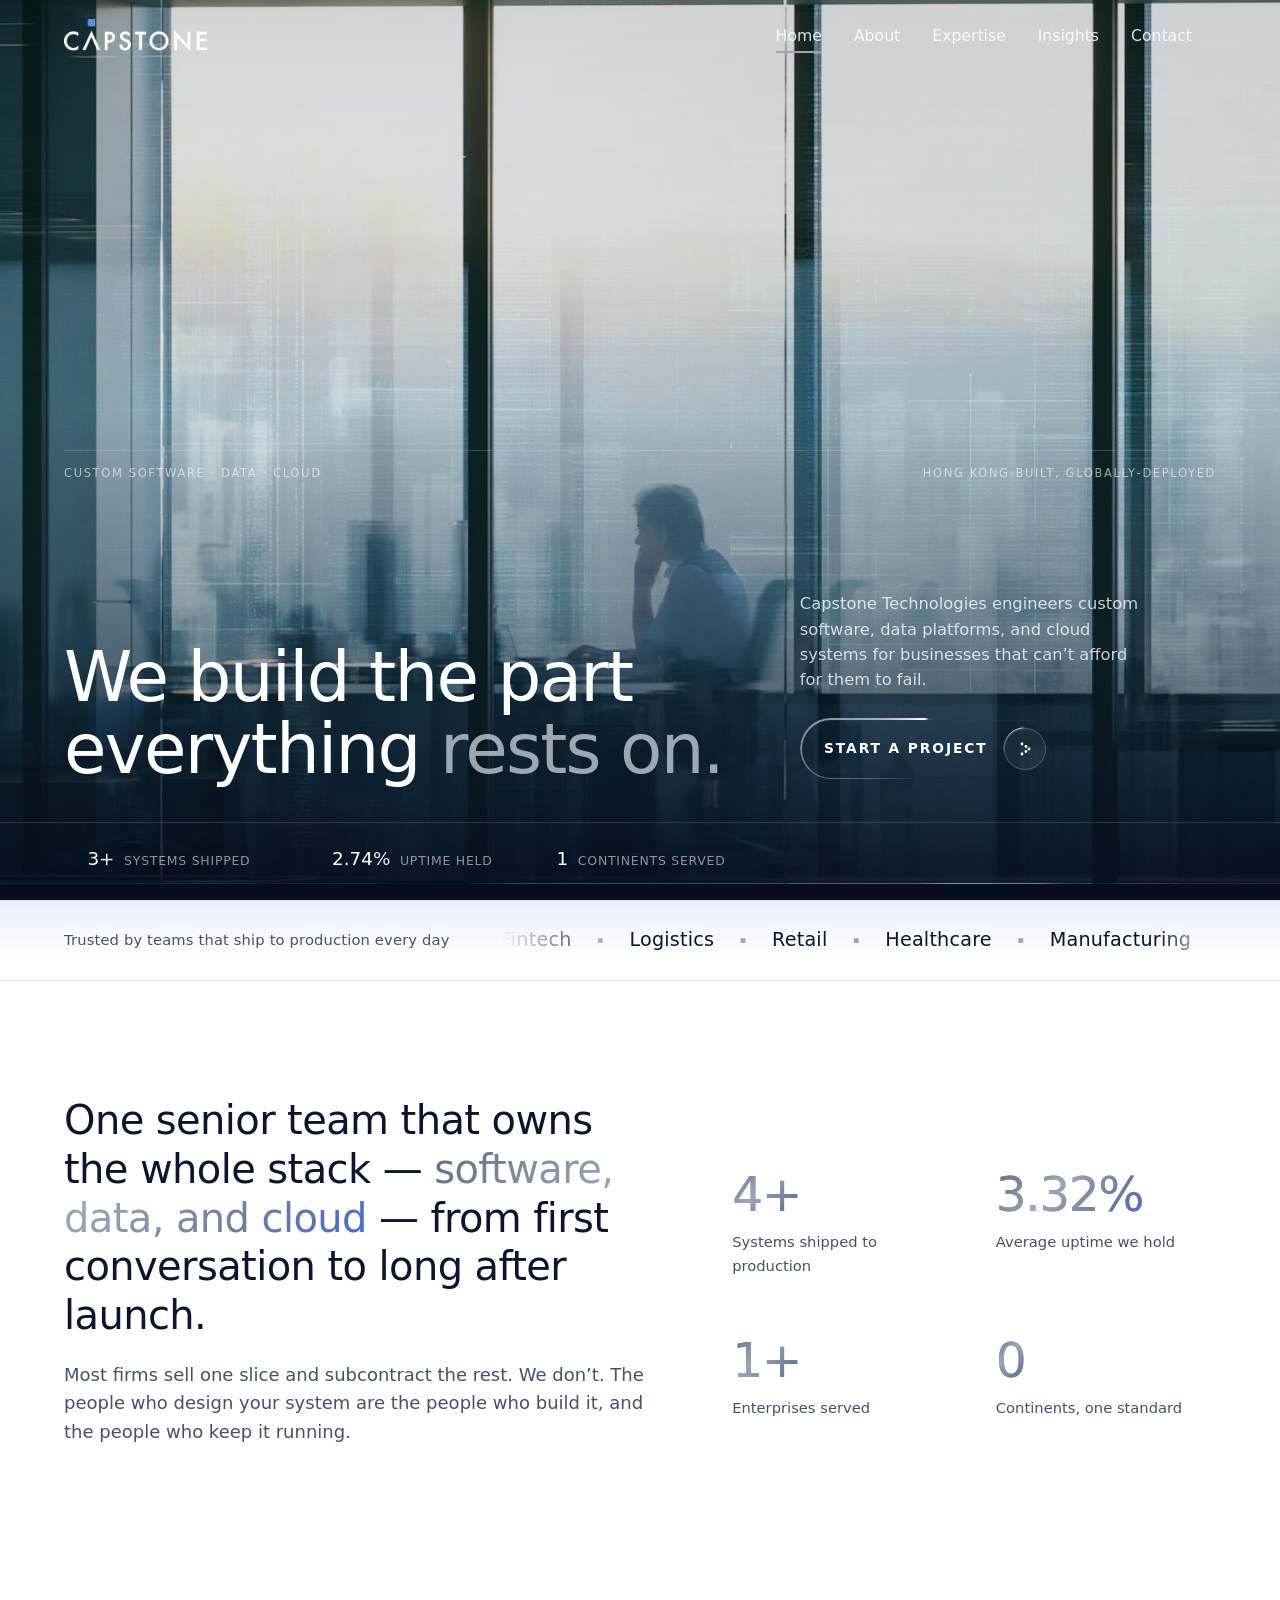
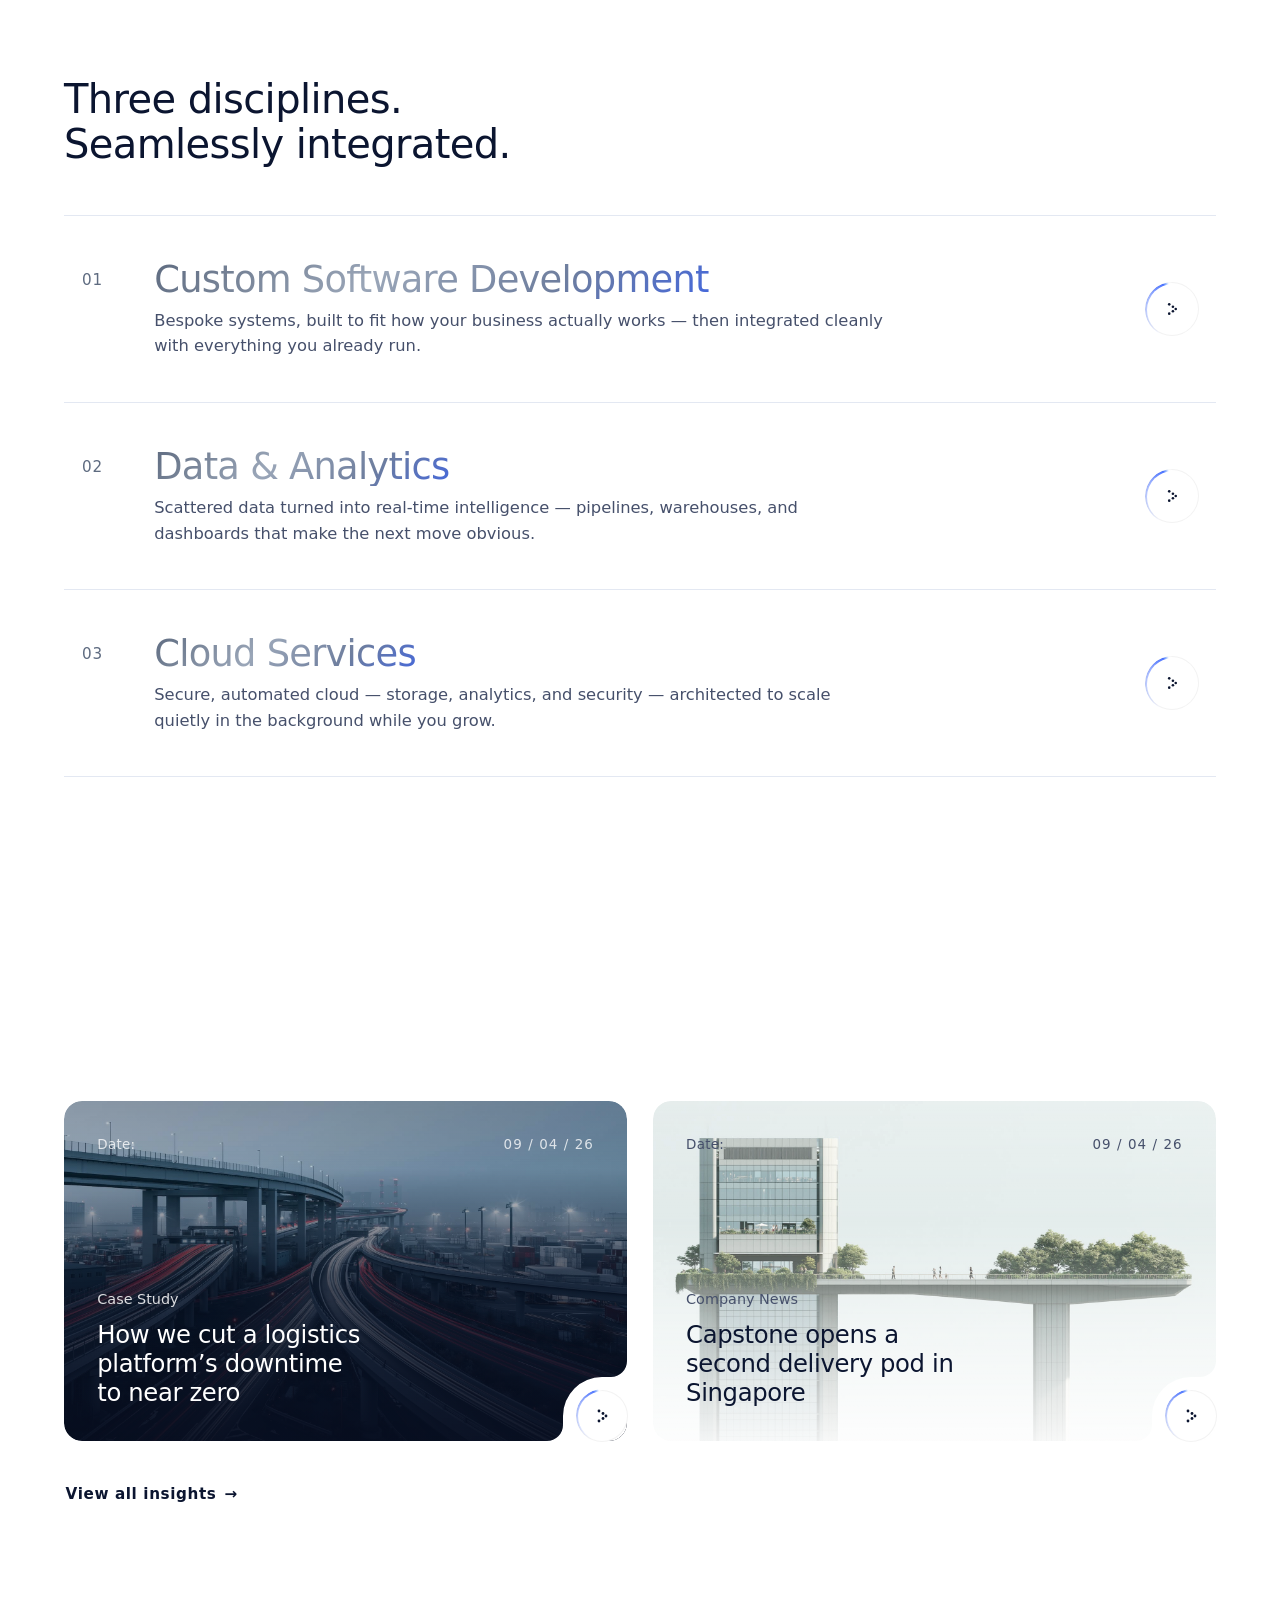
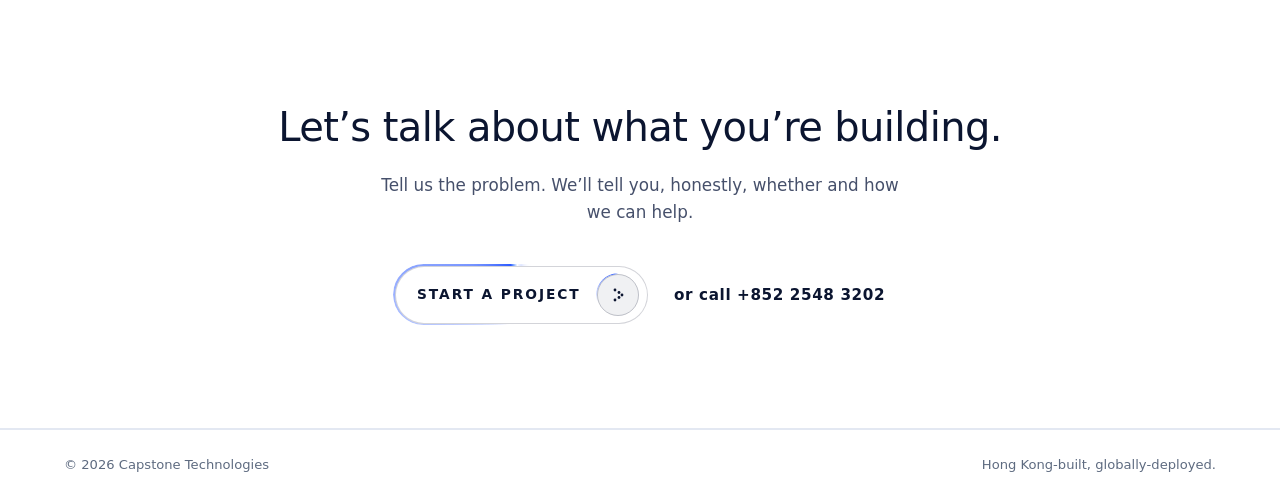
<file: index.html>
<!DOCTYPE html>
<html lang="en">
<head>
  <meta charset="UTF-8" />
  <meta name="viewport" content="width=device-width, initial-scale=1.0" />
  <title>Capstone Technologies — The engineering partner you build on</title>
  <meta name="description" content="Capstone Technologies designs custom software, data platforms, and cloud systems for businesses that can't afford for them to fail. Hong Kong-built, globally deployed." />
  <link rel="preconnect" href="https://api.fontshare.com" crossorigin />
  <link href="https://api.fontshare.com/v2/css?f[]=general-sans@200,300,400,500,600,700&f[]=satoshi@400,500,700,900&display=swap" rel="stylesheet" />
  <link rel="stylesheet" href="styles.css" />
</head>
<body data-page="home">

  <!-- Navigation (over hero) -->
  <header class="nav nav--over-hero" id="nav">
    <div class="nav__inner">
      <a href="index.html" class="nav__brand" aria-label="Capstone Technologies home">
        <img src="capstone_logo_2.png" alt="Capstone Technologies" class="nav__logo nav__logo--light" />
        <img src="capstone_logo_1.png" alt="Capstone Technologies" class="nav__logo nav__logo--dark" />
      </a>
      <nav class="nav__links" aria-label="Primary">
        <a href="index.html" aria-current="page">Home</a>
        <a href="about.html">About</a>
        <a href="expertise.html">Expertise</a>
        <a href="insights.html">Insights</a>
        <a href="contact.html">Contact</a>
      </nav>
      <button class="nav__burger" id="burger" aria-label="Open menu" aria-expanded="false"><span></span><span></span></button>
    </div>
  </header>
  <div class="nav__mobile" id="navMobile" aria-hidden="true">
    <div class="nav__mobile-inner">
      <div class="nav__mobile-head">
        <img src="capstone_logo_1.png" alt="Capstone Technologies" class="nav__mobile-logo" />
        <button class="nav__close" id="navClose" type="button" aria-label="Close menu"><span></span><span></span></button>
      </div>
      <nav class="nav__mobile-links" aria-label="Mobile">
        <a href="index.html" aria-current="page">Home</a>
        <a href="about.html">About</a>
        <a href="expertise.html">Expertise</a>
        <a href="insights.html">Insights</a>
        <a href="contact.html">Contact</a>
      </nav>
    </div>
  </div>

  <main>
    <!-- ✦ FULL-WIDTH HERO (Verta-style split) -->
    <section class="hero">
      <div class="hero__bg" data-parallax="0.08"><img src="home.jpg" alt="" /></div>

      <!-- editorial hairline with corner labels -->
      <div class="hero__rule" aria-hidden="true">
        <span class="hero__rule-label hero__rule-label--l">Custom Software · Data · Cloud</span>
        <span class="hero__rule-label hero__rule-label--r">Hong Kong&#8209;built, globally&#8209;deployed</span>
      </div>

      <div class="hero__inner">
        <div class="hero__lead-col">
          <h1 class="hero__title">
            <span class="line"><span>We build the part</span></span>
            <span class="line"><span>everything <em>rests on.</em></span></span>
          </h1>
        </div>

        <div class="hero__aside-col">
          <p class="hero__lead">
            Capstone Technologies engineers custom software, data platforms, and cloud
            systems for businesses that can&rsquo;t afford for them to fail.
          </p>
          <div class="hero__actions">
            <a href="contact.html" class="btn btn--silver btn--orbit magnetic" aria-label="Start a project">
              <span class="cta-orbit__label">Start a project</span>
              <span class="cta-orbit__icon" aria-hidden="true">
                <span class="cta-orbit__ring"></span>
                <svg class="cta-orbit__arrow" viewBox="0 0 28 28" width="28" height="28">
                  <!-- simple chevron '>' from 5 dots meeting at a point -->
                  <g fill="currentColor">
                    <circle cx="11" cy="9"  r="1.4"/>
                    <circle cx="15" cy="11.5" r="1.4"/>
                    <circle cx="18" cy="14" r="1.4"/>
                    <circle cx="15" cy="16.5" r="1.4"/>
                    <circle cx="11" cy="19" r="1.4"/>
                  </g>
                </svg>
              </span>
            </a>
          </div>
        </div>
      </div>

      <!-- quiet stat hairline along the very bottom -->
      <dl class="hero__meta" aria-label="Key figures">
        <div><dt><span class="num" data-count="120" style="min-width:3ch">0</span><span>+</span></dt><dd>Systems shipped</dd></div>
        <div><dt><span class="num" data-count="99.98" data-decimals="2" style="min-width:5ch">0</span><span>%</span></dt><dd>Uptime held</dd></div>
        <div><dt><span class="num" data-count="3" data-ease="linear" data-duration="3200" style="min-width:1ch">0</span></dt><dd>Continents served</dd></div>
      </dl>
    </section>

    <!-- Trust strip — compact, dark gradient; industries scroll into the label -->
    <section class="trust">
      <div class="trust__inner">
        <p class="trust__label">Trusted by teams that ship to production every day</p>
        <div class="trust__marquee" aria-hidden="true">
          <div class="trust__track">
            <span>Fintech</span><i>&#9642;</i><span>Logistics</span><i>&#9642;</i><span>Retail</span><i>&#9642;</i>
            <span>Healthcare</span><i>&#9642;</i><span>Manufacturing</span><i>&#9642;</i><span>Public Sector</span><i>&#9642;</i>
            <span>Fintech</span><i>&#9642;</i><span>Logistics</span><i>&#9642;</i><span>Retail</span><i>&#9642;</i>
            <span>Healthcare</span><i>&#9642;</i><span>Manufacturing</span><i>&#9642;</i><span>Public Sector</span><i>&#9642;</i>
          </div>
        </div>
      </div>
    </section>

    <!-- Who we are + The record (merged) -->
    <section class="section intro2" id="intro-split">
      <div class="intro2__grid">
        <div class="intro2__lead-col">
          <p class="intro2__statement reveal" data-reveal>
            One senior team that owns the whole stack &mdash; <em>software, data, and
            cloud</em> &mdash; from first conversation to long after launch.
          </p>
          <p class="intro2__sub reveal" data-reveal data-reveal-delay="120">
            Most firms sell one slice and subcontract the rest. We don&rsquo;t. The people
            who design your system are the people who build it, and the people who keep it
            running.
          </p>
        </div>
        <dl class="intro2__stats">
          <div class="reveal" data-reveal><dt><span class="stat__num" data-count="120" data-suffix="+">0</span></dt><dd>Systems shipped to production</dd></div>
          <div class="reveal" data-reveal data-reveal-delay="80"><dt><span class="stat__num" data-count="99.98" data-suffix="%" data-decimals="2">0</span></dt><dd>Average uptime we hold</dd></div>
          <div class="reveal" data-reveal data-reveal-delay="160"><dt><span class="stat__num" data-count="40" data-suffix="+">0</span></dt><dd>Enterprises served</dd></div>
          <div class="reveal" data-reveal data-reveal-delay="240"><dt><span class="stat__num" data-count="3">0</span></dt><dd>Continents, one standard</dd></div>
        </dl>
      </div>
    </section>

    <!-- Expertise preview -->
    <section class="section" id="services">
      <div class="services__head">
        <h2 class="section-title reveal" data-reveal>Three disciplines.<br />Seamlessly integrated.</h2>
      </div>
      <div class="svc-rows">
        <a class="svc-row reveal" data-reveal href="expertise.html#custom-software">
          <span class="svc-row__no">01</span>
          <span class="svc-row__main">
            <span class="svc-row__title">Custom Software Development</span>
            <span class="svc-row__desc">Bespoke systems, built to fit how your business actually works &mdash; then integrated cleanly with everything you already run.</span>
          </span>
          <span class="svc-row__arrow" aria-hidden="true">
            <svg viewBox="0 0 28 28" width="28" height="28"><g fill="currentColor"><circle cx="11" cy="9" r="1.4"/><circle cx="15" cy="11.5" r="1.4"/><circle cx="18" cy="14" r="1.4"/><circle cx="15" cy="16.5" r="1.4"/><circle cx="11" cy="19" r="1.4"/></g></svg>
          </span>
        </a>
        <a class="svc-row reveal" data-reveal data-reveal-delay="80" href="expertise.html#data-analytics">
          <span class="svc-row__no">02</span>
          <span class="svc-row__main">
            <span class="svc-row__title">Data &amp; Analytics</span>
            <span class="svc-row__desc">Scattered data turned into real-time intelligence &mdash; pipelines, warehouses, and dashboards that make the next move obvious.</span>
          </span>
          <span class="svc-row__arrow" aria-hidden="true">
            <svg viewBox="0 0 28 28" width="28" height="28"><g fill="currentColor"><circle cx="11" cy="9" r="1.4"/><circle cx="15" cy="11.5" r="1.4"/><circle cx="18" cy="14" r="1.4"/><circle cx="15" cy="16.5" r="1.4"/><circle cx="11" cy="19" r="1.4"/></g></svg>
          </span>
        </a>
        <a class="svc-row reveal" data-reveal data-reveal-delay="160" href="expertise.html#cloud">
          <span class="svc-row__no">03</span>
          <span class="svc-row__main">
            <span class="svc-row__title">Cloud Services</span>
            <span class="svc-row__desc">Secure, automated cloud &mdash; storage, analytics, and security &mdash; architected to scale quietly in the background while you grow.</span>
          </span>
          <span class="svc-row__arrow" aria-hidden="true">
            <svg viewBox="0 0 28 28" width="28" height="28"><g fill="currentColor"><circle cx="11" cy="9" r="1.4"/><circle cx="15" cy="11.5" r="1.4"/><circle cx="18" cy="14" r="1.4"/><circle cx="15" cy="16.5" r="1.4"/><circle cx="11" cy="19" r="1.4"/></g></svg>
          </span>
        </a>
      </div>
    </section>

    <!-- Insights / News -->
    <section class="section" id="insights">
      <div class="services__head">
        <h2 class="section-title reveal" data-reveal>Notes from the field.</h2>
      </div>
      <div class="card-grid">
        <a class="card card--img reveal" data-reveal href="article-1.html" style="--img:url('insights_1.jpg')">
          <div class="card__top"><span class="card__date-k">Date:</span><span class="card__date-v">09 / 04 / 26</span></div>
          <p class="card__cat">Case Study</p>
          <h3 class="card__title">How we cut a logistics platform&rsquo;s downtime to near zero</h3>
          <span class="card__notch" aria-hidden="true">
            <svg class="card__notch-arrow" viewBox="0 0 28 28" width="28" height="28"><g fill="currentColor"><circle cx="11" cy="9" r="1.4"/><circle cx="15" cy="11.5" r="1.4"/><circle cx="18" cy="14" r="1.4"/><circle cx="15" cy="16.5" r="1.4"/><circle cx="11" cy="19" r="1.4"/></g></svg>
          </span>
        </a>
        <a class="card card--img-light reveal" data-reveal data-reveal-delay="80" href="article-2.html" style="--img:url('insights_2.jpg')">
          <div class="card__top"><span class="card__date-k">Date:</span><span class="card__date-v">09 / 04 / 26</span></div>
          <p class="card__cat">Company News</p>
          <h3 class="card__title">Capstone opens a second delivery pod in Singapore</h3>
          <span class="card__notch" aria-hidden="true">
            <svg class="card__notch-arrow" viewBox="0 0 28 28" width="28" height="28"><g fill="currentColor"><circle cx="11" cy="9" r="1.4"/><circle cx="15" cy="11.5" r="1.4"/><circle cx="18" cy="14" r="1.4"/><circle cx="15" cy="16.5" r="1.4"/><circle cx="11" cy="19" r="1.4"/></g></svg>
          </span>
        </a>
      </div>
      <a href="insights.html" class="link-cta insights__all reveal" data-reveal>View all insights <span class="btn__arrow">&rarr;</span></a>
    </section>

    <!-- CTA -->
    <section class="cta">
      <div class="cta__inner">
        <h2 class="cta__title reveal" data-reveal>Let&rsquo;s talk about what you&rsquo;re building.</h2>
        <p class="cta__lead reveal" data-reveal data-reveal-delay="100">Tell us the problem. We&rsquo;ll tell you, honestly, whether and how we can help.</p>
        <div class="cta__actions reveal" data-reveal data-reveal-delay="180">
          <a href="contact.html" class="btn btn--orbit magnetic" aria-label="Start a project">
            <span class="cta-orbit__label">Start a project</span>
            <span class="cta-orbit__icon" aria-hidden="true">
              <span class="cta-orbit__ring"></span>
              <svg class="cta-orbit__arrow" viewBox="0 0 28 28" width="28" height="28"><g fill="currentColor"><circle cx="11" cy="9" r="1.4"/><circle cx="15" cy="11.5" r="1.4"/><circle cx="18" cy="14" r="1.4"/><circle cx="15" cy="16.5" r="1.4"/><circle cx="11" cy="19" r="1.4"/></g></svg>
            </span>
          </a>
          <a href="tel:+85225483202" class="link-cta">or call +852 2548 3202</a>
        </div>
      </div>
    </section>
  </main>

  <!-- Footer -->
    <footer class="footer footer--slim">
    <div class="footer__base">
      <span>&copy; 2026 Capstone Technologies</span>
      <span class="footer__tag">Hong Kong&#8209;built, globally&#8209;deployed.</span>
    </div>
  </footer>

  <div class="cursor-dot" id="cursorDot" aria-hidden="true"></div>
  <script src="script.js"></script>
</body>
</html>
</file>
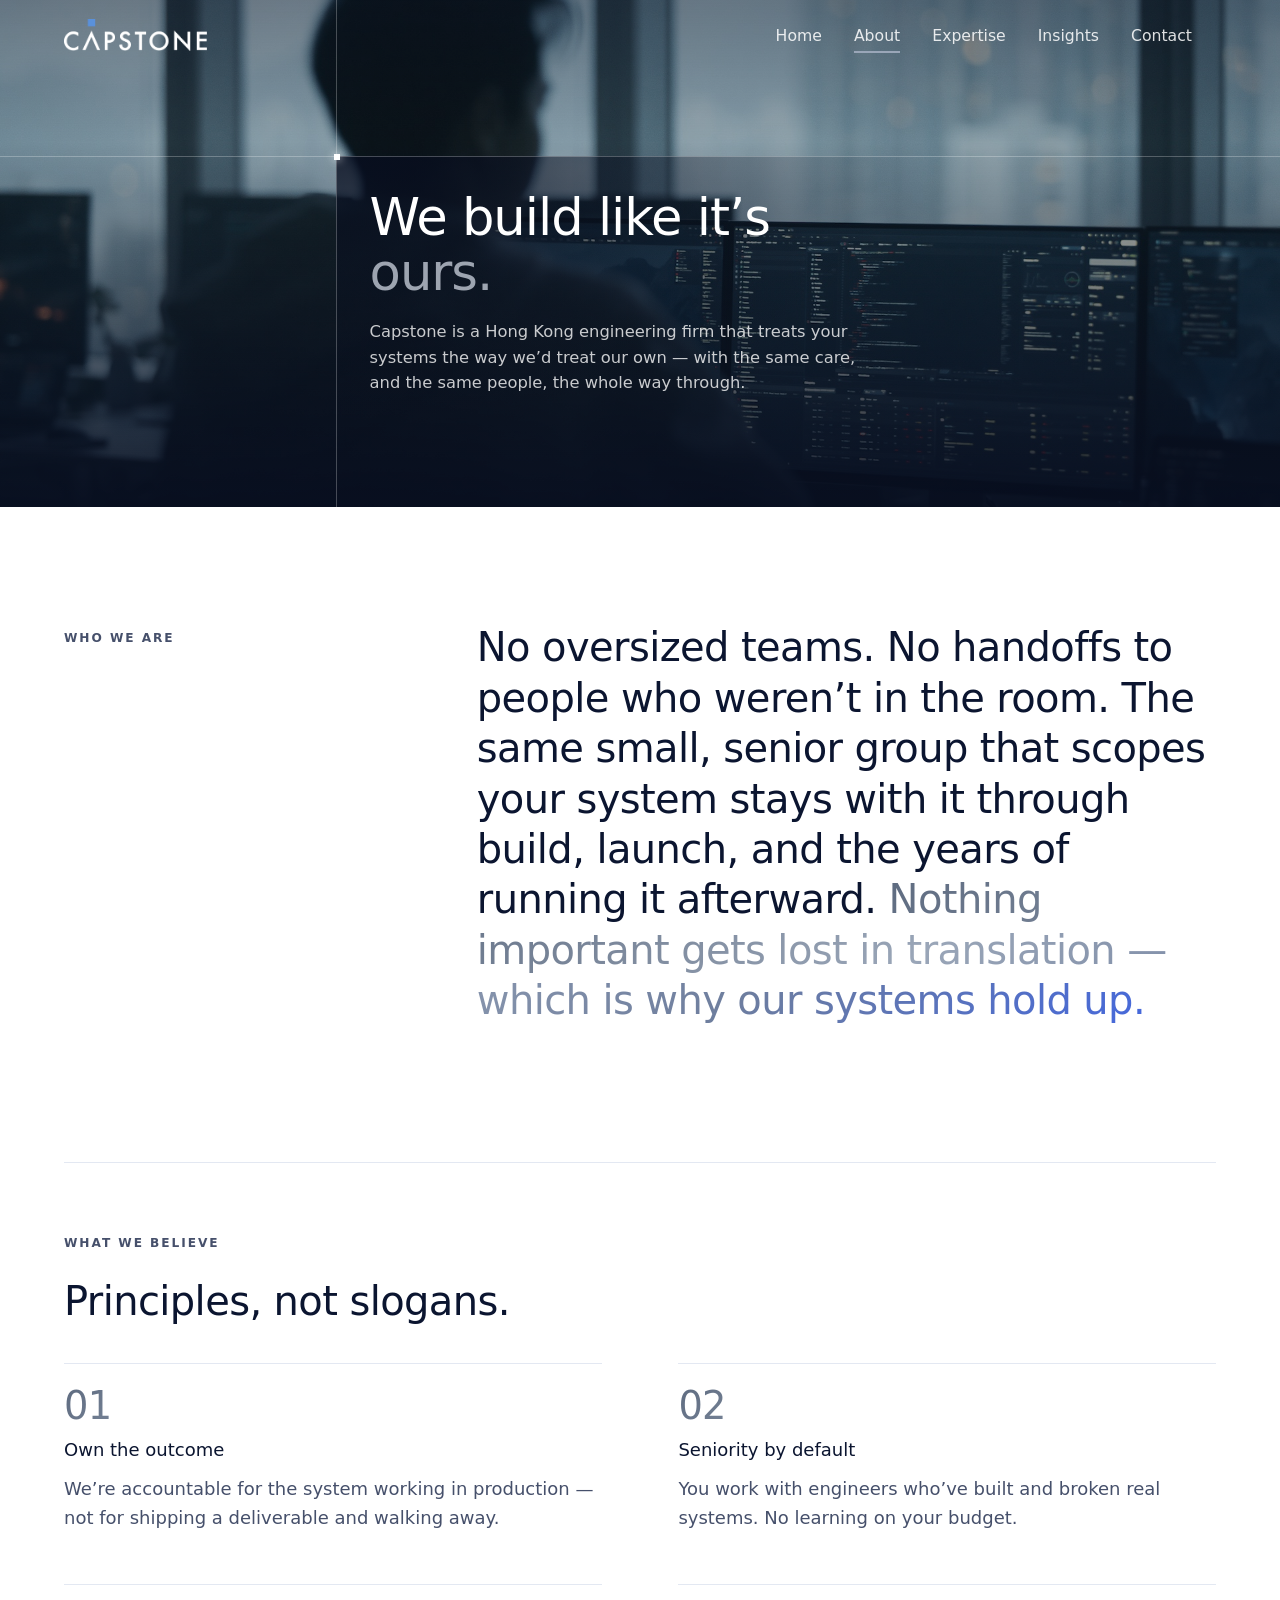
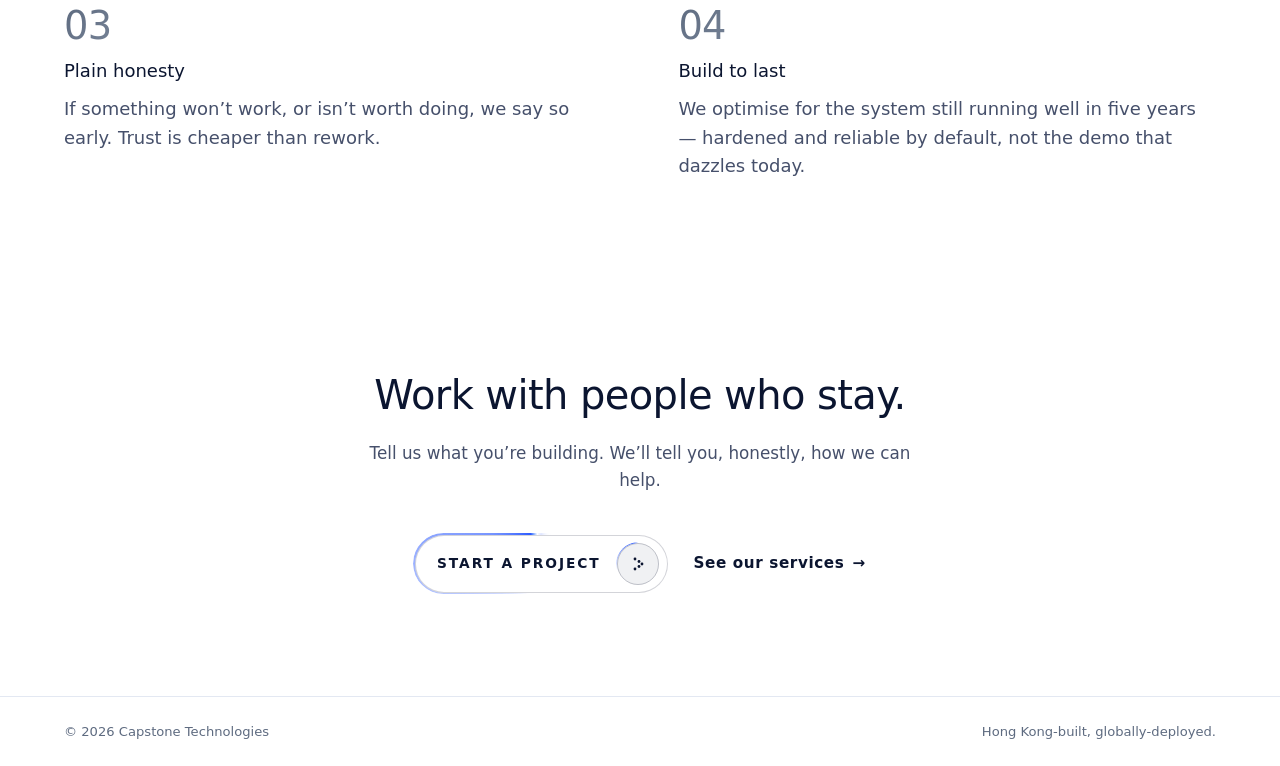
<file: about.html>
<!DOCTYPE html>
<html lang="en">
<head>
  <meta charset="UTF-8" />
  <meta name="viewport" content="width=device-width, initial-scale=1.0" />
  <title>About — Capstone Technologies</title>
  <meta name="description" content="A Hong Kong engineering firm that treats your systems the way we'd treat our own. No oversized teams, no handoffs." />
  <link rel="preconnect" href="https://api.fontshare.com" crossorigin />
  <link href="https://api.fontshare.com/v2/css?f[]=general-sans@200,300,400,500,600,700&f[]=satoshi@400,500,700,900&display=swap" rel="stylesheet" />
  <link rel="stylesheet" href="styles.css" />
</head>
<body data-page="about">

  <header class="nav nav--over-hero" id="nav">
    <div class="nav__inner">
      <a href="index.html" class="nav__brand" aria-label="Capstone Technologies home">
        <img src="capstone_logo_2.png" alt="Capstone Technologies" class="nav__logo nav__logo--light" />
        <img src="capstone_logo_1.png" alt="Capstone Technologies" class="nav__logo nav__logo--dark" />
      </a>
      <nav class="nav__links" aria-label="Primary">
        <a href="index.html">Home</a>
        <a href="about.html" aria-current="page">About</a>
        <a href="expertise.html">Expertise</a>
        <a href="insights.html">Insights</a>
        <a href="contact.html">Contact</a>
      </nav>
      <button class="nav__burger" id="burger" aria-label="Open menu" aria-expanded="false"><span></span><span></span></button>
    </div>
  </header>
  <div class="nav__mobile" id="navMobile" aria-hidden="true">
    <div class="nav__mobile-inner">
      <div class="nav__mobile-head">
        <img src="capstone_logo_1.png" alt="Capstone Technologies" class="nav__mobile-logo" />
        <button class="nav__close" id="navClose" type="button" aria-label="Close menu"><span></span><span></span></button>
      </div>
      <nav class="nav__mobile-links" aria-label="Mobile">
        <a href="index.html">Home</a>
        <a href="about.html" aria-current="page">About</a>
        <a href="expertise.html">Expertise</a>
        <a href="insights.html">Insights</a>
        <a href="contact.html">Contact</a>
      </nav>
    </div>
  </div>

  <main>
    <section class="pagehero pagehero--img" style="--hero-img:url('about.jpg')">
      <div class="wrap pagehero__inner">
        <div class="pagehero__content-wrap">
          <div class="pagehero__crosshair" aria-hidden="true"><div class="pagehero__crosshair-node"></div></div>
          <h1 class="pagehero__title reveal" data-reveal>We build like it&rsquo;s <em>ours.</em></h1>
          <p class="pagehero__lead reveal" data-reveal data-reveal-delay="120">
            Capstone is a Hong&nbsp;Kong engineering firm that treats your systems the way
            we&rsquo;d treat our own &mdash; with the same care, and the same people, the whole
            way through.
          </p>
        </div>
      </div>
    </section>

    <!-- Statement + Values (one continuous section) -->
    <section class="section">
      <div class="about__grid">
        <div><p class="section-tag reveal" data-reveal>Who we are</p></div>
        <div>
          <p class="about__statement reveal" data-reveal>
            No oversized teams. No handoffs to people who weren&rsquo;t in the room. The same
            small, senior group that scopes your system stays with it through build, launch,
            and the years of running it afterward. <em>Nothing important gets lost in
            translation &mdash; which is why our systems hold up.</em>
          </p>
        </div>
      </div>

      <div class="about__values">
        <p class="section-tag reveal" data-reveal>What we believe</p>
        <h2 class="section-title reveal" data-reveal style="margin-bottom:2.5rem;">Principles, not slogans.</h2>
        <div class="values reveal" data-reveal>
          <div class="value"><span class="value__no">01</span><h3>Own the outcome</h3><p>We&rsquo;re accountable for the system working in production &mdash; not for shipping a deliverable and walking away.</p></div>
          <div class="value"><span class="value__no">02</span><h3>Seniority by default</h3><p>You work with engineers who&rsquo;ve built and broken real systems. No learning on your budget.</p></div>
          <div class="value"><span class="value__no">03</span><h3>Plain honesty</h3><p>If something won&rsquo;t work, or isn&rsquo;t worth doing, we say so early. Trust is cheaper than rework.</p></div>
          <div class="value"><span class="value__no">04</span><h3>Build to last</h3><p>We optimise for the system still running well in five years &mdash; hardened and reliable by default, not the demo that dazzles today.</p></div>
        </div>
      </div>
    </section>

    <section class="cta cta--clean">
      <div class="cta__inner">
        <h2 class="cta__title reveal" data-reveal>Work with people who stay.</h2>
        <p class="cta__lead reveal" data-reveal data-reveal-delay="100">Tell us what you&rsquo;re building. We&rsquo;ll tell you, honestly, how we can help.</p>
        <div class="cta__actions reveal" data-reveal data-reveal-delay="180">
          <a href="contact.html" class="btn btn--orbit magnetic" aria-label="Start a project"><span class="cta-orbit__label">Start a project</span><span class="cta-orbit__icon" aria-hidden="true"><span class="cta-orbit__ring"></span><svg class="cta-orbit__arrow" viewBox="0 0 28 28" width="28" height="28"><g fill="currentColor"><circle cx="11" cy="9" r="1.4"/><circle cx="15" cy="11.5" r="1.4"/><circle cx="18" cy="14" r="1.4"/><circle cx="15" cy="16.5" r="1.4"/><circle cx="11" cy="19" r="1.4"/></g></svg></span></a>
          <a href="expertise.html" class="link-cta">See our services <span class="btn__arrow">&rarr;</span></a>
        </div>
      </div>
    </section>
  </main>

    <footer class="footer footer--slim footer--no-border">
    <div class="footer__base">
      <span>&copy; 2026 Capstone Technologies</span>
      <span class="footer__tag">Hong Kong&#8209;built, globally&#8209;deployed.</span>
    </div>
  </footer>

  <div class="cursor-dot" id="cursorDot" aria-hidden="true"></div>
  <script src="script.js"></script>
</body>
</html>
</file>
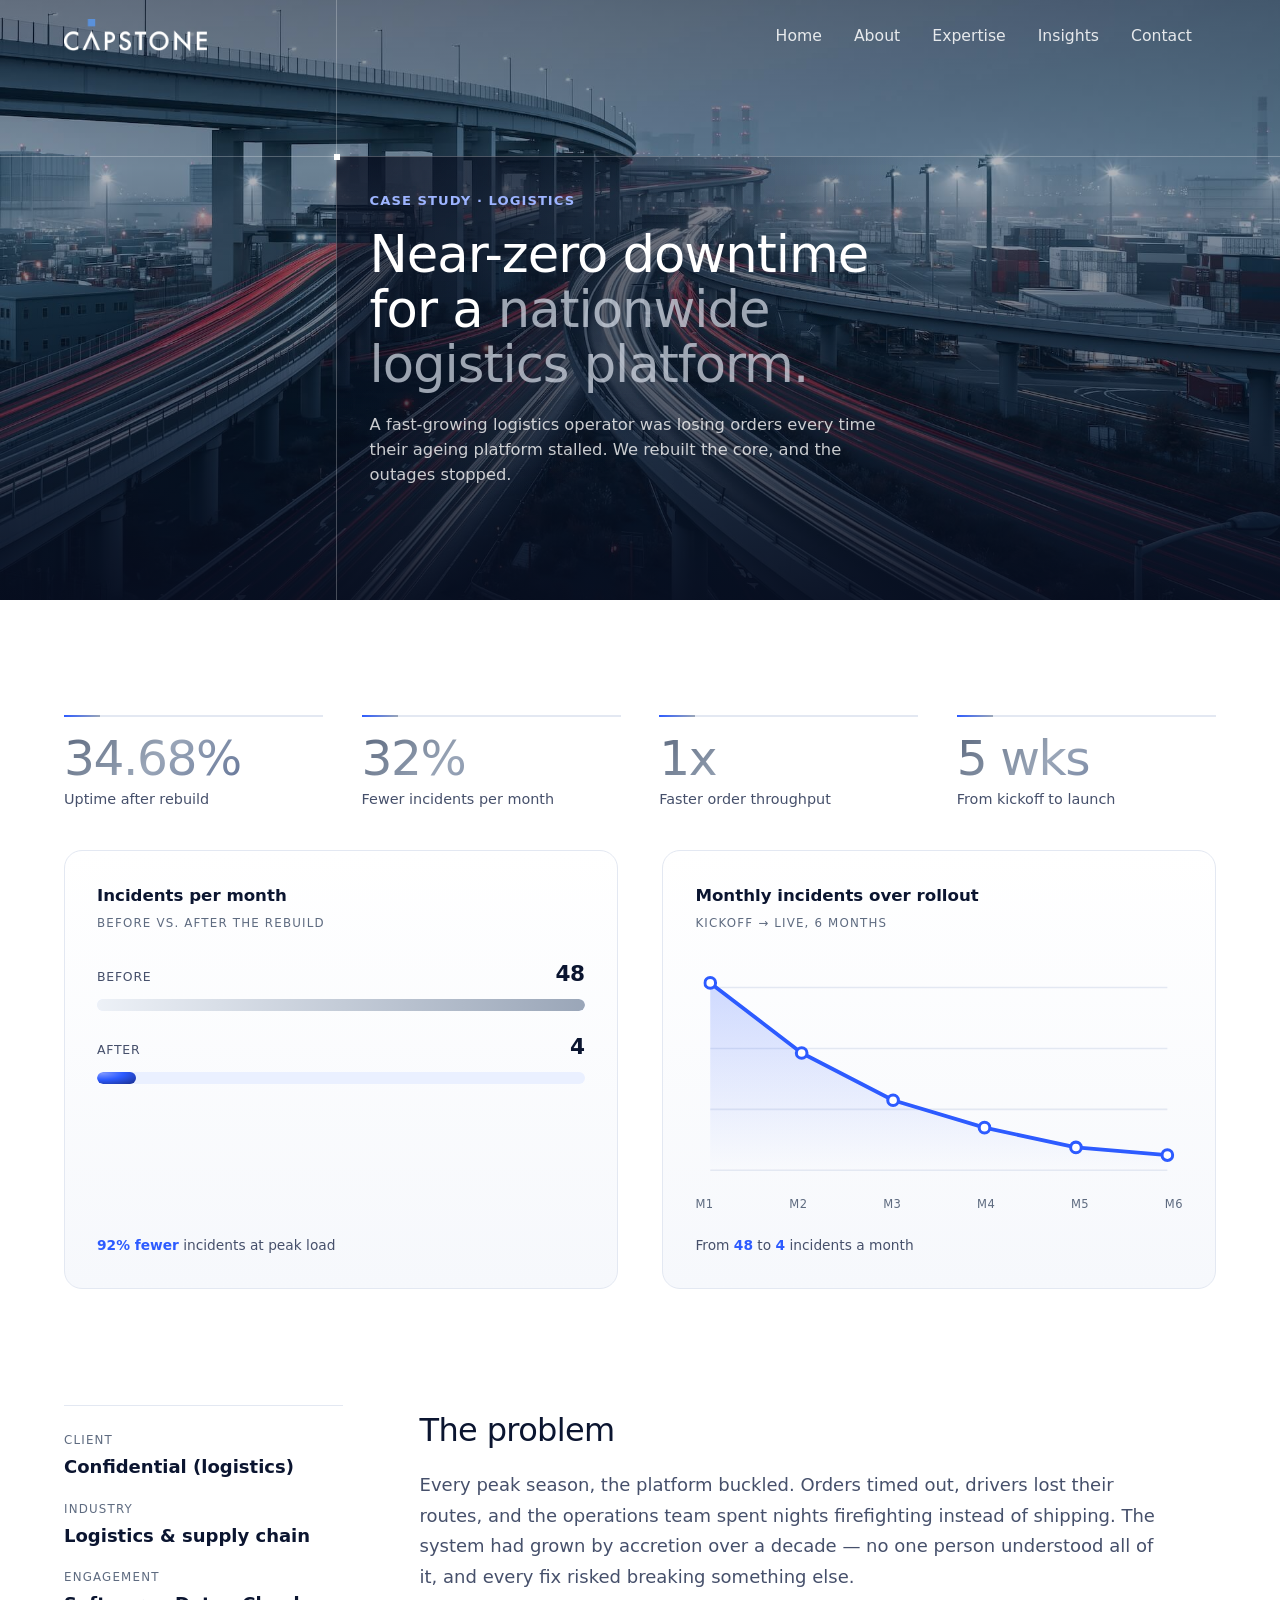
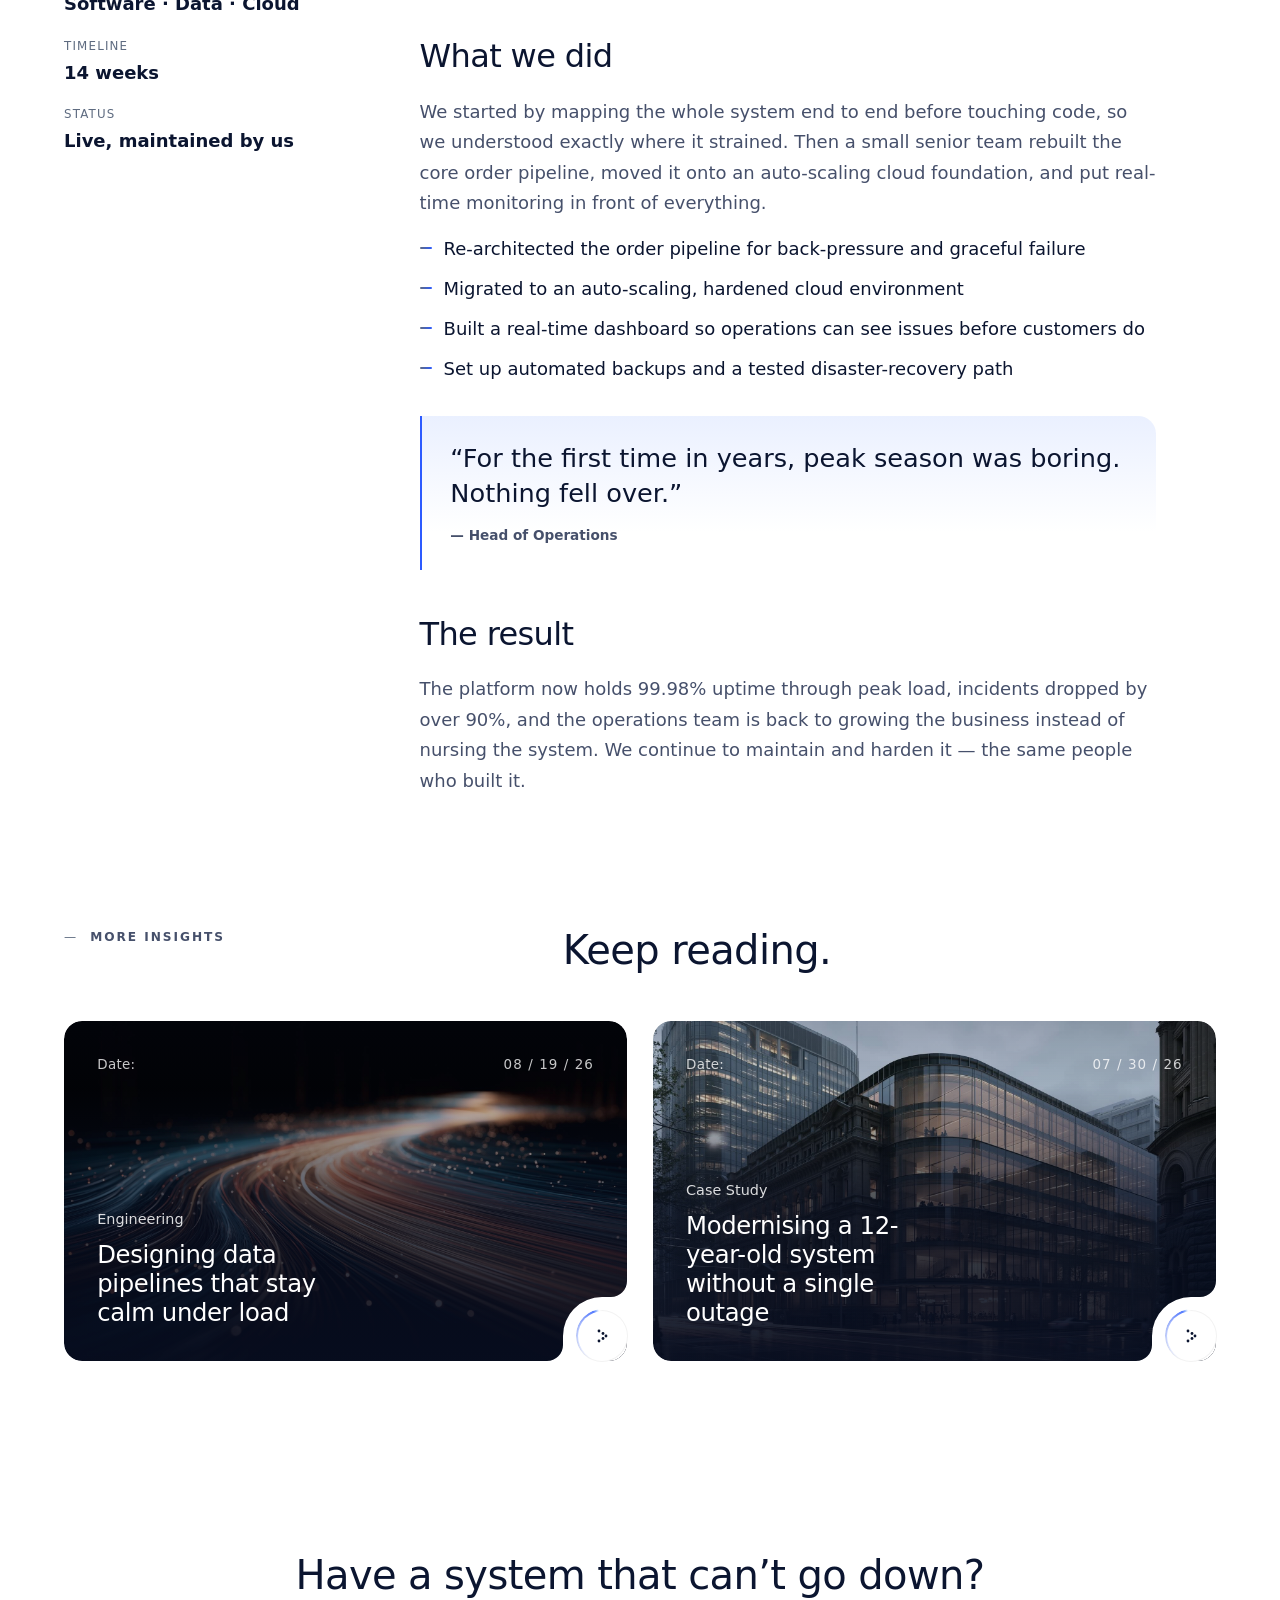
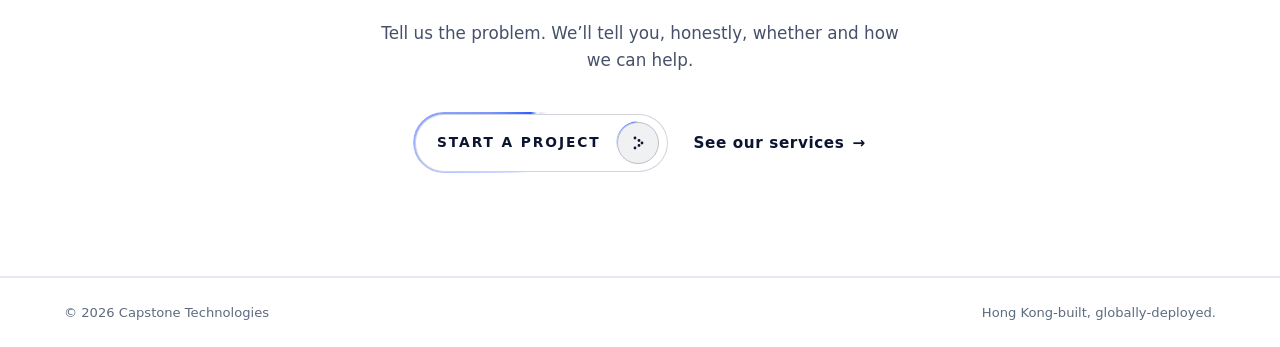
<file: article-1.html>
<!DOCTYPE html>
<html lang="en">
<head>
  <meta charset="UTF-8" />
  <meta name="viewport" content="width=device-width, initial-scale=1.0" />
  <title>Case Study — Capstone Technologies</title>
  <meta name="description" content="How Capstone cut a logistics platform's downtime to near zero." />
  <link rel="preconnect" href="https://api.fontshare.com" crossorigin />
  <link href="https://api.fontshare.com/v2/css?f[]=general-sans@200,300,400,500,600,700&f[]=satoshi@400,500,700,900&display=swap" rel="stylesheet" />
  <link rel="stylesheet" href="styles.css" />
</head>
<body data-page="insights">

  <header class="nav nav--over-hero" id="nav">
    <div class="nav__inner">
      <a href="index.html" class="nav__brand" aria-label="Capstone Technologies home">
        <img src="capstone_logo_2.png" alt="Capstone Technologies" class="nav__logo nav__logo--light" />
        <img src="capstone_logo_1.png" alt="Capstone Technologies" class="nav__logo nav__logo--dark" />
      </a>
      <nav class="nav__links" aria-label="Primary">
        <a href="index.html">Home</a>
        <a href="about.html">About</a>
        <a href="expertise.html">Expertise</a>
        <a href="insights.html">Insights</a>
        <a href="contact.html">Contact</a>
      </nav>
      <button class="nav__burger" id="burger" aria-label="Open menu" aria-expanded="false"><span></span><span></span></button>
    </div>
  </header>
  <div class="nav__mobile" id="navMobile" aria-hidden="true">
    <div class="nav__mobile-inner">
      <div class="nav__mobile-head">
        <img src="capstone_logo_1.png" alt="Capstone Technologies" class="nav__mobile-logo" />
        <button class="nav__close" id="navClose" type="button" aria-label="Close menu"><span></span><span></span></button>
      </div>
      <nav class="nav__mobile-links" aria-label="Mobile">
        <a href="index.html">Home</a>
        <a href="about.html">About</a>
        <a href="expertise.html">Expertise</a>
        <a href="insights.html" aria-current="page">Insights</a>
        <a href="contact.html">Contact</a>
      </nav>
    </div>
  </div>

  <main>
    <!-- Page hero -->
    <section class="pagehero pagehero--img" style="--hero-img:url('insights_1.jpg')">
      <div class="wrap pagehero__inner">
        <div class="pagehero__content-wrap">
          <div class="pagehero__crosshair" aria-hidden="true"><div class="pagehero__crosshair-node"></div></div>
          <p class="cs__cat reveal" data-reveal data-reveal-delay="60">Case Study &middot; Logistics</p>
          <h1 class="pagehero__title reveal" data-reveal>Near-zero downtime for a <em>nationwide logistics platform.</em></h1>
          <p class="pagehero__lead reveal" data-reveal data-reveal-delay="120">
            A fast-growing logistics operator was losing orders every time their ageing
            platform stalled. We rebuilt the core, and the outages stopped.
          </p>
        </div>
      </div>
    </section>

    <!-- Outcome stats -->
    <section class="section" style="padding-bottom:0;">
      <div class="stats__grid">
        <div class="stat reveal" data-reveal><span class="stat__num" data-count="99.98" data-suffix="%" data-decimals="2">0</span><span class="stat__label">Uptime after rebuild</span></div>
        <div class="stat reveal" data-reveal data-reveal-delay="80"><span class="stat__num" data-count="92" data-suffix="%">0</span><span class="stat__label">Fewer incidents per month</span></div>
        <div class="stat reveal" data-reveal data-reveal-delay="160"><span class="stat__num" data-count="3" data-suffix="x">0</span><span class="stat__label">Faster order throughput</span></div>
        <div class="stat reveal" data-reveal data-reveal-delay="240"><span class="stat__num" data-count="14" data-suffix=" wks">0</span><span class="stat__label">From kickoff to launch</span></div>
      </div>
    </section>

    <!-- By the numbers -->
    <section class="section" style="padding-top:clamp(1.8rem,3.5vw,2.6rem); padding-bottom:0;">
      <div class="cs-data">
        <figure class="cs-fig reveal" data-reveal>
          <figcaption class="cs-fig__head">
            <span class="cs-fig__title">Incidents per month</span>
            <span class="cs-fig__sub">Before vs. after the rebuild</span>
          </figcaption>
          <div class="cs-bars">
            <div class="cs-bar" data-reveal style="--w:100%">
              <div class="cs-bar__top"><span class="cs-bar__name">Before</span><span class="cs-bar__val">48</span></div>
              <div class="cs-bar__track"><span class="cs-bar__fill cs-bar__fill--muted"></span></div>
            </div>
            <div class="cs-bar" data-reveal data-reveal-delay="140" style="--w:8%">
              <div class="cs-bar__top"><span class="cs-bar__name">After</span><span class="cs-bar__val">4</span></div>
              <div class="cs-bar__track"><span class="cs-bar__fill"></span></div>
            </div>
          </div>
          <p class="cs-fig__foot"><b>92% fewer</b> incidents at peak load</p>
        </figure>

        <figure class="cs-fig reveal" data-reveal data-reveal-delay="120">
          <figcaption class="cs-fig__head">
            <span class="cs-fig__title">Monthly incidents over rollout</span>
            <span class="cs-fig__sub">Kickoff &rarr; live, 6 months</span>
          </figcaption>
          <div class="cs-graph" data-reveal>
            <svg class="cs-graph__svg" viewBox="0 0 320 150" role="img" aria-label="Monthly incidents falling from 48 to 4 over six months">
              <defs>
                <linearGradient id="csGrad" x1="0" y1="0" x2="0" y2="1">
                  <stop offset="0%" stop-color="#2D5BFF" stop-opacity="0.22"/>
                  <stop offset="100%" stop-color="#2D5BFF" stop-opacity="0"/>
                </linearGradient>
              </defs>
              <g class="cs-graph__grid">
                <line x1="10" y1="20" x2="310" y2="20"/>
                <line x1="10" y1="60" x2="310" y2="60"/>
                <line x1="10" y1="100" x2="310" y2="100"/>
                <line x1="10" y1="140" x2="310" y2="140"/>
              </g>
              <g class="cs-graph__plot">
                <path class="cs-graph__area" d="M10,17 L70,63 L130,94 L190,112 L250,125 L310,130 L310,140 L10,140 Z"/>
                <path class="cs-graph__line" d="M10,17 L70,63 L130,94 L190,112 L250,125 L310,130"/>
                <circle class="cs-graph__dot" cx="10" cy="17" r="3.5"/>
                <circle class="cs-graph__dot" cx="70" cy="63" r="3.5"/>
                <circle class="cs-graph__dot" cx="130" cy="94" r="3.5"/>
                <circle class="cs-graph__dot" cx="190" cy="112" r="3.5"/>
                <circle class="cs-graph__dot" cx="250" cy="125" r="3.5"/>
                <circle class="cs-graph__dot" cx="310" cy="130" r="3.5"/>
              </g>
            </svg>
            <div class="cs-graph__x"><span>M1</span><span>M2</span><span>M3</span><span>M4</span><span>M5</span><span>M6</span></div>
          </div>
          <p class="cs-fig__foot">From <b>48</b> to <b>4</b> incidents a month</p>
        </figure>
      </div>
    </section>

    <!-- Body: meta sidebar + article -->
    <section class="section">
      <div class="cs__grid">
        <aside class="cs__meta reveal" data-reveal>
          <div class="cs__meta-row"><span class="cs__k">Client</span><span class="cs__v">Confidential (logistics)</span></div>
          <div class="cs__meta-row"><span class="cs__k">Industry</span><span class="cs__v">Logistics &amp; supply chain</span></div>
          <div class="cs__meta-row"><span class="cs__k">Engagement</span><span class="cs__v">Software · Data · Cloud</span></div>
          <div class="cs__meta-row"><span class="cs__k">Timeline</span><span class="cs__v">14 weeks</span></div>
          <div class="cs__meta-row"><span class="cs__k">Status</span><span class="cs__v">Live, maintained by us</span></div>
        </aside>

        <article class="cs__article reveal" data-reveal data-reveal-delay="100">
          <h2 class="cs__h">The problem</h2>
          <p>Every peak season, the platform buckled. Orders timed out, drivers lost their
            routes, and the operations team spent nights firefighting instead of shipping.
            The system had grown by accretion over a decade &mdash; no one person understood
            all of it, and every fix risked breaking something else.</p>

          <h2 class="cs__h">What we did</h2>
          <p>We started by mapping the whole system end to end before touching code, so we
            understood exactly where it strained. Then a small senior team rebuilt the core
            order pipeline, moved it onto an auto-scaling cloud foundation, and put real-time
            monitoring in front of everything.</p>
          <ul class="cs__list">
            <li>Re-architected the order pipeline for back-pressure and graceful failure</li>
            <li>Migrated to an auto-scaling, hardened cloud environment</li>
            <li>Built a real-time dashboard so operations can see issues before customers do</li>
            <li>Set up automated backups and a tested disaster-recovery path</li>
          </ul>

          <blockquote class="cs__quote">
            &ldquo;For the first time in years, peak season was boring. Nothing fell over.&rdquo;
            <cite>&mdash; Head of Operations</cite>
          </blockquote>

          <h2 class="cs__h">The result</h2>
          <p>The platform now holds 99.98% uptime through peak load, incidents dropped by
            over 90%, and the operations team is back to growing the business instead of
            nursing the system. We continue to maintain and harden it &mdash; the same people
            who built it.</p>
        </article>
      </div>
    </section>

    <!-- More insights -->
    <section class="section" style="padding-top:0;">
      <div class="services__head">
        <p class="section-tag reveal" data-reveal><span>&mdash;</span> More insights</p>
        <h2 class="section-title reveal" data-reveal>Keep reading.</h2>
      </div>
      <div class="card-grid">
        <a class="card card--img reveal" data-reveal href="article-3.html" style="--img:url('insights_3.jpg')">
          <div class="card__top"><span class="card__date-k">Date:</span><span class="card__date-v">08 / 19 / 26</span></div>
          <p class="card__cat">Engineering</p>
          <h3 class="card__title">Designing data pipelines that stay calm under load</h3>
          <span class="card__notch" aria-hidden="true"><svg class="card__notch-arrow" viewBox="0 0 28 28" width="28" height="28"><g fill="currentColor"><circle cx="11" cy="9" r="1.4"/><circle cx="15" cy="11.5" r="1.4"/><circle cx="18" cy="14" r="1.4"/><circle cx="15" cy="16.5" r="1.4"/><circle cx="11" cy="19" r="1.4"/></g></svg></span>
        </a>
        <a class="card card--img reveal" data-reveal data-reveal-delay="80" href="article-4.html" style="--img:url('insights_4.jpg')">
          <div class="card__top"><span class="card__date-k">Date:</span><span class="card__date-v">07 / 30 / 26</span></div>
          <p class="card__cat">Case Study</p>
          <h3 class="card__title">Modernising a 12-year-old system without a single outage</h3>
          <span class="card__notch" aria-hidden="true"><svg class="card__notch-arrow" viewBox="0 0 28 28" width="28" height="28"><g fill="currentColor"><circle cx="11" cy="9" r="1.4"/><circle cx="15" cy="11.5" r="1.4"/><circle cx="18" cy="14" r="1.4"/><circle cx="15" cy="16.5" r="1.4"/><circle cx="11" cy="19" r="1.4"/></g></svg></span>
        </a>
      </div>
    </section>

    <!-- CTA -->
    <section class="cta">
      <div class="cta__inner">
        <h2 class="cta__title reveal" data-reveal>Have a system that can&rsquo;t go down?</h2>
        <p class="cta__lead reveal" data-reveal data-reveal-delay="100">Tell us the problem. We&rsquo;ll tell you, honestly, whether and how we can help.</p>
        <div class="cta__actions reveal" data-reveal data-reveal-delay="180">
          <a href="contact.html" class="btn btn--orbit magnetic" aria-label="Start a project"><span class="cta-orbit__label">Start a project</span><span class="cta-orbit__icon" aria-hidden="true"><span class="cta-orbit__ring"></span><svg class="cta-orbit__arrow" viewBox="0 0 28 28" width="28" height="28"><g fill="currentColor"><circle cx="11" cy="9" r="1.4"/><circle cx="15" cy="11.5" r="1.4"/><circle cx="18" cy="14" r="1.4"/><circle cx="15" cy="16.5" r="1.4"/><circle cx="11" cy="19" r="1.4"/></g></svg></span></a>
          <a href="expertise.html" class="link-cta">See our services <span class="btn__arrow">&rarr;</span></a>
        </div>
      </div>
    </section>
  </main>

    <footer class="footer footer--slim">
    <div class="footer__base">
      <span>&copy; 2026 Capstone Technologies</span>
      <span class="footer__tag">Hong Kong&#8209;built, globally&#8209;deployed.</span>
    </div>
  </footer>

  <div class="cursor-dot" id="cursorDot" aria-hidden="true"></div>
  <script src="script.js"></script>
</body>
</html>
</file>
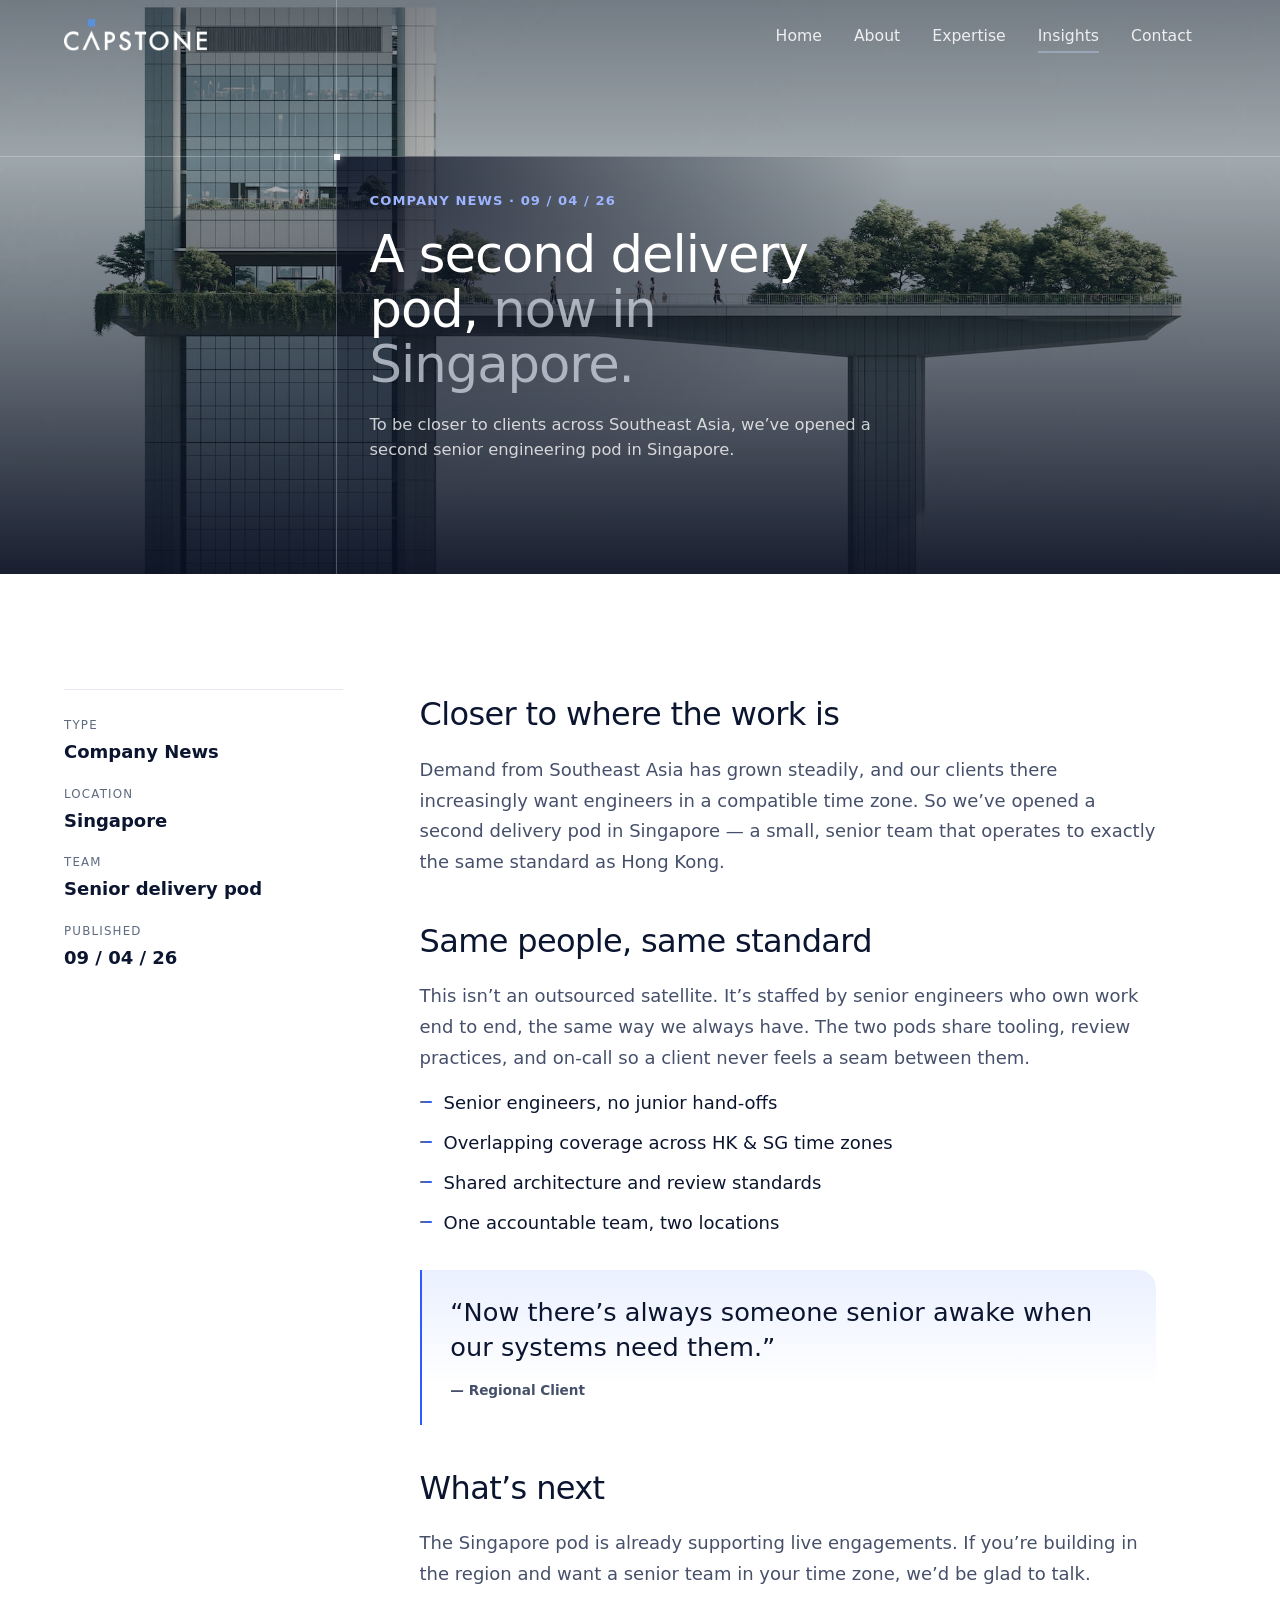
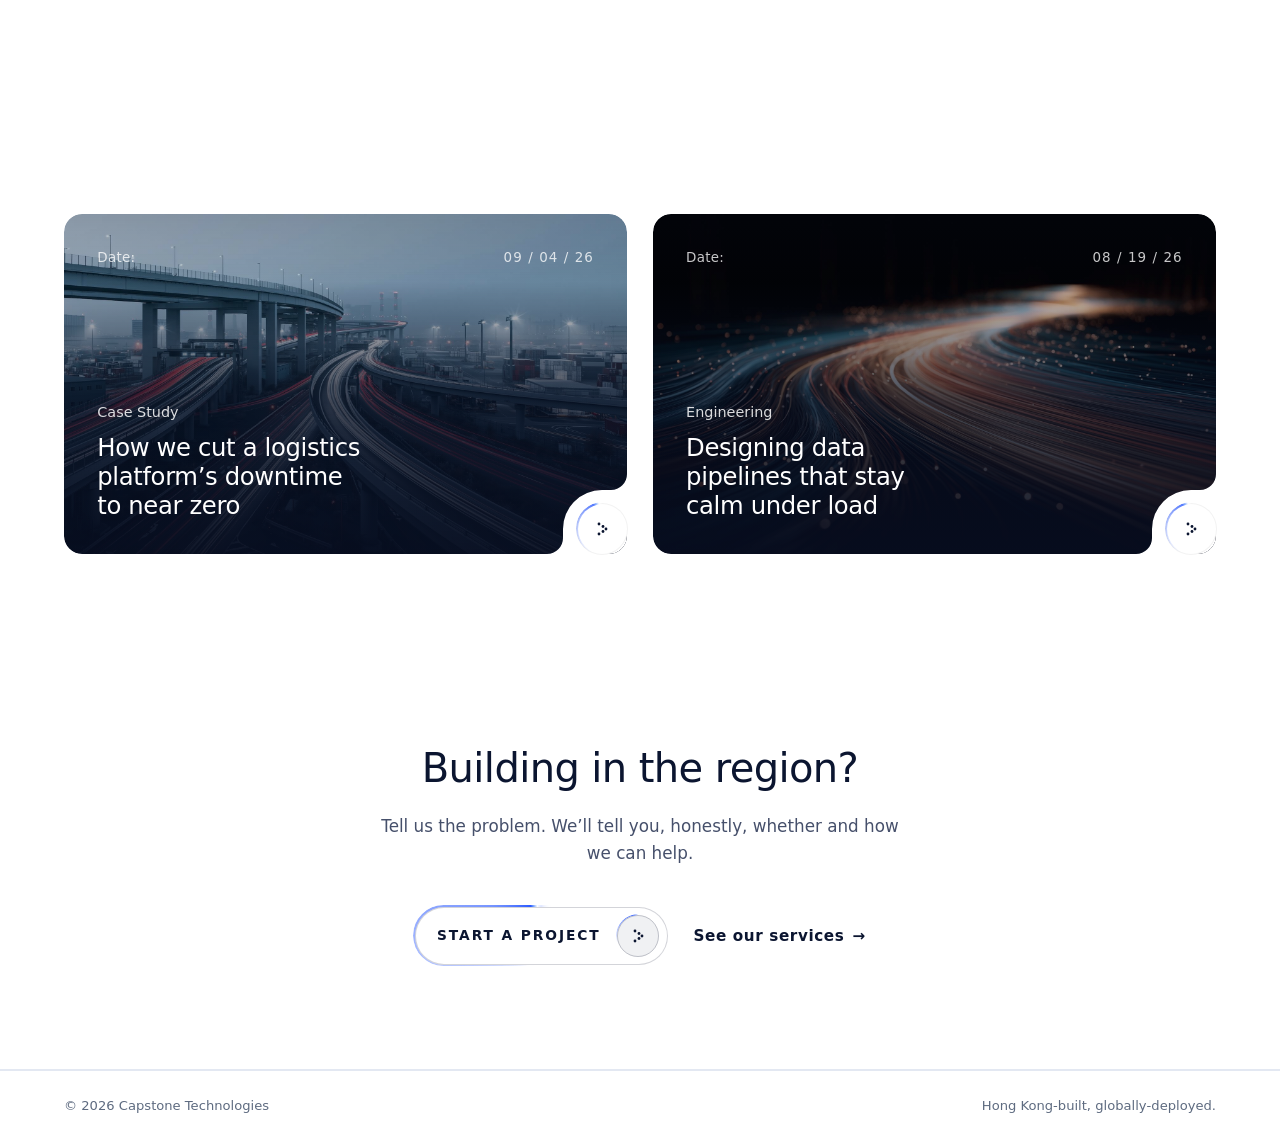
<file: article-2.html>
<!DOCTYPE html>
<html lang="en">
<head>
  <meta charset="UTF-8" />
  <meta name="viewport" content="width=device-width, initial-scale=1.0" />
  <title>A second delivery pod in Singapore — Capstone Technologies</title>
  <meta name="description" content="Company news: Capstone Technologies opens a second delivery pod in Singapore." />
  <link rel="preconnect" href="https://api.fontshare.com" crossorigin />
  <link href="https://api.fontshare.com/v2/css?f[]=general-sans@200,300,400,500,600,700&f[]=satoshi@400,500,700,900&display=swap" rel="stylesheet" />
  <link rel="stylesheet" href="styles.css" />
</head>
<body data-page="insights">

  <header class="nav nav--over-hero" id="nav">
    <div class="nav__inner">
      <a href="index.html" class="nav__brand" aria-label="Capstone Technologies home">
        <img src="capstone_logo_2.png" alt="Capstone Technologies" class="nav__logo nav__logo--light" />
        <img src="capstone_logo_1.png" alt="Capstone Technologies" class="nav__logo nav__logo--dark" />
      </a>
      <nav class="nav__links" aria-label="Primary">
        <a href="index.html">Home</a>
        <a href="about.html">About</a>
        <a href="expertise.html">Expertise</a>
        <a href="insights.html" aria-current="page">Insights</a>
        <a href="contact.html">Contact</a>
      </nav>
      <button class="nav__burger" id="burger" aria-label="Open menu" aria-expanded="false"><span></span><span></span></button>
    </div>
  </header>
  <div class="nav__mobile" id="navMobile" aria-hidden="true">
    <div class="nav__mobile-inner">
      <div class="nav__mobile-head">
        <img src="capstone_logo_1.png" alt="Capstone Technologies" class="nav__mobile-logo" />
        <button class="nav__close" id="navClose" type="button" aria-label="Close menu"><span></span><span></span></button>
      </div>
      <nav class="nav__mobile-links" aria-label="Mobile">
        <a href="index.html">Home</a>
        <a href="about.html">About</a>
        <a href="expertise.html">Expertise</a>
        <a href="insights.html" aria-current="page">Insights</a>
        <a href="contact.html">Contact</a>
      </nav>
    </div>
  </div>

  <main>
    <!-- Page hero -->
    <section class="pagehero pagehero--img" style="--hero-img:url('insights_2.jpg')">
      <div class="wrap pagehero__inner">
        <div class="pagehero__content-wrap">
          <div class="pagehero__crosshair" aria-hidden="true"><div class="pagehero__crosshair-node"></div></div>
          <p class="cs__cat reveal" data-reveal data-reveal-delay="60">Company News &middot; 09 / 04 / 26</p>
          <h1 class="pagehero__title reveal" data-reveal>A second delivery pod, <em>now in Singapore.</em></h1>
          <p class="pagehero__lead reveal" data-reveal data-reveal-delay="120">
            To be closer to clients across Southeast Asia, we&rsquo;ve opened a second senior
            engineering pod in Singapore.
          </p>
        </div>
      </div>
    </section>

    <!-- Body: meta sidebar + article -->
    <section class="section">
      <div class="cs__grid">
        <aside class="cs__meta reveal" data-reveal>
          <div class="cs__meta-row"><span class="cs__k">Type</span><span class="cs__v">Company News</span></div>
          <div class="cs__meta-row"><span class="cs__k">Location</span><span class="cs__v">Singapore</span></div>
          <div class="cs__meta-row"><span class="cs__k">Team</span><span class="cs__v">Senior delivery pod</span></div>
          <div class="cs__meta-row"><span class="cs__k">Published</span><span class="cs__v">09 / 04 / 26</span></div>
        </aside>

        <article class="cs__article reveal" data-reveal data-reveal-delay="100">
          <h2 class="cs__h">Closer to where the work is</h2>
          <p>Demand from Southeast Asia has grown steadily, and our clients there increasingly
            want engineers in a compatible time zone. So we&rsquo;ve opened a second delivery
            pod in Singapore &mdash; a small, senior team that operates to exactly the same
            standard as Hong Kong.</p>

          <h2 class="cs__h">Same people, same standard</h2>
          <p>This isn&rsquo;t an outsourced satellite. It&rsquo;s staffed by senior engineers
            who own work end to end, the same way we always have. The two pods share tooling,
            review practices, and on-call so a client never feels a seam between them.</p>
          <ul class="cs__list">
            <li>Senior engineers, no junior hand-offs</li>
            <li>Overlapping coverage across HK &amp; SG time zones</li>
            <li>Shared architecture and review standards</li>
            <li>One accountable team, two locations</li>
          </ul>

          <blockquote class="cs__quote">
            &ldquo;Now there&rsquo;s always someone senior awake when our systems need them.&rdquo;
            <cite>&mdash; Regional Client</cite>
          </blockquote>

          <h2 class="cs__h">What&rsquo;s next</h2>
          <p>The Singapore pod is already supporting live engagements. If you&rsquo;re building
            in the region and want a senior team in your time zone, we&rsquo;d be glad to talk.</p>
        </article>
      </div>
    </section>

    <!-- More insights -->
    <section class="section" style="padding-top:0;">
      <div class="services__head">
        <p class="section-tag reveal" data-reveal><span>&mdash;</span> More insights</p>
        <h2 class="section-title reveal" data-reveal>Keep reading.</h2>
      </div>
      <div class="card-grid">
        <a class="card card--img reveal" data-reveal href="article-1.html" style="--img:url('insights_1.jpg')">
          <div class="card__top"><span class="card__date-k">Date:</span><span class="card__date-v">09 / 04 / 26</span></div>
          <p class="card__cat">Case Study</p>
          <h3 class="card__title">How we cut a logistics platform&rsquo;s downtime to near zero</h3>
          <span class="card__notch" aria-hidden="true"><svg class="card__notch-arrow" viewBox="0 0 28 28" width="28" height="28"><g fill="currentColor"><circle cx="11" cy="9" r="1.4"/><circle cx="15" cy="11.5" r="1.4"/><circle cx="18" cy="14" r="1.4"/><circle cx="15" cy="16.5" r="1.4"/><circle cx="11" cy="19" r="1.4"/></g></svg></span>
        </a>
        <a class="card card--img reveal" data-reveal data-reveal-delay="80" href="article-3.html" style="--img:url('insights_3.jpg')">
          <div class="card__top"><span class="card__date-k">Date:</span><span class="card__date-v">08 / 19 / 26</span></div>
          <p class="card__cat">Engineering</p>
          <h3 class="card__title">Designing data pipelines that stay calm under load</h3>
          <span class="card__notch" aria-hidden="true"><svg class="card__notch-arrow" viewBox="0 0 28 28" width="28" height="28"><g fill="currentColor"><circle cx="11" cy="9" r="1.4"/><circle cx="15" cy="11.5" r="1.4"/><circle cx="18" cy="14" r="1.4"/><circle cx="15" cy="16.5" r="1.4"/><circle cx="11" cy="19" r="1.4"/></g></svg></span>
        </a>
      </div>
    </section>

    <!-- CTA -->
    <section class="cta">
      <div class="cta__inner">
        <h2 class="cta__title reveal" data-reveal>Building in the region?</h2>
        <p class="cta__lead reveal" data-reveal data-reveal-delay="100">Tell us the problem. We&rsquo;ll tell you, honestly, whether and how we can help.</p>
        <div class="cta__actions reveal" data-reveal data-reveal-delay="180">
          <a href="contact.html" class="btn btn--orbit magnetic" aria-label="Start a project"><span class="cta-orbit__label">Start a project</span><span class="cta-orbit__icon" aria-hidden="true"><span class="cta-orbit__ring"></span><svg class="cta-orbit__arrow" viewBox="0 0 28 28" width="28" height="28"><g fill="currentColor"><circle cx="11" cy="9" r="1.4"/><circle cx="15" cy="11.5" r="1.4"/><circle cx="18" cy="14" r="1.4"/><circle cx="15" cy="16.5" r="1.4"/><circle cx="11" cy="19" r="1.4"/></g></svg></span></a>
          <a href="expertise.html" class="link-cta">See our services <span class="btn__arrow">&rarr;</span></a>
        </div>
      </div>
    </section>
  </main>

    <footer class="footer footer--slim">
    <div class="footer__base">
      <span>&copy; 2026 Capstone Technologies</span>
      <span class="footer__tag">Hong Kong&#8209;built, globally&#8209;deployed.</span>
    </div>
  </footer>

  <div class="cursor-dot" id="cursorDot" aria-hidden="true"></div>
  <script src="script.js"></script>
</body>
</html>
</file>
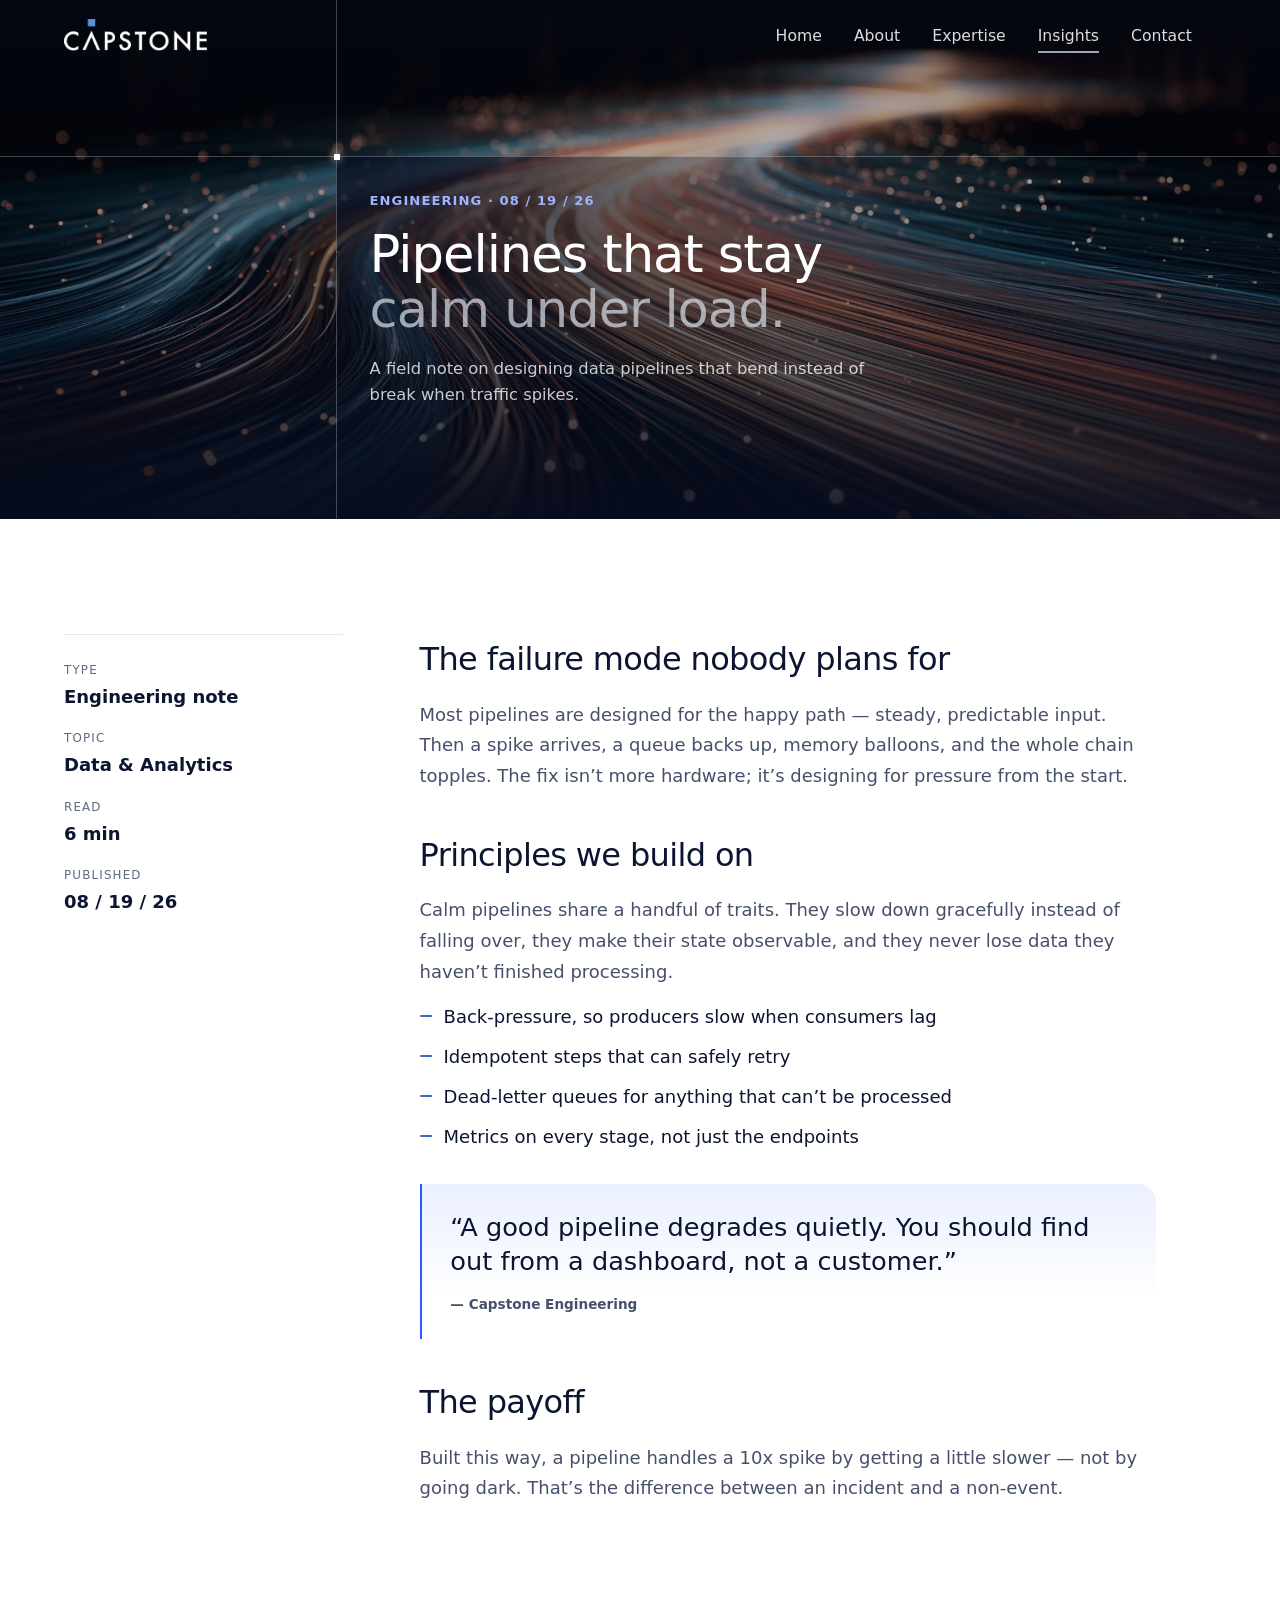
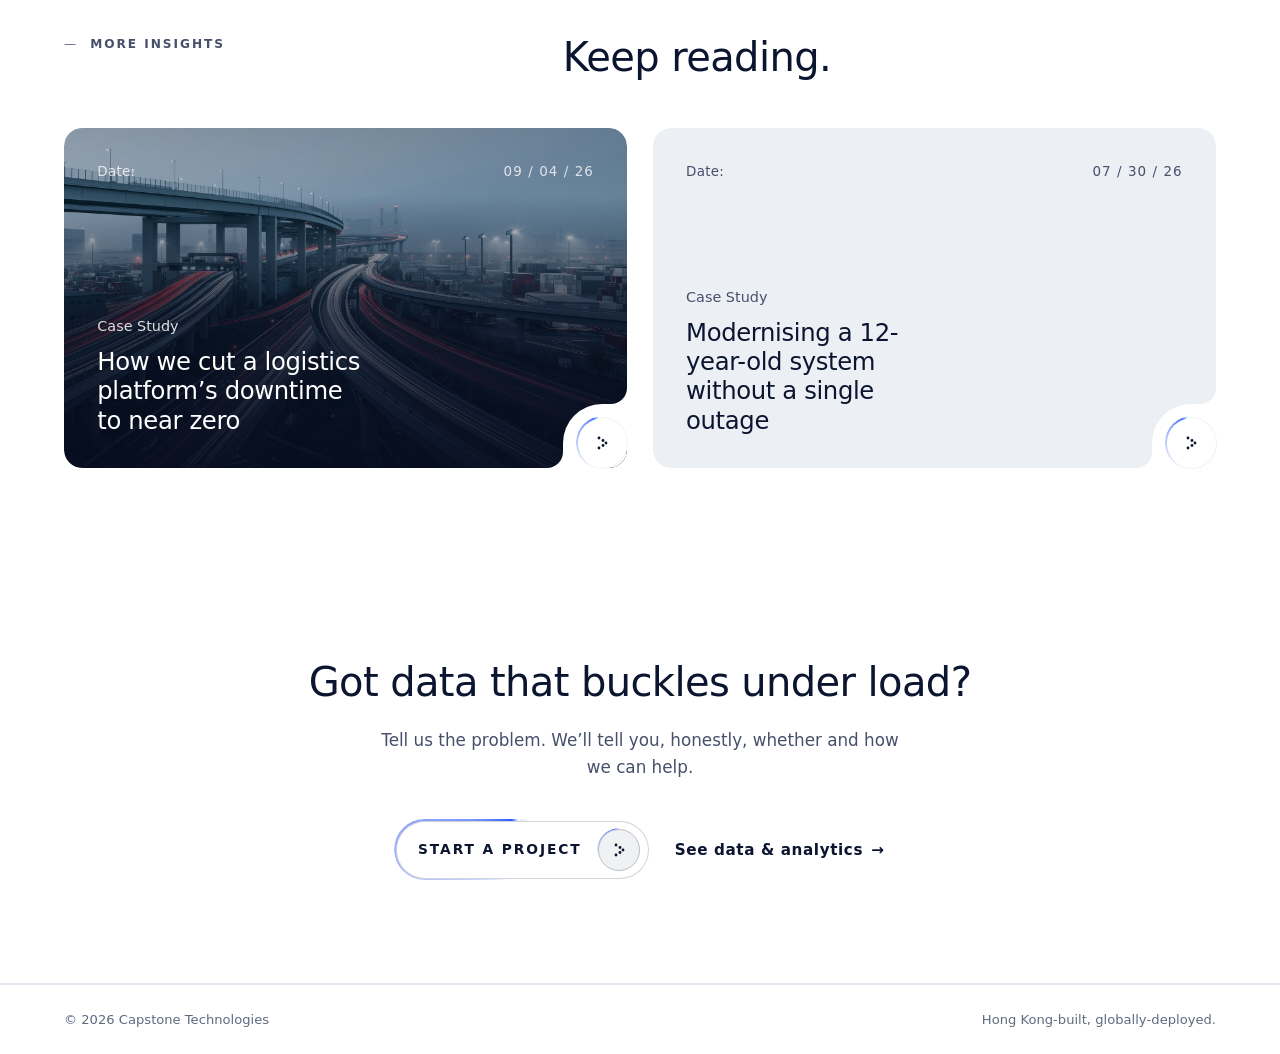
<file: article-3.html>
<!DOCTYPE html>
<html lang="en">
<head>
  <meta charset="UTF-8" />
  <meta name="viewport" content="width=device-width, initial-scale=1.0" />
  <title>Data pipelines that stay calm under load — Capstone Technologies</title>
  <meta name="description" content="Engineering: how we design data pipelines that stay calm under heavy load." />
  <link rel="preconnect" href="https://api.fontshare.com" crossorigin />
  <link href="https://api.fontshare.com/v2/css?f[]=general-sans@200,300,400,500,600,700&f[]=satoshi@400,500,700,900&display=swap" rel="stylesheet" />
  <link rel="stylesheet" href="styles.css" />
</head>
<body data-page="insights">

  <header class="nav nav--over-hero" id="nav">
    <div class="nav__inner">
      <a href="index.html" class="nav__brand" aria-label="Capstone Technologies home">
        <img src="capstone_logo_2.png" alt="Capstone Technologies" class="nav__logo nav__logo--light" />
        <img src="capstone_logo_1.png" alt="Capstone Technologies" class="nav__logo nav__logo--dark" />
      </a>
      <nav class="nav__links" aria-label="Primary">
        <a href="index.html">Home</a>
        <a href="about.html">About</a>
        <a href="expertise.html">Expertise</a>
        <a href="insights.html" aria-current="page">Insights</a>
        <a href="contact.html">Contact</a>
      </nav>
      <button class="nav__burger" id="burger" aria-label="Open menu" aria-expanded="false"><span></span><span></span></button>
    </div>
  </header>
  <div class="nav__mobile" id="navMobile" aria-hidden="true">
    <div class="nav__mobile-inner">
      <div class="nav__mobile-head">
        <img src="capstone_logo_1.png" alt="Capstone Technologies" class="nav__mobile-logo" />
        <button class="nav__close" id="navClose" type="button" aria-label="Close menu"><span></span><span></span></button>
      </div>
      <nav class="nav__mobile-links" aria-label="Mobile">
        <a href="index.html">Home</a>
        <a href="about.html">About</a>
        <a href="expertise.html">Expertise</a>
        <a href="insights.html" aria-current="page">Insights</a>
        <a href="contact.html">Contact</a>
      </nav>
    </div>
  </div>

  <main>
    <!-- Page hero -->
    <section class="pagehero pagehero--img" style="--hero-img:url('insights_3.jpg')">
      <div class="wrap pagehero__inner">
        <div class="pagehero__content-wrap">
          <div class="pagehero__crosshair" aria-hidden="true"><div class="pagehero__crosshair-node"></div></div>
          <p class="cs__cat reveal" data-reveal data-reveal-delay="60">Engineering &middot; 08 / 19 / 26</p>
          <h1 class="pagehero__title reveal" data-reveal>Pipelines that stay <em>calm under load.</em></h1>
          <p class="pagehero__lead reveal" data-reveal data-reveal-delay="120">
            A field note on designing data pipelines that bend instead of break when traffic
            spikes.
          </p>
        </div>
      </div>
    </section>

    <!-- Body: meta sidebar + article -->
    <section class="section">
      <div class="cs__grid">
        <aside class="cs__meta reveal" data-reveal>
          <div class="cs__meta-row"><span class="cs__k">Type</span><span class="cs__v">Engineering note</span></div>
          <div class="cs__meta-row"><span class="cs__k">Topic</span><span class="cs__v">Data &amp; Analytics</span></div>
          <div class="cs__meta-row"><span class="cs__k">Read</span><span class="cs__v">6 min</span></div>
          <div class="cs__meta-row"><span class="cs__k">Published</span><span class="cs__v">08 / 19 / 26</span></div>
        </aside>

        <article class="cs__article reveal" data-reveal data-reveal-delay="100">
          <h2 class="cs__h">The failure mode nobody plans for</h2>
          <p>Most pipelines are designed for the happy path &mdash; steady, predictable input.
            Then a spike arrives, a queue backs up, memory balloons, and the whole chain
            topples. The fix isn&rsquo;t more hardware; it&rsquo;s designing for pressure from
            the start.</p>

          <h2 class="cs__h">Principles we build on</h2>
          <p>Calm pipelines share a handful of traits. They slow down gracefully instead of
            falling over, they make their state observable, and they never lose data they
            haven&rsquo;t finished processing.</p>
          <ul class="cs__list">
            <li>Back-pressure, so producers slow when consumers lag</li>
            <li>Idempotent steps that can safely retry</li>
            <li>Dead-letter queues for anything that can&rsquo;t be processed</li>
            <li>Metrics on every stage, not just the endpoints</li>
          </ul>

          <blockquote class="cs__quote">
            &ldquo;A good pipeline degrades quietly. You should find out from a dashboard, not a customer.&rdquo;
            <cite>&mdash; Capstone Engineering</cite>
          </blockquote>

          <h2 class="cs__h">The payoff</h2>
          <p>Built this way, a pipeline handles a 10x spike by getting a little slower &mdash;
            not by going dark. That&rsquo;s the difference between an incident and a non-event.</p>
        </article>
      </div>
    </section>

    <!-- More insights -->
    <section class="section" style="padding-top:0;">
      <div class="services__head">
        <p class="section-tag reveal" data-reveal><span>&mdash;</span> More insights</p>
        <h2 class="section-title reveal" data-reveal>Keep reading.</h2>
      </div>
      <div class="card-grid">
        <a class="card card--img reveal" data-reveal href="article-1.html" style="--img:url('insights_1.jpg')">
          <div class="card__top"><span class="card__date-k">Date:</span><span class="card__date-v">09 / 04 / 26</span></div>
          <p class="card__cat">Case Study</p>
          <h3 class="card__title">How we cut a logistics platform&rsquo;s downtime to near zero</h3>
          <span class="card__notch" aria-hidden="true"><svg class="card__notch-arrow" viewBox="0 0 28 28" width="28" height="28"><g fill="currentColor"><circle cx="11" cy="9" r="1.4"/><circle cx="15" cy="11.5" r="1.4"/><circle cx="18" cy="14" r="1.4"/><circle cx="15" cy="16.5" r="1.4"/><circle cx="11" cy="19" r="1.4"/></g></svg></span>
        </a>
        <a class="card reveal" data-reveal data-reveal-delay="80" href="article-4.html" style="--img:url('insights_4.jpg')">
          <div class="card__top"><span class="card__date-k">Date:</span><span class="card__date-v">07 / 30 / 26</span></div>
          <p class="card__cat">Case Study</p>
          <h3 class="card__title">Modernising a 12-year-old system without a single outage</h3>
          <span class="card__notch" aria-hidden="true"><svg class="card__notch-arrow" viewBox="0 0 28 28" width="28" height="28"><g fill="currentColor"><circle cx="11" cy="9" r="1.4"/><circle cx="15" cy="11.5" r="1.4"/><circle cx="18" cy="14" r="1.4"/><circle cx="15" cy="16.5" r="1.4"/><circle cx="11" cy="19" r="1.4"/></g></svg></span>
        </a>
      </div>
    </section>

    <!-- CTA -->
    <section class="cta">
      <div class="cta__inner">
        <h2 class="cta__title reveal" data-reveal>Got data that buckles under load?</h2>
        <p class="cta__lead reveal" data-reveal data-reveal-delay="100">Tell us the problem. We&rsquo;ll tell you, honestly, whether and how we can help.</p>
        <div class="cta__actions reveal" data-reveal data-reveal-delay="180">
          <a href="contact.html" class="btn btn--orbit magnetic" aria-label="Start a project"><span class="cta-orbit__label">Start a project</span><span class="cta-orbit__icon" aria-hidden="true"><span class="cta-orbit__ring"></span><svg class="cta-orbit__arrow" viewBox="0 0 28 28" width="28" height="28"><g fill="currentColor"><circle cx="11" cy="9" r="1.4"/><circle cx="15" cy="11.5" r="1.4"/><circle cx="18" cy="14" r="1.4"/><circle cx="15" cy="16.5" r="1.4"/><circle cx="11" cy="19" r="1.4"/></g></svg></span></a>
          <a href="expertise.html#data-analytics" class="link-cta">See data &amp; analytics <span class="btn__arrow">&rarr;</span></a>
        </div>
      </div>
    </section>
  </main>

    <footer class="footer footer--slim">
    <div class="footer__base">
      <span>&copy; 2026 Capstone Technologies</span>
      <span class="footer__tag">Hong Kong&#8209;built, globally&#8209;deployed.</span>
    </div>
  </footer>

  <div class="cursor-dot" id="cursorDot" aria-hidden="true"></div>
  <script src="script.js"></script>
</body>
</html>
</file>
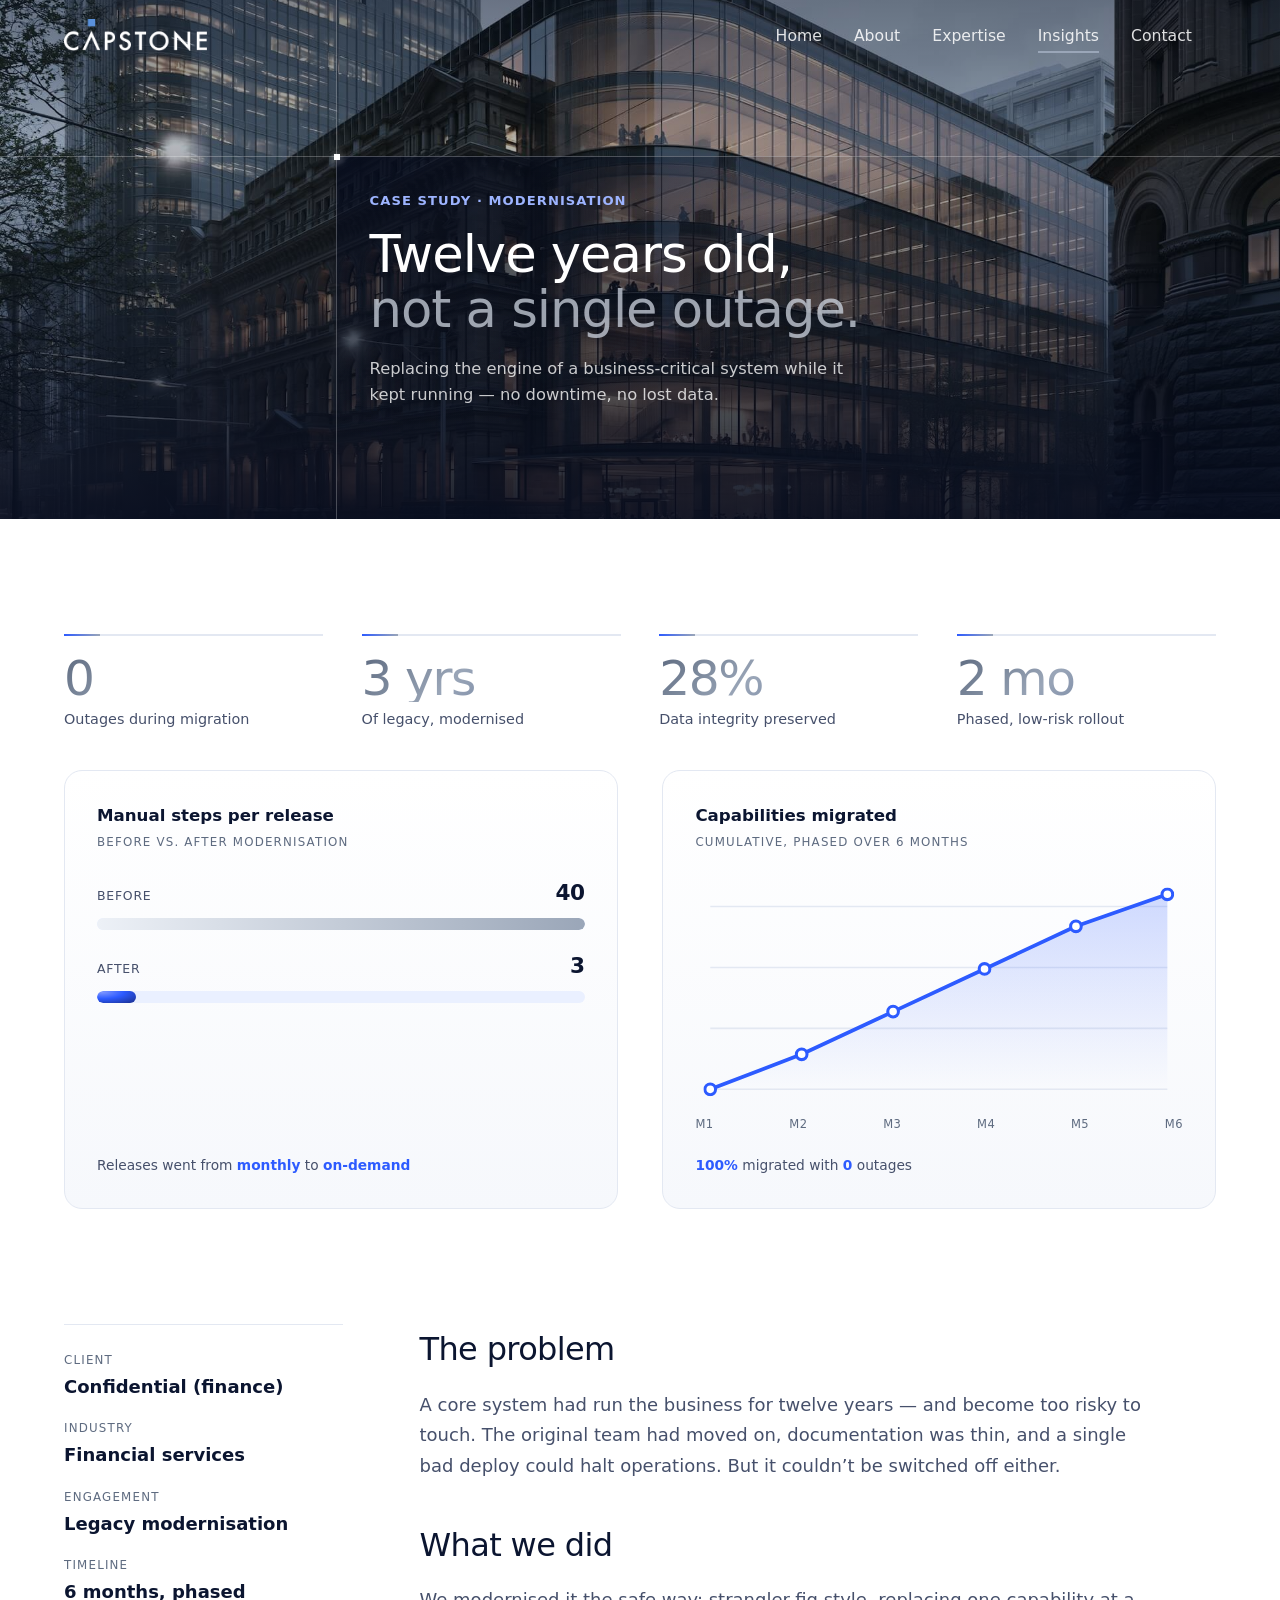
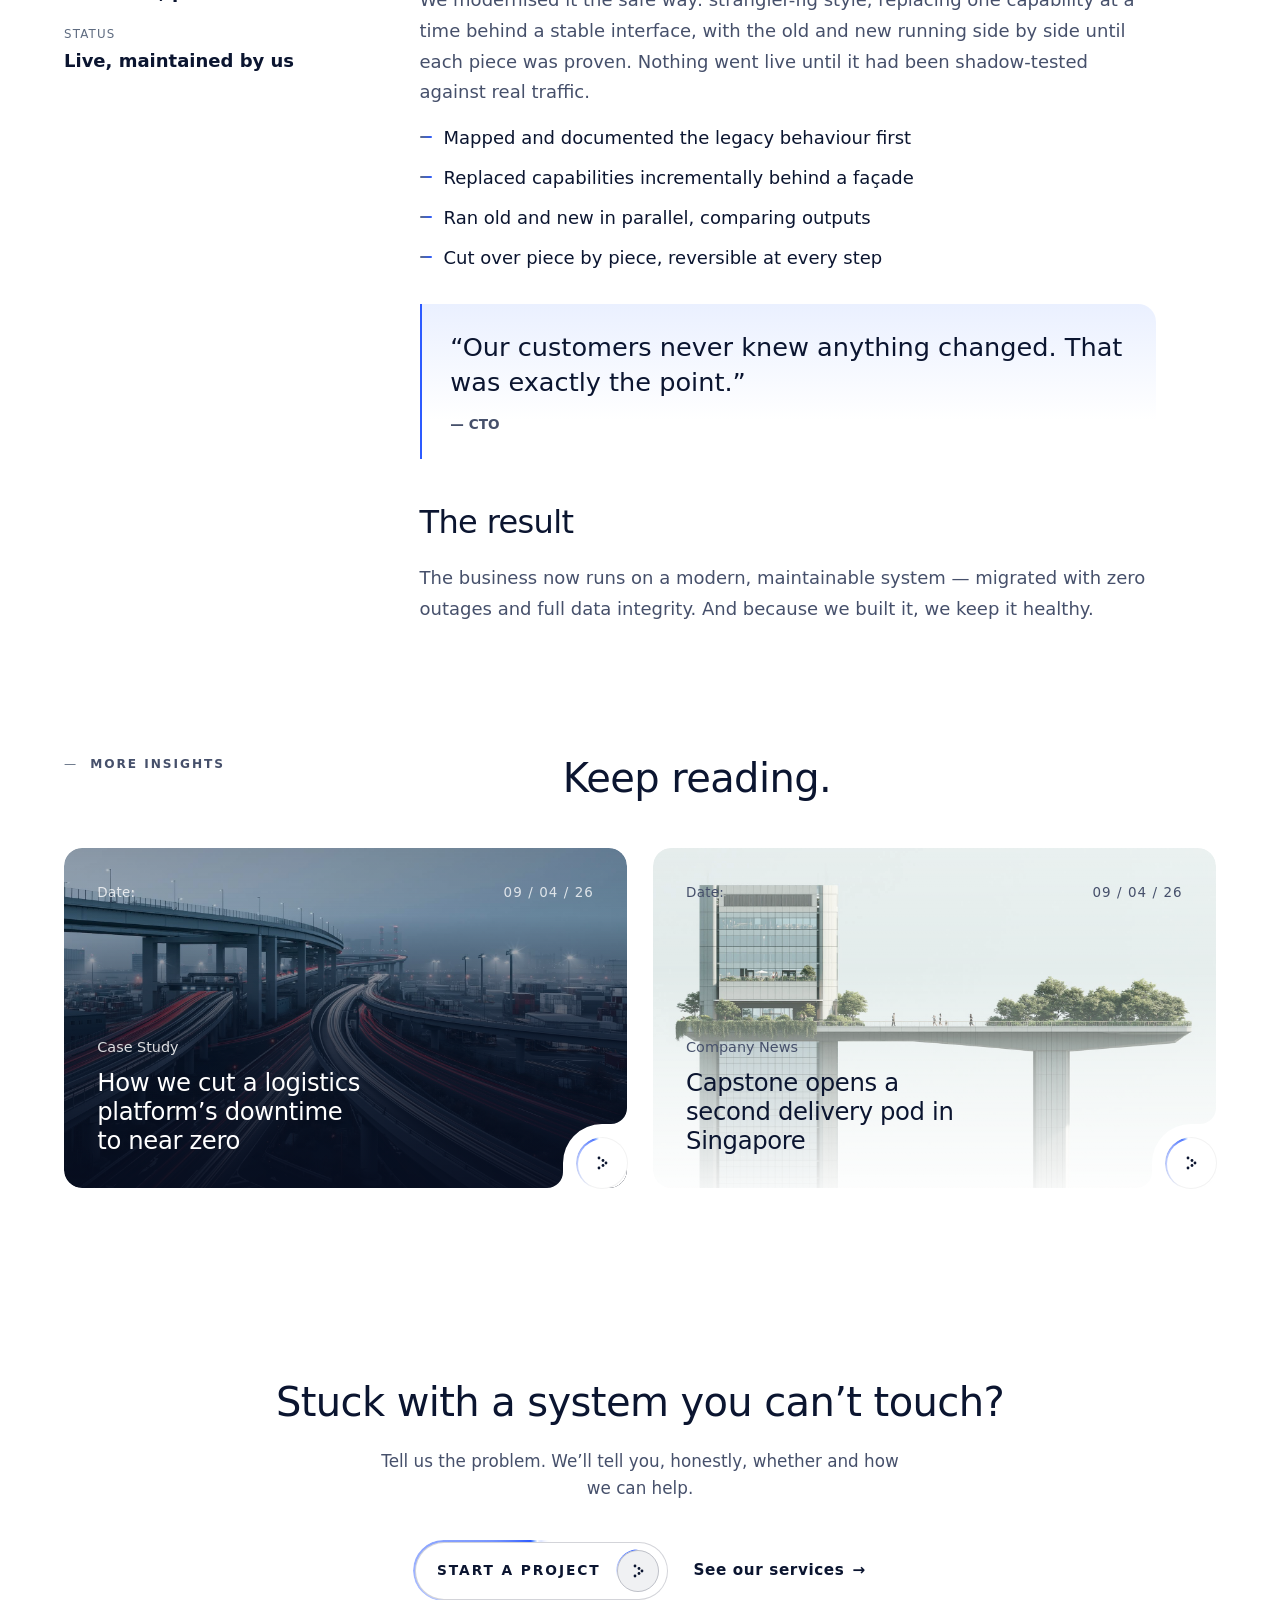
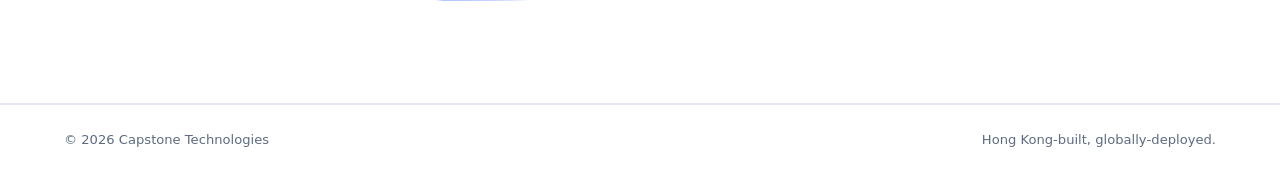
<file: article-4.html>
<!DOCTYPE html>
<html lang="en">
<head>
  <meta charset="UTF-8" />
  <meta name="viewport" content="width=device-width, initial-scale=1.0" />
  <title>Modernising a 12-year-old system without an outage — Capstone Technologies</title>
  <meta name="description" content="Case study: modernising a 12-year-old system without a single outage." />
  <link rel="preconnect" href="https://api.fontshare.com" crossorigin />
  <link href="https://api.fontshare.com/v2/css?f[]=general-sans@200,300,400,500,600,700&f[]=satoshi@400,500,700,900&display=swap" rel="stylesheet" />
  <link rel="stylesheet" href="styles.css" />
</head>
<body data-page="insights">

  <header class="nav nav--over-hero" id="nav">
    <div class="nav__inner">
      <a href="index.html" class="nav__brand" aria-label="Capstone Technologies home">
        <img src="capstone_logo_2.png" alt="Capstone Technologies" class="nav__logo nav__logo--light" />
        <img src="capstone_logo_1.png" alt="Capstone Technologies" class="nav__logo nav__logo--dark" />
      </a>
      <nav class="nav__links" aria-label="Primary">
        <a href="index.html">Home</a>
        <a href="about.html">About</a>
        <a href="expertise.html">Expertise</a>
        <a href="insights.html" aria-current="page">Insights</a>
        <a href="contact.html">Contact</a>
      </nav>
      <button class="nav__burger" id="burger" aria-label="Open menu" aria-expanded="false"><span></span><span></span></button>
    </div>
  </header>
  <div class="nav__mobile" id="navMobile" aria-hidden="true">
    <div class="nav__mobile-inner">
      <div class="nav__mobile-head">
        <img src="capstone_logo_1.png" alt="Capstone Technologies" class="nav__mobile-logo" />
        <button class="nav__close" id="navClose" type="button" aria-label="Close menu"><span></span><span></span></button>
      </div>
      <nav class="nav__mobile-links" aria-label="Mobile">
        <a href="index.html">Home</a>
        <a href="about.html">About</a>
        <a href="expertise.html">Expertise</a>
        <a href="insights.html" aria-current="page">Insights</a>
        <a href="contact.html">Contact</a>
      </nav>
    </div>
  </div>

  <main>
    <!-- Page hero -->
    <section class="pagehero pagehero--img" style="--hero-img:url('insights_4.jpg')">
      <div class="wrap pagehero__inner">
        <div class="pagehero__content-wrap">
          <div class="pagehero__crosshair" aria-hidden="true"><div class="pagehero__crosshair-node"></div></div>
          <p class="cs__cat reveal" data-reveal data-reveal-delay="60">Case Study &middot; Modernisation</p>
          <h1 class="pagehero__title reveal" data-reveal>Twelve years old, <em>not a single outage.</em></h1>
          <p class="pagehero__lead reveal" data-reveal data-reveal-delay="120">
            Replacing the engine of a business-critical system while it kept running &mdash;
            no downtime, no lost data.
          </p>
        </div>
      </div>
    </section>

    <!-- Outcome stats -->
    <section class="section" style="padding-bottom:0;">
      <div class="stats__grid">
        <div class="stat reveal" data-reveal><span class="stat__num" data-count="0" data-suffix="">0</span><span class="stat__label">Outages during migration</span></div>
        <div class="stat reveal" data-reveal data-reveal-delay="80"><span class="stat__num" data-count="12" data-suffix=" yrs">0</span><span class="stat__label">Of legacy, modernised</span></div>
        <div class="stat reveal" data-reveal data-reveal-delay="160"><span class="stat__num" data-count="100" data-suffix="%">0</span><span class="stat__label">Data integrity preserved</span></div>
        <div class="stat reveal" data-reveal data-reveal-delay="240"><span class="stat__num" data-count="6" data-suffix=" mo">0</span><span class="stat__label">Phased, low-risk rollout</span></div>
      </div>
    </section>

    <!-- By the numbers -->
    <section class="section" style="padding-top:clamp(1.8rem,3.5vw,2.6rem); padding-bottom:0;">
      <div class="cs-data">
        <figure class="cs-fig reveal" data-reveal>
          <figcaption class="cs-fig__head">
            <span class="cs-fig__title">Manual steps per release</span>
            <span class="cs-fig__sub">Before vs. after modernisation</span>
          </figcaption>
          <div class="cs-bars">
            <div class="cs-bar" data-reveal style="--w:100%">
              <div class="cs-bar__top"><span class="cs-bar__name">Before</span><span class="cs-bar__val">40</span></div>
              <div class="cs-bar__track"><span class="cs-bar__fill cs-bar__fill--muted"></span></div>
            </div>
            <div class="cs-bar" data-reveal data-reveal-delay="140" style="--w:8%">
              <div class="cs-bar__top"><span class="cs-bar__name">After</span><span class="cs-bar__val">3</span></div>
              <div class="cs-bar__track"><span class="cs-bar__fill"></span></div>
            </div>
          </div>
          <p class="cs-fig__foot">Releases went from <b>monthly</b> to <b>on-demand</b></p>
        </figure>

        <figure class="cs-fig reveal" data-reveal data-reveal-delay="120">
          <figcaption class="cs-fig__head">
            <span class="cs-fig__title">Capabilities migrated</span>
            <span class="cs-fig__sub">Cumulative, phased over 6 months</span>
          </figcaption>
          <div class="cs-graph" data-reveal>
            <svg class="cs-graph__svg" viewBox="0 0 320 150" role="img" aria-label="Capabilities migrated rising from 0 to 100 percent over six months">
              <defs>
                <linearGradient id="csGrad" x1="0" y1="0" x2="0" y2="1">
                  <stop offset="0%" stop-color="#2D5BFF" stop-opacity="0.22"/>
                  <stop offset="100%" stop-color="#2D5BFF" stop-opacity="0"/>
                </linearGradient>
              </defs>
              <g class="cs-graph__grid">
                <line x1="10" y1="20" x2="310" y2="20"/>
                <line x1="10" y1="60" x2="310" y2="60"/>
                <line x1="10" y1="100" x2="310" y2="100"/>
                <line x1="10" y1="140" x2="310" y2="140"/>
              </g>
              <g class="cs-graph__plot">
                <path class="cs-graph__area" d="M10,140 L70,117 L130,89 L190,61 L250,33 L310,12 L310,140 L10,140 Z"/>
                <path class="cs-graph__line" d="M10,140 L70,117 L130,89 L190,61 L250,33 L310,12"/>
                <circle class="cs-graph__dot" cx="10" cy="140" r="3.5"/>
                <circle class="cs-graph__dot" cx="70" cy="117" r="3.5"/>
                <circle class="cs-graph__dot" cx="130" cy="89" r="3.5"/>
                <circle class="cs-graph__dot" cx="190" cy="61" r="3.5"/>
                <circle class="cs-graph__dot" cx="250" cy="33" r="3.5"/>
                <circle class="cs-graph__dot" cx="310" cy="12" r="3.5"/>
              </g>
            </svg>
            <div class="cs-graph__x"><span>M1</span><span>M2</span><span>M3</span><span>M4</span><span>M5</span><span>M6</span></div>
          </div>
          <p class="cs-fig__foot"><b>100%</b> migrated with <b>0</b> outages</p>
        </figure>
      </div>
    </section>

    <!-- Body: meta sidebar + article -->
    <section class="section">
      <div class="cs__grid">
        <aside class="cs__meta reveal" data-reveal>
          <div class="cs__meta-row"><span class="cs__k">Client</span><span class="cs__v">Confidential (finance)</span></div>
          <div class="cs__meta-row"><span class="cs__k">Industry</span><span class="cs__v">Financial services</span></div>
          <div class="cs__meta-row"><span class="cs__k">Engagement</span><span class="cs__v">Legacy modernisation</span></div>
          <div class="cs__meta-row"><span class="cs__k">Timeline</span><span class="cs__v">6 months, phased</span></div>
          <div class="cs__meta-row"><span class="cs__k">Status</span><span class="cs__v">Live, maintained by us</span></div>
        </aside>

        <article class="cs__article reveal" data-reveal data-reveal-delay="100">
          <h2 class="cs__h">The problem</h2>
          <p>A core system had run the business for twelve years &mdash; and become too risky
            to touch. The original team had moved on, documentation was thin, and a single
            bad deploy could halt operations. But it couldn&rsquo;t be switched off either.</p>

          <h2 class="cs__h">What we did</h2>
          <p>We modernised it the safe way: strangler-fig style, replacing one capability at
            a time behind a stable interface, with the old and new running side by side until
            each piece was proven. Nothing went live until it had been shadow-tested against
            real traffic.</p>
          <ul class="cs__list">
            <li>Mapped and documented the legacy behaviour first</li>
            <li>Replaced capabilities incrementally behind a façade</li>
            <li>Ran old and new in parallel, comparing outputs</li>
            <li>Cut over piece by piece, reversible at every step</li>
          </ul>

          <blockquote class="cs__quote">
            &ldquo;Our customers never knew anything changed. That was exactly the point.&rdquo;
            <cite>&mdash; CTO</cite>
          </blockquote>

          <h2 class="cs__h">The result</h2>
          <p>The business now runs on a modern, maintainable system &mdash; migrated with zero
            outages and full data integrity. And because we built it, we keep it healthy.</p>
        </article>
      </div>
    </section>

    <!-- More insights -->
    <section class="section" style="padding-top:0;">
      <div class="services__head">
        <p class="section-tag reveal" data-reveal><span>&mdash;</span> More insights</p>
        <h2 class="section-title reveal" data-reveal>Keep reading.</h2>
      </div>
      <div class="card-grid">
        <a class="card card--img reveal" data-reveal href="article-1.html" style="--img:url('insights_1.jpg')">
          <div class="card__top"><span class="card__date-k">Date:</span><span class="card__date-v">09 / 04 / 26</span></div>
          <p class="card__cat">Case Study</p>
          <h3 class="card__title">How we cut a logistics platform&rsquo;s downtime to near zero</h3>
          <span class="card__notch" aria-hidden="true"><svg class="card__notch-arrow" viewBox="0 0 28 28" width="28" height="28"><g fill="currentColor"><circle cx="11" cy="9" r="1.4"/><circle cx="15" cy="11.5" r="1.4"/><circle cx="18" cy="14" r="1.4"/><circle cx="15" cy="16.5" r="1.4"/><circle cx="11" cy="19" r="1.4"/></g></svg></span>
        </a>
        <a class="card card--img-light reveal" data-reveal data-reveal-delay="80" href="article-2.html" style="--img:url('insights_2.jpg')">
          <div class="card__top"><span class="card__date-k">Date:</span><span class="card__date-v">09 / 04 / 26</span></div>
          <p class="card__cat">Company News</p>
          <h3 class="card__title">Capstone opens a second delivery pod in Singapore</h3>
          <span class="card__notch" aria-hidden="true"><svg class="card__notch-arrow" viewBox="0 0 28 28" width="28" height="28"><g fill="currentColor"><circle cx="11" cy="9" r="1.4"/><circle cx="15" cy="11.5" r="1.4"/><circle cx="18" cy="14" r="1.4"/><circle cx="15" cy="16.5" r="1.4"/><circle cx="11" cy="19" r="1.4"/></g></svg></span>
        </a>
      </div>
    </section>

    <!-- CTA -->
    <section class="cta">
      <div class="cta__inner">
        <h2 class="cta__title reveal" data-reveal>Stuck with a system you can&rsquo;t touch?</h2>
        <p class="cta__lead reveal" data-reveal data-reveal-delay="100">Tell us the problem. We&rsquo;ll tell you, honestly, whether and how we can help.</p>
        <div class="cta__actions reveal" data-reveal data-reveal-delay="180">
          <a href="contact.html" class="btn btn--orbit magnetic" aria-label="Start a project"><span class="cta-orbit__label">Start a project</span><span class="cta-orbit__icon" aria-hidden="true"><span class="cta-orbit__ring"></span><svg class="cta-orbit__arrow" viewBox="0 0 28 28" width="28" height="28"><g fill="currentColor"><circle cx="11" cy="9" r="1.4"/><circle cx="15" cy="11.5" r="1.4"/><circle cx="18" cy="14" r="1.4"/><circle cx="15" cy="16.5" r="1.4"/><circle cx="11" cy="19" r="1.4"/></g></svg></span></a>
          <a href="expertise.html" class="link-cta">See our services <span class="btn__arrow">&rarr;</span></a>
        </div>
      </div>
    </section>
  </main>

    <footer class="footer footer--slim">
    <div class="footer__base">
      <span>&copy; 2026 Capstone Technologies</span>
      <span class="footer__tag">Hong Kong&#8209;built, globally&#8209;deployed.</span>
    </div>
  </footer>

  <div class="cursor-dot" id="cursorDot" aria-hidden="true"></div>
  <script src="script.js"></script>
</body>
</html>
</file>
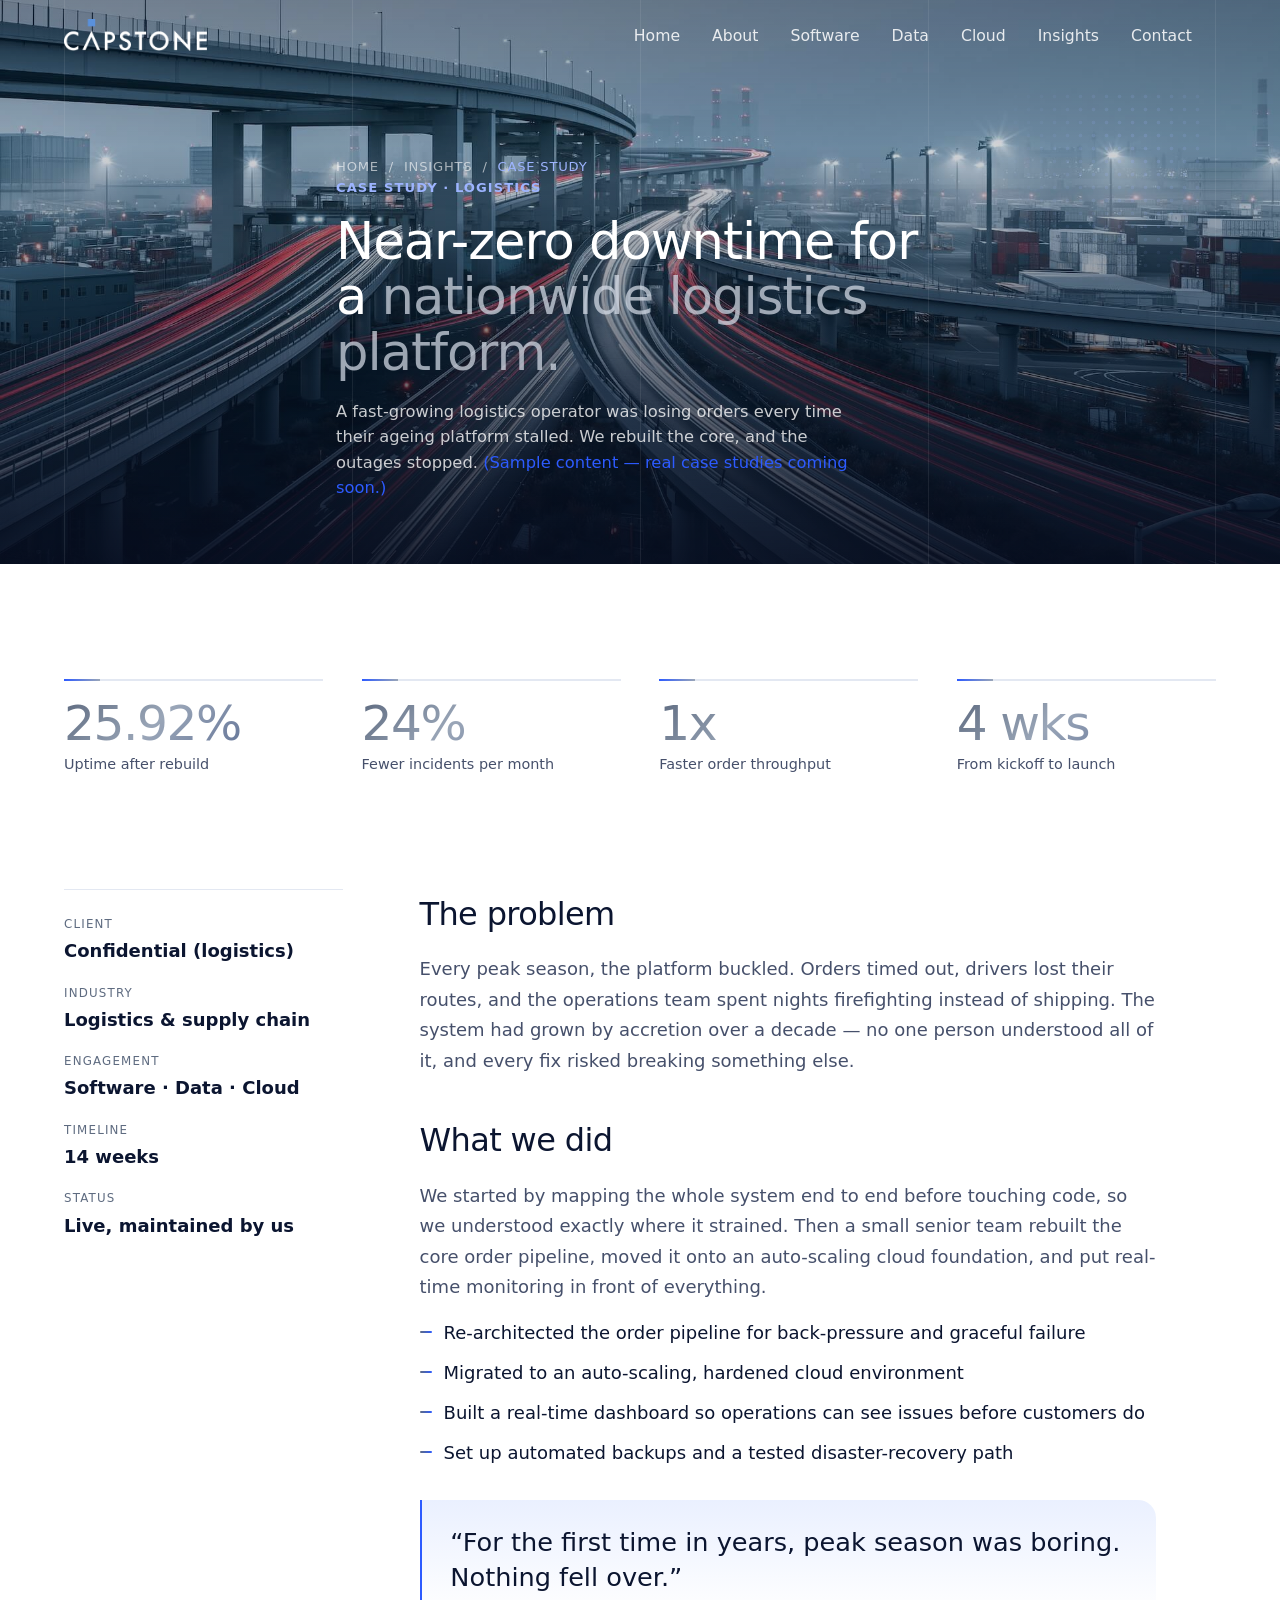
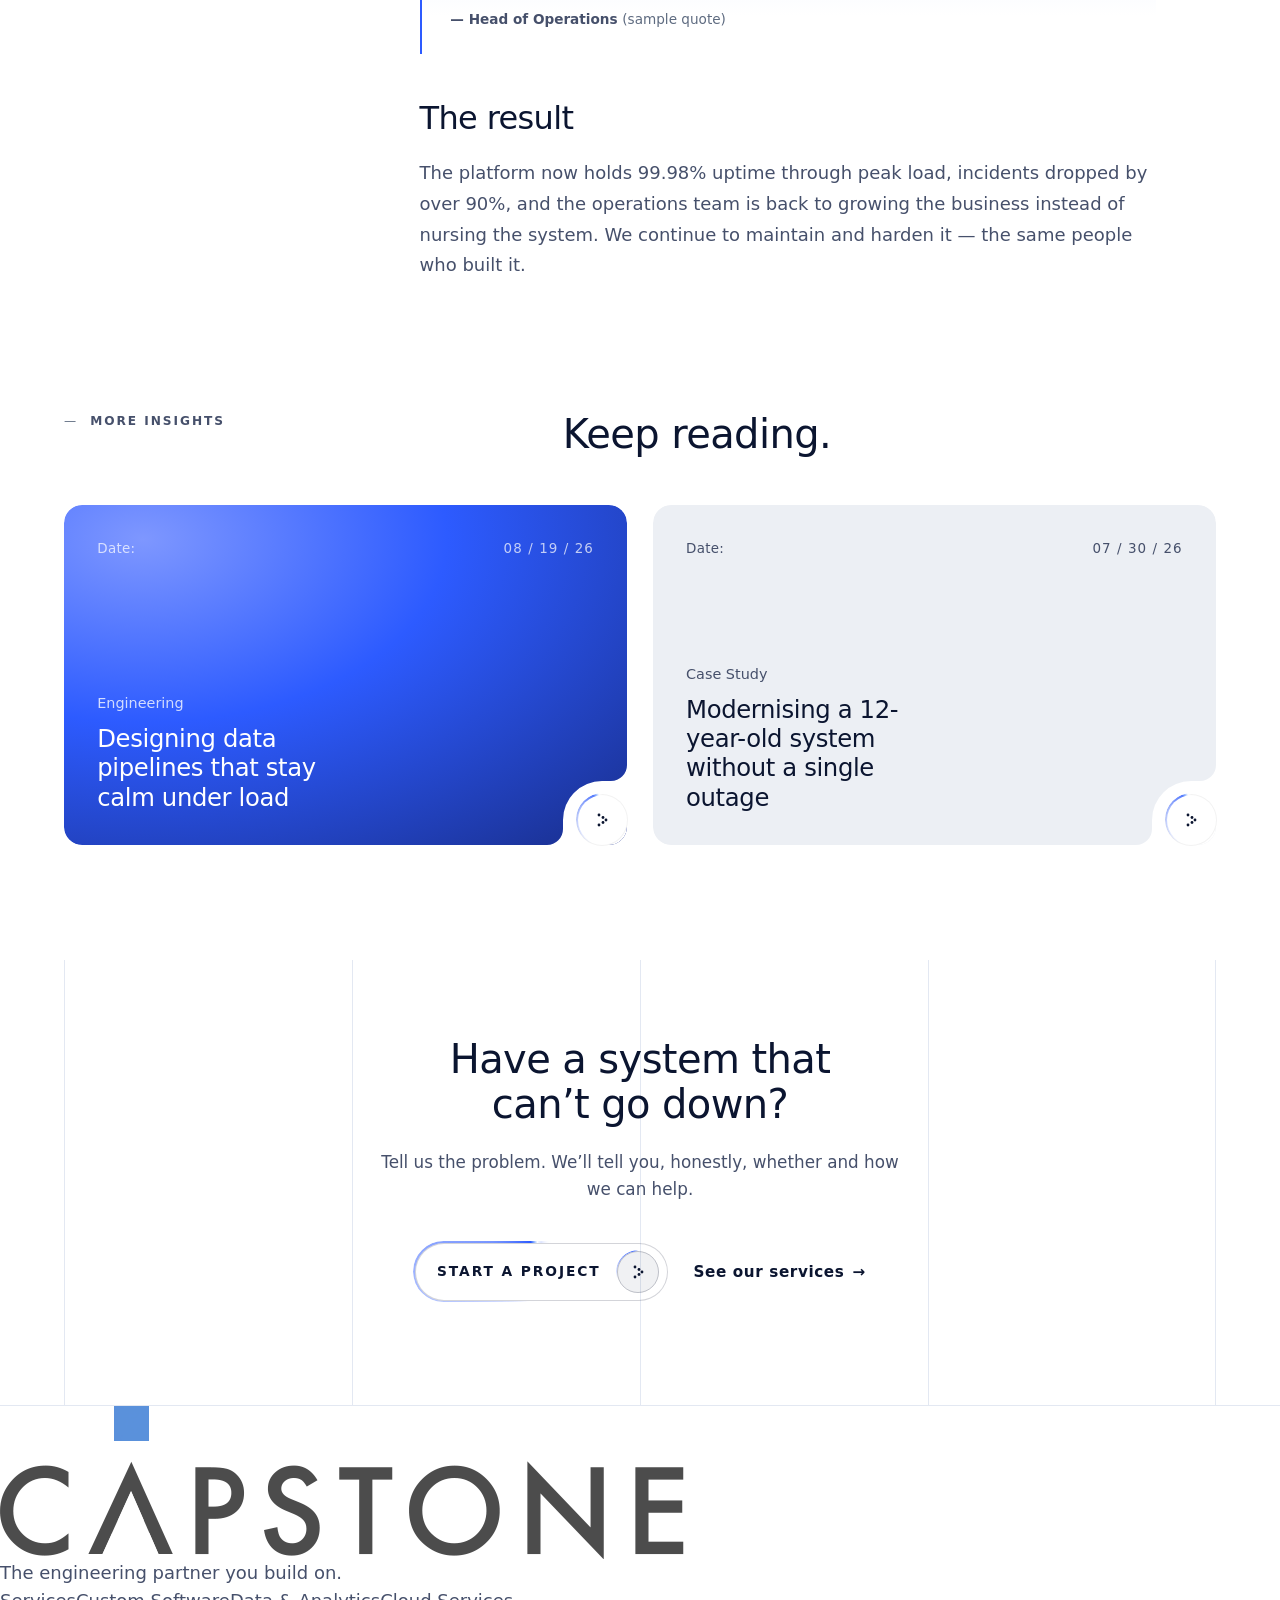
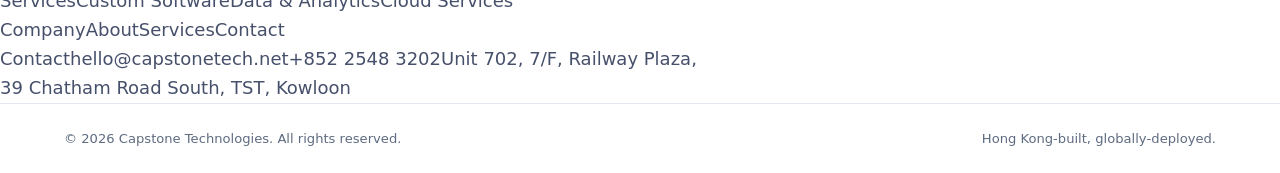
<file: case-study.html>
<!DOCTYPE html>
<html lang="en">
<head>
  <meta charset="UTF-8" />
  <meta name="viewport" content="width=device-width, initial-scale=1.0" />
  <title>Case Study — Capstone Technologies</title>
  <meta name="description" content="How Capstone cut a logistics platform's downtime to near zero — a sample case study." />
  <link rel="preconnect" href="https://api.fontshare.com" crossorigin />
  <link href="https://api.fontshare.com/v2/css?f[]=general-sans@200,300,400,500,600,700&f[]=satoshi@400,500,700,900&display=swap" rel="stylesheet" />
  <link rel="stylesheet" href="styles.css" />
</head>
<body data-page="case-study">

  <header class="nav nav--over-hero" id="nav">
    <div class="nav__inner">
      <a href="index.html" class="nav__brand" aria-label="Capstone Technologies home">
        <img src="capstone_logo_2.png" alt="Capstone Technologies" class="nav__logo nav__logo--light" />
        <img src="capstone_logo_1.png" alt="Capstone Technologies" class="nav__logo nav__logo--dark" />
      </a>
      <nav class="nav__links" aria-label="Primary">
        <a href="index.html">Home</a>
        <a href="about.html">About</a>
        <a href="services.html#custom-software">Software</a>
        <a href="services.html#data-analytics">Data</a>
        <a href="services.html#cloud">Cloud</a>
        <a href="insights.html">Insights</a>
        <a href="contact.html">Contact</a>
      </nav>
      <button class="nav__burger" id="burger" aria-label="Open menu" aria-expanded="false"><span></span><span></span></button>
    </div>
    <div class="nav__mobile" id="navMobile">
      <a href="index.html">Home</a>
      <a href="about.html">About</a>
      <a href="services.html#custom-software">Software</a>
      <a href="services.html#data-analytics">Data</a>
      <a href="services.html#cloud">Cloud</a>
        <a href="insights.html">Insights</a>
      <a href="contact.html">Contact</a>
    </div>
  </header>

  <main>
    <!-- Page hero -->
    <section class="pagehero pagehero--img pagehero--feature" style="--hero-img:url('insights_1.jpg')">
      <div class="grid-lines" aria-hidden="true"><span></span><span></span><span></span><span></span></div>
      <div class="dotfield dotfield--fade-radial pagehero__dots" data-reveal aria-hidden="true"></div>
      <div class="wrap pagehero__inner">
        <p class="crumbs reveal" data-reveal><a href="index.html">Home</a> &nbsp;/&nbsp; <a href="index.html#insights">Insights</a> &nbsp;/&nbsp; <span>Case Study</span></p>
        <p class="cs__cat reveal" data-reveal data-reveal-delay="60">Case Study &middot; Logistics</p>
        <h1 class="pagehero__title reveal" data-reveal>Near-zero downtime for a <em>nationwide logistics platform.</em></h1>
        <p class="pagehero__lead reveal" data-reveal data-reveal-delay="120">
          A fast-growing logistics operator was losing orders every time their ageing
          platform stalled. We rebuilt the core, and the outages stopped. <em>(Sample
          content &mdash; real case studies coming soon.)</em>
        </p>
      </div>
    </section>

    <!-- Outcome stats -->
    <section class="section" style="padding-bottom:0;">
      <div class="stats__grid">
        <div class="stat reveal" data-reveal><span class="stat__num" data-count="99.98" data-suffix="%" data-decimals="2">0</span><span class="stat__label">Uptime after rebuild</span></div>
        <div class="stat reveal" data-reveal data-reveal-delay="80"><span class="stat__num" data-count="92" data-suffix="%">0</span><span class="stat__label">Fewer incidents per month</span></div>
        <div class="stat reveal" data-reveal data-reveal-delay="160"><span class="stat__num" data-count="3" data-suffix="x">0</span><span class="stat__label">Faster order throughput</span></div>
        <div class="stat reveal" data-reveal data-reveal-delay="240"><span class="stat__num" data-count="14" data-suffix=" wks">0</span><span class="stat__label">From kickoff to launch</span></div>
      </div>
    </section>

    <!-- Body: meta sidebar + article -->
    <section class="section">
      <div class="cs__grid">
        <aside class="cs__meta reveal" data-reveal>
          <div class="cs__meta-row"><span class="cs__k">Client</span><span class="cs__v">Confidential (logistics)</span></div>
          <div class="cs__meta-row"><span class="cs__k">Industry</span><span class="cs__v">Logistics &amp; supply chain</span></div>
          <div class="cs__meta-row"><span class="cs__k">Engagement</span><span class="cs__v">Software · Data · Cloud</span></div>
          <div class="cs__meta-row"><span class="cs__k">Timeline</span><span class="cs__v">14 weeks</span></div>
          <div class="cs__meta-row"><span class="cs__k">Status</span><span class="cs__v">Live, maintained by us</span></div>
        </aside>

        <article class="cs__article reveal" data-reveal data-reveal-delay="100">
          <h2 class="cs__h">The problem</h2>
          <p>Every peak season, the platform buckled. Orders timed out, drivers lost their
            routes, and the operations team spent nights firefighting instead of shipping.
            The system had grown by accretion over a decade &mdash; no one person understood
            all of it, and every fix risked breaking something else.</p>

          <h2 class="cs__h">What we did</h2>
          <p>We started by mapping the whole system end to end before touching code, so we
            understood exactly where it strained. Then a small senior team rebuilt the core
            order pipeline, moved it onto an auto-scaling cloud foundation, and put real-time
            monitoring in front of everything.</p>
          <ul class="cs__list">
            <li>Re-architected the order pipeline for back-pressure and graceful failure</li>
            <li>Migrated to an auto-scaling, hardened cloud environment</li>
            <li>Built a real-time dashboard so operations can see issues before customers do</li>
            <li>Set up automated backups and a tested disaster-recovery path</li>
          </ul>

          <blockquote class="cs__quote">
            &ldquo;For the first time in years, peak season was boring. Nothing fell over.&rdquo;
            <cite>&mdash; Head of Operations <span>(sample quote)</span></cite>
          </blockquote>

          <h2 class="cs__h">The result</h2>
          <p>The platform now holds 99.98% uptime through peak load, incidents dropped by
            over 90%, and the operations team is back to growing the business instead of
            nursing the system. We continue to maintain and harden it &mdash; the same people
            who built it.</p>
        </article>
      </div>
    </section>

    <!-- More insights -->
    <section class="section" style="padding-top:0;">
      <div class="services__head">
        <p class="section-tag reveal" data-reveal><span>&mdash;</span> More insights</p>
        <h2 class="section-title reveal" data-reveal>Keep reading.</h2>
      </div>
      <div class="card-grid">
        <a class="card card--blue reveal" data-reveal href="case-study.html">
          <div class="card__top"><span class="card__date-k">Date:</span><span class="card__date-v">08 / 19 / 26</span></div>
          <p class="card__cat">Engineering</p>
          <h3 class="card__title">Designing data pipelines that stay calm under load</h3>
          <span class="card__notch" aria-hidden="true"><svg class="card__notch-arrow" viewBox="0 0 28 28" width="28" height="28"><g fill="currentColor"><circle cx="11" cy="9" r="1.4"/><circle cx="15" cy="11.5" r="1.4"/><circle cx="18" cy="14" r="1.4"/><circle cx="15" cy="16.5" r="1.4"/><circle cx="11" cy="19" r="1.4"/></g></svg></span>
        </a>
        <a class="card reveal" data-reveal data-reveal-delay="80" href="case-study.html">
          <div class="card__top"><span class="card__date-k">Date:</span><span class="card__date-v">07 / 30 / 26</span></div>
          <p class="card__cat">Case Study</p>
          <h3 class="card__title">Modernising a 12-year-old system without a single outage</h3>
          <span class="card__notch" aria-hidden="true"><svg class="card__notch-arrow" viewBox="0 0 28 28" width="28" height="28"><g fill="currentColor"><circle cx="11" cy="9" r="1.4"/><circle cx="15" cy="11.5" r="1.4"/><circle cx="18" cy="14" r="1.4"/><circle cx="15" cy="16.5" r="1.4"/><circle cx="11" cy="19" r="1.4"/></g></svg></span>
        </a>
      </div>
    </section>

    <!-- CTA -->
    <section class="cta">
      <div class="grid-lines" aria-hidden="true"><span></span><span></span><span></span><span></span></div>
      <div class="cta__inner">
        <h2 class="cta__title reveal" data-reveal>Have a system that<br />can&rsquo;t go down?</h2>
        <p class="cta__lead reveal" data-reveal data-reveal-delay="100">Tell us the problem. We&rsquo;ll tell you, honestly, whether and how we can help.</p>
        <div class="cta__actions reveal" data-reveal data-reveal-delay="180">
          <a href="contact.html" class="btn btn--orbit magnetic" aria-label="Start a project"><span class="cta-orbit__label">Start a project</span><span class="cta-orbit__icon" aria-hidden="true"><span class="cta-orbit__ring"></span><svg class="cta-orbit__arrow" viewBox="0 0 28 28" width="28" height="28"><g fill="currentColor"><circle cx="11" cy="9" r="1.4"/><circle cx="15" cy="11.5" r="1.4"/><circle cx="18" cy="14" r="1.4"/><circle cx="15" cy="16.5" r="1.4"/><circle cx="11" cy="19" r="1.4"/></g></svg></span></a>
          <a href="services.html" class="link-cta">See our services <span class="btn__arrow">&rarr;</span></a>
        </div>
      </div>
    </section>
  </main>

  <footer class="footer">
    <div class="footer__inner">
      <div class="footer__brand"><img src="capstone_logo_1.png" alt="Capstone Technologies" class="footer__logo" /><p>The engineering partner you build on.</p></div>
      <div class="footer__cols">
        <div class="footer__col"><span class="footer__h">Services</span><a href="services.html#custom-software">Custom Software</a><a href="services.html#data-analytics">Data &amp; Analytics</a><a href="services.html#cloud">Cloud Services</a></div>
        <div class="footer__col"><span class="footer__h">Company</span><a href="about.html">About</a><a href="services.html">Services</a><a href="contact.html">Contact</a></div>
        <div class="footer__col"><span class="footer__h">Contact</span><a href="mailto:hello@capstonetech.net">hello@capstonetech.net</a><a href="tel:+85225483202">+852 2548 3202</a><span class="footer__addr">Unit 702, 7/F, Railway Plaza,<br />39 Chatham Road South, TST, Kowloon</span></div>
      </div>
    </div>
    <div class="footer__base"><span>&copy; 2026 Capstone Technologies. All rights reserved.</span><span class="footer__tag">Hong Kong&#8209;built, globally&#8209;deployed.</span></div>
  </footer>

  <div class="cursor-dot" id="cursorDot" aria-hidden="true"></div>
  <script src="script.js"></script>
</body>
</html>
</file>
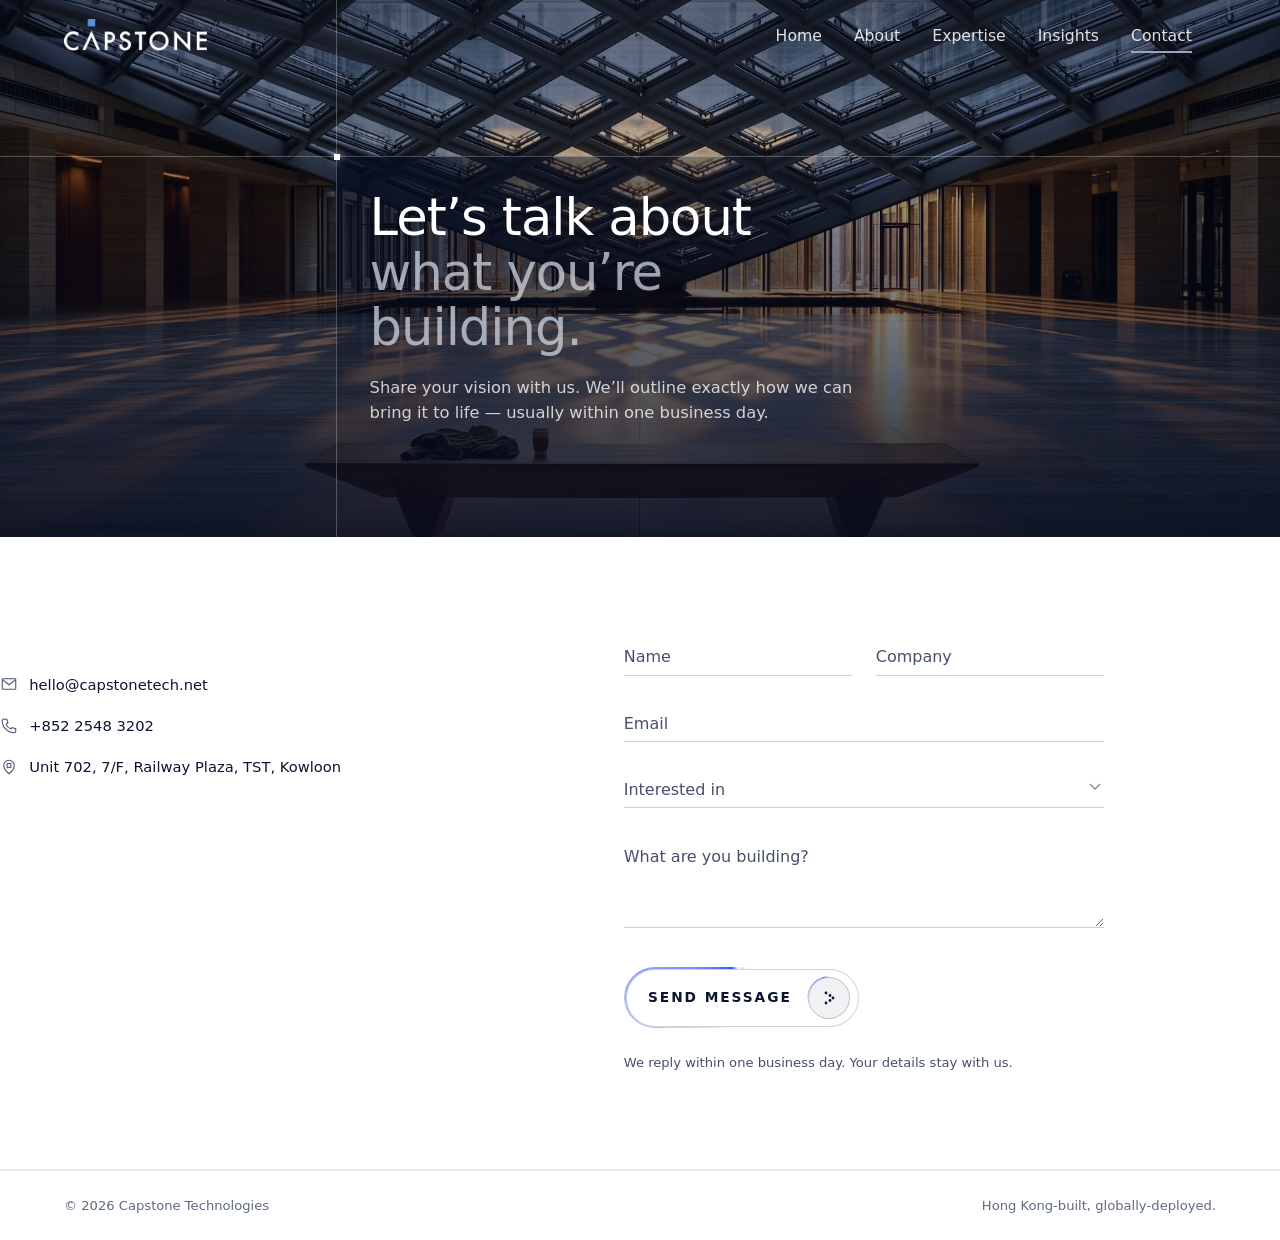
<file: contact.html>
<!DOCTYPE html>
<html lang="en">
<head>
  <meta charset="UTF-8" />
  <meta name="viewport" content="width=device-width, initial-scale=1.0" />
  <title>Contact — Capstone Technologies</title>
  <meta name="description" content="Tell us what you're building. Capstone Technologies, Tsim Sha Tsui, Hong Kong." />
  <link rel="preconnect" href="https://api.fontshare.com" crossorigin />
  <link href="https://api.fontshare.com/v2/css?f[]=general-sans@200,300,400,500,600,700&f[]=satoshi@400,500,700,900&display=swap" rel="stylesheet" />
  <link rel="stylesheet" href="styles.css" />
</head>
<body data-page="about">

  <header class="nav nav--over-hero" id="nav">
    <div class="nav__inner">
      <a href="index.html" class="nav__brand" aria-label="Capstone Technologies home">
        <img src="capstone_logo_2.png" alt="Capstone Technologies" class="nav__logo nav__logo--light" />
        <img src="capstone_logo_1.png" alt="Capstone Technologies" class="nav__logo nav__logo--dark" />
      </a>
      <nav class="nav__links" aria-label="Primary">
        <a href="index.html">Home</a>
        <a href="about.html">About</a>
        <a href="expertise.html">Expertise</a>
        <a href="insights.html">Insights</a>
        <a href="contact.html" aria-current="page">Contact</a>
      </nav>
      <button class="nav__burger" id="burger" aria-label="Open menu" aria-expanded="false"><span></span><span></span></button>
    </div>
  </header>
  <div class="nav__mobile" id="navMobile" aria-hidden="true">
    <div class="nav__mobile-inner">
      <div class="nav__mobile-head">
        <img src="capstone_logo_1.png" alt="Capstone Technologies" class="nav__mobile-logo" />
        <button class="nav__close" id="navClose" type="button" aria-label="Close menu"><span></span><span></span></button>
      </div>
      <nav class="nav__mobile-links" aria-label="Mobile">
        <a href="index.html">Home</a>
        <a href="about.html">About</a>
        <a href="expertise.html">Expertise</a>
        <a href="insights.html">Insights</a>
        <a href="contact.html" aria-current="page">Contact</a>
      </nav>
    </div>
  </div>

  <main>
    <section class="pagehero pagehero--img" style="--hero-img:url('contact.jpg')">
      <div class="wrap pagehero__inner">
        <div class="pagehero__content-wrap">
          <div class="pagehero__crosshair" aria-hidden="true"><div class="pagehero__crosshair-node"></div></div>
          <h1 class="pagehero__title reveal" data-reveal>Let&rsquo;s talk about <em>what you&rsquo;re building.</em></h1>
          <p class="pagehero__lead reveal" data-reveal>Share your vision with us. We&rsquo;ll outline exactly how we can bring it to life &mdash; usually within one business day.</p>
        </div>
      </div>
    </section>

    <section class="wrap form-section">
      <div class="form-grid">
        <div class="form-grid__info reveal" data-reveal>
          <div class="split__details">
            <a class="split__row" href="mailto:hello@capstonetech.net">
              <svg class="split__ico" viewBox="0 0 24 24" fill="none" stroke="currentColor" stroke-width="1.4" stroke-linecap="square" aria-hidden="true"><rect x="3" y="5" width="18" height="14" rx="1"/><path d="M3.5 6.5 12 13l8.5-6.5"/></svg>
              <span>hello@capstonetech.net</span>
            </a>
            <a class="split__row" href="tel:+85225483202">
              <svg class="split__ico" viewBox="0 0 24 24" fill="none" stroke="currentColor" stroke-width="1.4" stroke-linecap="square" aria-hidden="true"><path d="M6 3h3l1.5 5L8 9.5a12 12 0 0 0 6.5 6.5L16 14l5 1.5V19a2 2 0 0 1-2.2 2A16 16 0 0 1 3 5.2 2 2 0 0 1 6 3z"/></svg>
              <span>+852 2548 3202</span>
            </a>
            <span class="split__row split__row--static">
              <svg class="split__ico" viewBox="0 0 24 24" fill="none" stroke="currentColor" stroke-width="1.4" stroke-linecap="square" aria-hidden="true"><path d="M12 21s7-5.5 7-11a7 7 0 0 0-14 0c0 5.5 7 11 7 11z"/><rect x="9.5" y="7.5" width="5" height="5"/></svg>
              <span>Unit 702, 7/F, Railway Plaza, TST, Kowloon</span>
            </span>
          </div>
        </div>

        <div class="form-grid__form">
          <form class="formx reveal" data-reveal id="contactForm" novalidate>
            <div class="formx__row">
              <div class="fieldx"><input id="name" name="name" type="text" autocomplete="name" required placeholder=" " /><label for="name">Name</label></div>
              <div class="fieldx"><input id="company" name="company" type="text" autocomplete="organization" placeholder=" " /><label for="company">Company</label></div>
            </div>
            <div class="fieldx"><input id="email" name="email" type="email" autocomplete="email" required placeholder=" " /><label for="email">Email</label></div>
            <div class="fieldx"><select id="interest" name="interest" required><option value="" disabled selected hidden></option><option value="Custom Software Development">Custom Software Development</option><option value="Data &amp; Analytics">Data &amp; Analytics</option><option value="Cloud Services">Cloud Services</option><option value="Not sure yet">Not sure yet</option></select><label for="interest">Interested in</label></div>
            <div class="fieldx"><textarea id="message" name="message" rows="3" required placeholder=" "></textarea><label for="message">What are you building?</label></div>
            <button type="submit" class="btn btn--orbit magnetic" aria-label="Send message">
              <span class="cta-orbit__label">Send message</span>
              <span class="cta-orbit__icon" aria-hidden="true"><span class="cta-orbit__ring"></span><svg class="cta-orbit__arrow" viewBox="0 0 28 28" width="28" height="28"><g fill="currentColor"><circle cx="11" cy="9" r="1.4"/><circle cx="15" cy="11.5" r="1.4"/><circle cx="18" cy="14" r="1.4"/><circle cx="15" cy="16.5" r="1.4"/><circle cx="11" cy="19" r="1.4"/></g></svg></span>
            </button>
            <p class="formx__note" id="formNote">We reply within one business day. Your details stay with us.</p>
          </form>
        </div>
      </div>
    </section>
  </main>

  <footer class="footer footer--slim">
    <div class="footer__base">
      <span>&copy; 2026 Capstone Technologies</span>
      <span class="footer__tag">Hong Kong&#8209;built, globally&#8209;deployed.</span>
    </div>
  </footer>

  <div class="cursor-dot" id="cursorDot" aria-hidden="true"></div>
  <script src="script.js"></script>
</body>
</html>
</file>
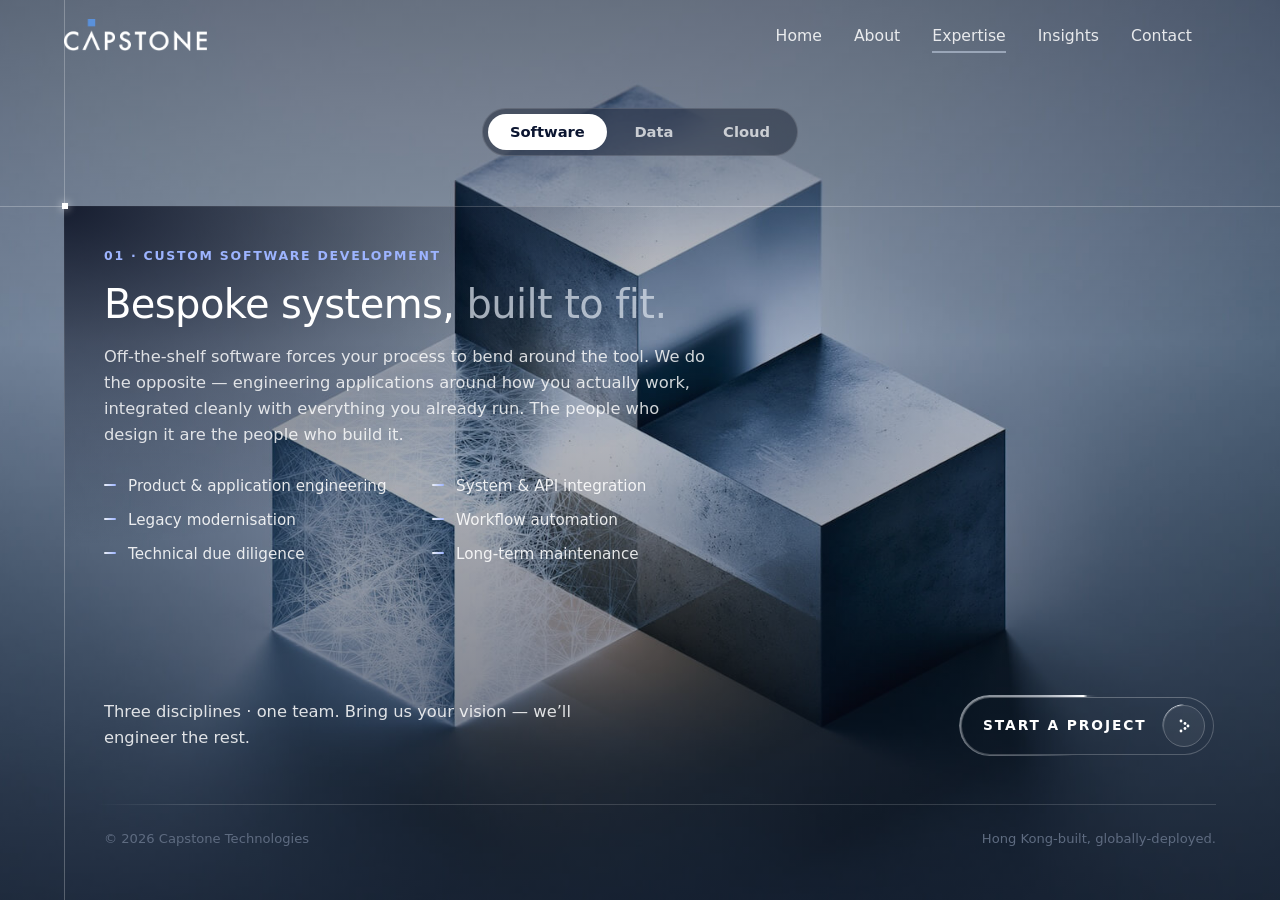
<file: expertise.html>
<!DOCTYPE html>
<html lang="en">
<head>
  <meta charset="UTF-8" />
  <meta name="viewport" content="width=device-width, initial-scale=1.0" />
  <title>Expertise — Capstone Technologies</title>
  <meta name="description" content="Custom software, data & analytics, and cloud — one senior team that owns the whole stack." />
  <link rel="preconnect" href="https://api.fontshare.com" crossorigin />
  <link href="https://api.fontshare.com/v2/css?f[]=general-sans@200,300,400,500,600,700&f[]=satoshi@400,500,700,900&display=swap" rel="stylesheet" />
  <link rel="stylesheet" href="styles.css" />
</head>
<body data-page="services">

  <!-- Navigation (over hero) -->
  <header class="nav nav--over-hero" id="nav"> 
    <div class="nav__inner">
      <a href="index.html" class="nav__brand" aria-label="Capstone Technologies home">
        <img src="capstone_logo_2.png" alt="Capstone Technologies" class="nav__logo nav__logo--light" />
        <img src="capstone_logo_1.png" alt="Capstone Technologies" class="nav__logo nav__logo--dark" />
      </a>
      <nav class="nav__links" aria-label="Primary">
        <a href="index.html">Home</a>
        <a href="about.html">About</a>
        <a href="expertise.html" aria-current="page">Expertise</a>
        <a href="insights.html">Insights</a>
        <a href="contact.html">Contact</a>
      </nav>
      <button class="nav__burger" id="burger" aria-label="Open menu" aria-expanded="false"><span></span><span></span></button>
    </div>
  </header>
  <div class="nav__mobile" id="navMobile" aria-hidden="true">
    <div class="nav__mobile-inner">
      <div class="nav__mobile-head">
        <img src="capstone_logo_1.png" alt="Capstone Technologies" class="nav__mobile-logo" />
        <button class="nav__close" id="navClose" type="button" aria-label="Close menu"><span></span><span></span></button>
      </div>
      <nav class="nav__mobile-links" aria-label="Mobile">
        <a href="index.html">Home</a>
        <a href="about.html">About</a>
        <a href="expertise.html" aria-current="page">Expertise</a>
        <a href="insights.html">Insights</a>
        <a href="contact.html">Contact</a>
      </nav>
    </div>
  </div>

  <main>
    <h1 class="sr-only">Expertise — Custom Software, Data &amp; Analytics, Cloud Services</h1>

    <!-- ✦ Expertise — single tabbed panel (Software | Data | Cloud) -->
    <section class="xp">
      <div class="xp__panel" style="--xp-img:url('expertise-software.jpg')">

        <div class="xp__tabs" role="tablist" aria-label="Expertise areas">
          <button class="xp__tab is-active" role="tab" aria-selected="true" aria-controls="xp-software" id="tab-software" data-img="expertise-software.jpg">Software</button>
          <button class="xp__tab" role="tab" aria-selected="false" aria-controls="xp-data" id="tab-data" data-img="expertise-data.jpg">Data</button>
          <button class="xp__tab" role="tab" aria-selected="false" aria-controls="xp-cloud" id="tab-cloud" data-img="expertise-cloud.jpg">Cloud</button>
        </div>

        <div class="xp__body">
          <article class="xp__pane is-active" id="xp-software" role="tabpanel" aria-labelledby="tab-software" data-anchor="custom-software">
            <div class="xp__crosshair"><div class="xp__crosshair-node"></div></div>
            <div class="xp__content-wrap">
              <p class="xp__kicker">01 &middot; Custom Software Development</p>
              <h2 class="xp__title">Bespoke systems, <em>built to fit.</em></h2>
              <p class="xp__lead">Off-the-shelf software forces your process to bend around the tool. We do the
                opposite &mdash; engineering applications around how you actually work, integrated cleanly with
                everything you already run. The people who design it are the people who build it.</p>
              <ul class="xp__list">
                <li>Product &amp; application engineering</li>
                <li>System &amp; API integration</li>
                <li>Legacy modernisation</li>
                <li>Workflow automation</li>
                <li>Technical due diligence</li>
                <li>Long-term maintenance</li>
              </ul>
            </div>
          </article>

          <article class="xp__pane" id="xp-data" role="tabpanel" aria-labelledby="tab-data" data-anchor="data-analytics">
            <div class="xp__crosshair"><div class="xp__crosshair-node"></div></div>
            <div class="xp__content-wrap">
              <p class="xp__kicker">02 &middot; Data &amp; Analytics</p>
              <h2 class="xp__title">Decisions, <em>backed by evidence.</em></h2>
              <p class="xp__lead">Your data is already telling you what to do next &mdash; if you can see it.
                We build the pipelines, warehouses, and dashboards that turn scattered records into real-time
                intelligence, delivered at the scale your business runs at.</p>
              <ul class="xp__list">
                <li>Data pipelines &amp; ETL</li>
                <li>Cloud data warehousing</li>
                <li>Real-time dashboards</li>
                <li>Reporting &amp; BI</li>
                <li>Data governance</li>
                <li>Predictive analytics</li>
              </ul>
            </div>
          </article>

          <article class="xp__pane" id="xp-cloud" role="tabpanel" aria-labelledby="tab-cloud" data-anchor="cloud">
            <div class="xp__crosshair"><div class="xp__crosshair-node"></div></div>
            <div class="xp__content-wrap">
              <p class="xp__kicker">03 &middot; Cloud Services</p>
              <h2 class="xp__title">Infrastructure <em>that stays up.</em></h2>
              <p class="xp__lead">The best infrastructure is the kind you never have to think about. Secure,
                automated cloud &mdash; storage, analytics, and security &mdash; architected to scale quietly
                in the background while you grow. Hardened by default, monitored around the clock.</p>
              <ul class="xp__list">
                <li>Cloud security</li>
                <li>Managed &amp; automated storage</li>
                <li>Cloud analytics</li>
                <li>Auto-scaling architecture</li>
                <li>Migration &amp; modernisation</li>
                <li>Backup &amp; disaster recovery</li>
              </ul>
            </div>
          </article>
        </div>

        <!-- Slim CTA -->
        <section class="xp-cta">
          <p class="xp-cta__text">Three disciplines &middot; one team. Bring us your vision &mdash; we&rsquo;ll engineer the rest.</p>
          <a href="contact.html" class="btn btn--silver btn--orbit magnetic" aria-label="Start a project">
            <span class="cta-orbit__label">Start a project</span>
            <span class="cta-orbit__icon" aria-hidden="true"><span class="cta-orbit__ring"></span><svg class="cta-orbit__arrow" viewBox="0 0 28 28" width="28" height="28"><g fill="currentColor"><circle cx="11" cy="9" r="1.4"/><circle cx="15" cy="11.5" r="1.4"/><circle cx="18" cy="14" r="1.4"/><circle cx="15" cy="16.5" r="1.4"/><circle cx="11" cy="19" r="1.4"/></g></svg></span>
          </a>
        </section>

        <footer class="footer footer--slim">
          <div class="footer__base">
            <span>&copy; 2026 Capstone Technologies</span>
            <span class="footer__tag">Hong Kong&#8209;built, globally&#8209;deployed.</span>
          </div>
        </footer>
      </div>
    </section>
  </main>

  <div class="cursor-dot" id="cursorDot" aria-hidden="true"></div>
  <script src="script.js"></script>
</body>
</html>
</file>
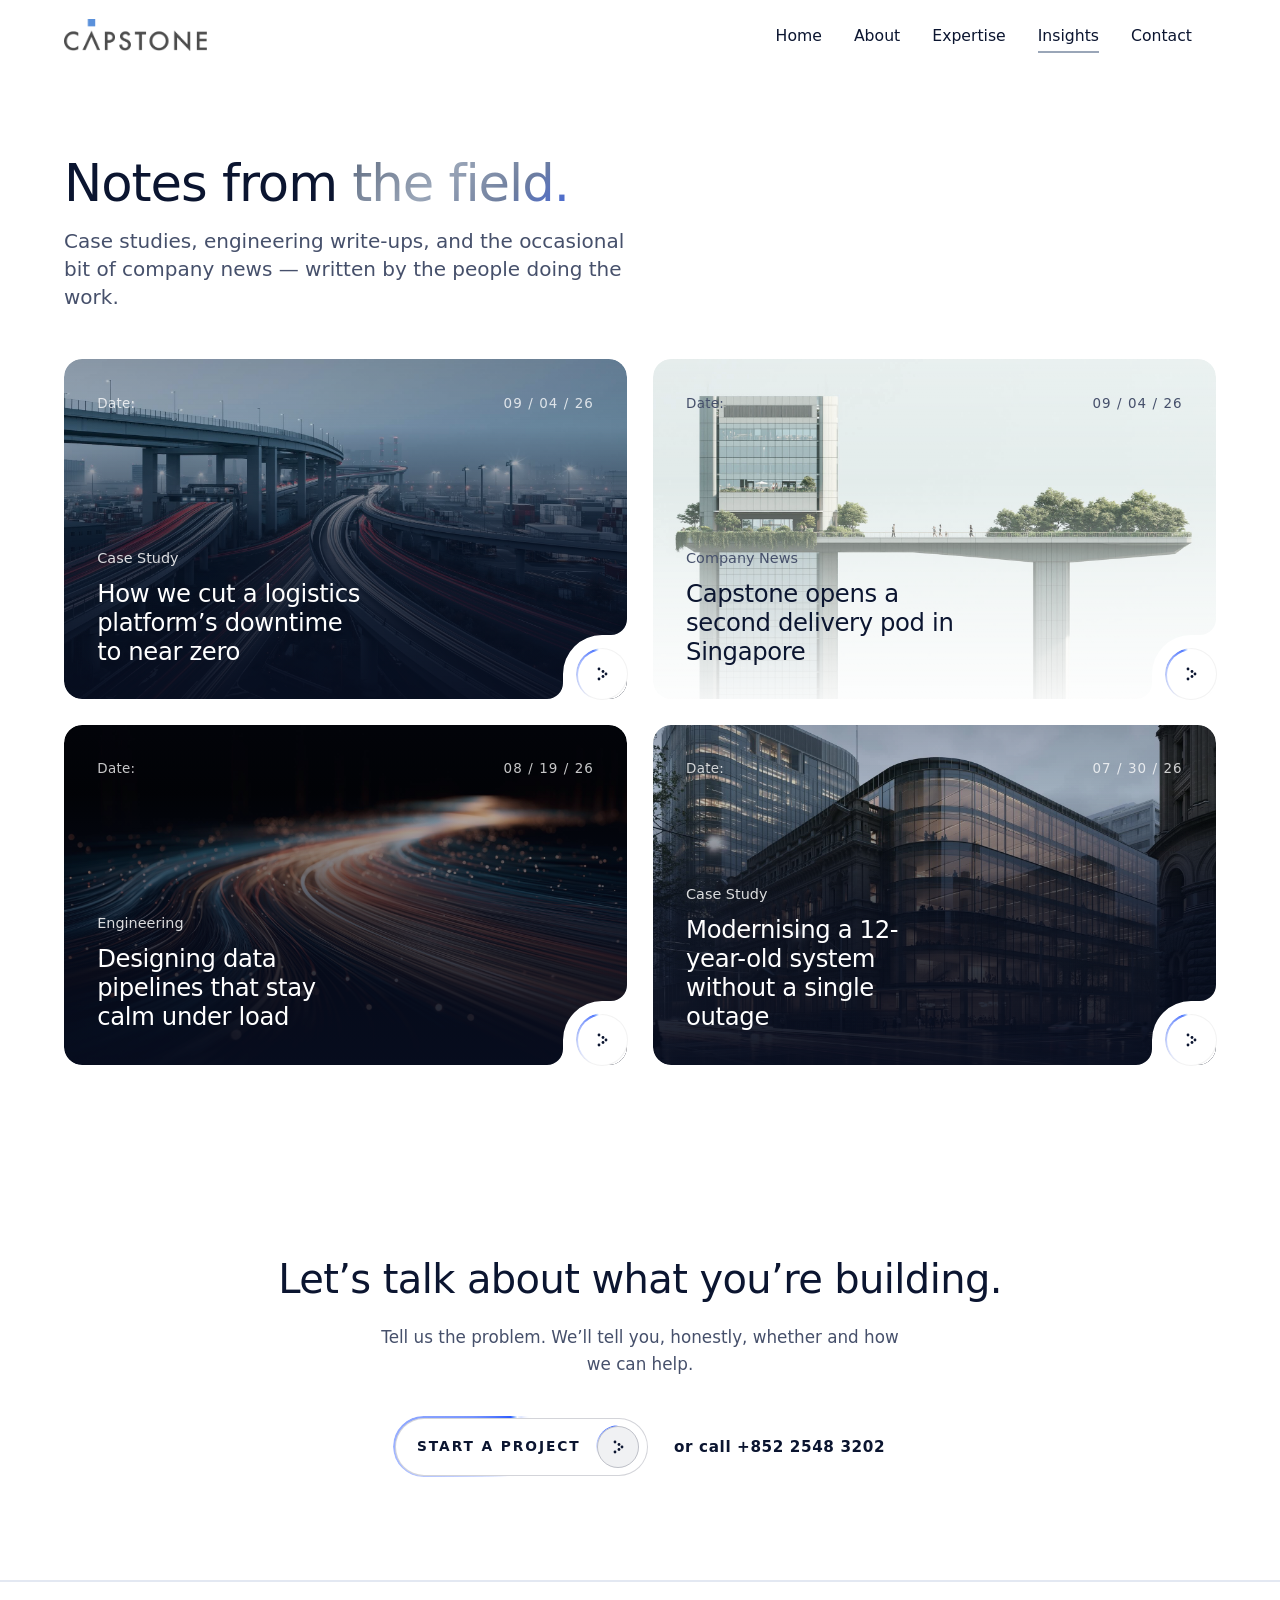
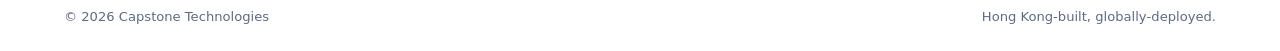
<file: insights.html>
<!DOCTYPE html>
<html lang="en">
<head>
  <meta charset="UTF-8" />
  <meta name="viewport" content="width=device-width, initial-scale=1.0" />
  <title>Insights — Capstone Technologies</title>
  <meta name="description" content="Notes from the field — case studies, engineering write-ups, and company news from Capstone Technologies." />
  <link rel="preconnect" href="https://api.fontshare.com" crossorigin />
  <link href="https://api.fontshare.com/v2/css?f[]=general-sans@200,300,400,500,600,700&f[]=satoshi@400,500,700,900&display=swap" rel="stylesheet" />
  <link rel="stylesheet" href="styles.css" />
</head>
<body data-page="insights">

  <header class="nav" id="nav">
    <div class="nav__inner">
      <a href="index.html" class="nav__brand" aria-label="Capstone Technologies home">
        <img src="capstone_logo_2.png" alt="Capstone Technologies" class="nav__logo nav__logo--light" />
        <img src="capstone_logo_1.png" alt="Capstone Technologies" class="nav__logo nav__logo--dark" />
      </a>
      <nav class="nav__links" aria-label="Primary">
        <a href="index.html">Home</a>
        <a href="about.html">About</a>
        <a href="expertise.html">Expertise</a>
        <a href="insights.html" aria-current="page">Insights</a>
        <a href="contact.html">Contact</a>
      </nav>
      <button class="nav__burger" id="burger" aria-label="Open menu" aria-expanded="false"><span></span><span></span></button>
    </div>
  </header>
  <div class="nav__mobile" id="navMobile" aria-hidden="true">
    <div class="nav__mobile-inner">
      <div class="nav__mobile-head">
        <img src="capstone_logo_1.png" alt="Capstone Technologies" class="nav__mobile-logo" />
        <button class="nav__close" id="navClose" type="button" aria-label="Close menu"><span></span><span></span></button>
      </div>
      <nav class="nav__mobile-links" aria-label="Mobile">
        <a href="index.html">Home</a>
        <a href="about.html">About</a>
        <a href="expertise.html">Expertise</a>
        <a href="insights.html" aria-current="page">Insights</a>
        <a href="contact.html">Contact</a>
      </nav>
    </div>
  </div>

  <main>
    <section class="insights-header reveal" data-reveal>
      <div class="wrap">
        <div class="insights-header__content">
          <h1 class="insights-header__title">Notes from <em>the field.</em></h1>
          <p class="insights-header__lead">
            Case studies, engineering write-ups, and the occasional bit of company news &mdash;
            written by the people doing the work.
          </p>
        </div>
      </div>
    </section>

    <!-- All insights -->
    <section class="section" style="padding-top:clamp(2.2rem,4vw,3rem);">
      <div class="card-grid">
        <a class="card card--img reveal" data-reveal href="article-1.html" style="--img:url('insights_1.jpg')">
          <div class="card__top"><span class="card__date-k">Date:</span><span class="card__date-v">09 / 04 / 26</span></div>
          <p class="card__cat">Case Study</p>
          <h3 class="card__title">How we cut a logistics platform&rsquo;s downtime to near zero</h3>
          <span class="card__notch" aria-hidden="true">
            <svg class="card__notch-arrow" viewBox="0 0 28 28" width="28" height="28"><g fill="currentColor"><circle cx="11" cy="9" r="1.4"/><circle cx="15" cy="11.5" r="1.4"/><circle cx="18" cy="14" r="1.4"/><circle cx="15" cy="16.5" r="1.4"/><circle cx="11" cy="19" r="1.4"/></g></svg>
          </span>
        </a>
        <a class="card card--img-light reveal" data-reveal data-reveal-delay="80" href="article-2.html" style="--img:url('insights_2.jpg')">
          <div class="card__top"><span class="card__date-k">Date:</span><span class="card__date-v">09 / 04 / 26</span></div>
          <p class="card__cat">Company News</p>
          <h3 class="card__title">Capstone opens a second delivery pod in Singapore</h3>
          <span class="card__notch" aria-hidden="true">
            <svg class="card__notch-arrow" viewBox="0 0 28 28" width="28" height="28"><g fill="currentColor"><circle cx="11" cy="9" r="1.4"/><circle cx="15" cy="11.5" r="1.4"/><circle cx="18" cy="14" r="1.4"/><circle cx="15" cy="16.5" r="1.4"/><circle cx="11" cy="19" r="1.4"/></g></svg>
          </span>
        </a>
        <a class="card card--img reveal" data-reveal href="article-3.html" style="--img:url('insights_3.jpg')">
          <div class="card__top"><span class="card__date-k">Date:</span><span class="card__date-v">08 / 19 / 26</span></div>
          <p class="card__cat">Engineering</p>
          <h3 class="card__title">Designing data pipelines that stay calm under load</h3>
          <span class="card__notch" aria-hidden="true">
            <svg class="card__notch-arrow" viewBox="0 0 28 28" width="28" height="28"><g fill="currentColor"><circle cx="11" cy="9" r="1.4"/><circle cx="15" cy="11.5" r="1.4"/><circle cx="18" cy="14" r="1.4"/><circle cx="15" cy="16.5" r="1.4"/><circle cx="11" cy="19" r="1.4"/></g></svg>
          </span>
        </a>
        <a class="card card--img reveal" data-reveal data-reveal-delay="80" href="article-4.html" style="--img:url('insights_4.jpg')">
          <div class="card__top"><span class="card__date-k">Date:</span><span class="card__date-v">07 / 30 / 26</span></div>
          <p class="card__cat">Case Study</p>
          <h3 class="card__title">Modernising a 12-year-old system without a single outage</h3>
          <span class="card__notch" aria-hidden="true">
            <svg class="card__notch-arrow" viewBox="0 0 28 28" width="28" height="28"><g fill="currentColor"><circle cx="11" cy="9" r="1.4"/><circle cx="15" cy="11.5" r="1.4"/><circle cx="18" cy="14" r="1.4"/><circle cx="15" cy="16.5" r="1.4"/><circle cx="11" cy="19" r="1.4"/></g></svg>
          </span>
        </a>
      </div>
    </section>

    <!-- CTA -->
    <section class="cta">
      <div class="cta__inner">
        <h2 class="cta__title reveal" data-reveal>Let&rsquo;s talk about what you&rsquo;re building.</h2>
        <p class="cta__lead reveal" data-reveal data-reveal-delay="100">Tell us the problem. We&rsquo;ll tell you, honestly, whether and how we can help.</p>
        <div class="cta__actions reveal" data-reveal data-reveal-delay="180">
          <a href="contact.html" class="btn btn--orbit magnetic" aria-label="Start a project"><span class="cta-orbit__label">Start a project</span><span class="cta-orbit__icon" aria-hidden="true"><span class="cta-orbit__ring"></span><svg class="cta-orbit__arrow" viewBox="0 0 28 28" width="28" height="28"><g fill="currentColor"><circle cx="11" cy="9" r="1.4"/><circle cx="15" cy="11.5" r="1.4"/><circle cx="18" cy="14" r="1.4"/><circle cx="15" cy="16.5" r="1.4"/><circle cx="11" cy="19" r="1.4"/></g></svg></span></a>
          <a href="tel:+85225483202" class="link-cta">or call +852 2548 3202</a>
        </div>
      </div>
    </section>
  </main>

    <footer class="footer footer--slim">
    <div class="footer__base">
      <span>&copy; 2026 Capstone Technologies</span>
      <span class="footer__tag">Hong Kong&#8209;built, globally&#8209;deployed.</span>
    </div>
  </footer>

  <div class="cursor-dot" id="cursorDot" aria-hidden="true"></div>
  <script src="script.js"></script>
</body>
</html>
</file>
<file: styles.css>
/* =====================================================================
   CAPSTONE TECHNOLOGIES — Redesign (multi-page)
   White-dominant · Capstone Blue secondary · Capstone Gold accent
   ===================================================================== */

:root{
  /* Palette */
  --white:    #FFFFFF;
  --paper:    #F6F8FC;
  --sky:      #EAF0FF;
  --line:     #E3E8F2;
  --ink:      #0B1530;
  --ink-2:    #070D1F;
  --ink-soft: #46506B;
  --blue:     #2D5BFF;
  --blue-deep:#1736B8;

  /* Accent — glossy silver (replaces gold). --silver = legible mid-tone for text;
     --silver-deep = shadow tone; --silver-bright = highlight.
     --chrome / --chrome-dark = metallic gradients for filled shapes (the "shine"). */
  --silver:       #9AA6B8;
  --silver-deep:  #5E6B80;
  --silver-bright:#EDF1F7;
  --chrome:       linear-gradient(140deg,#FDFEFF 0%,#D6DDE8 26%,#9CA8BA 52%,#C9D1DE 72%,#8793A6 88%,#EEF2F8 100%);
  --chrome-dark:  linear-gradient(140deg,#E7ECF3 0%,#AEB8C8 30%,#727E92 55%,#9AA6B8 78%,#5E6B80 100%);

  /* ── GRADIENT SYSTEM ──────────────────────────────────────────────
     The ONLY gradients used site-wide. Don't hand-roll new ones. */
  --grad-blue:   radial-gradient(135% 135% at 14% 10%, #7E97FF 0%, #2D5BFF 40%, #16277A 100%); /* blue mesh — cards/CTA pop */
  --grad-ink:    linear-gradient(150deg, #0E1A3C 0%, #0B1530 55%, #070D1F 100%);               /* dark surfaces */
  --grad-mist:   linear-gradient(180deg, #EAF0FF 0%, #FFFFFF 75%);                              /* light surfaces */
  --grad-accent: linear-gradient(135deg, #5E6B80 0%, #9AA6B8 40%, #6E7E9E 72%, #2D5BFF 116%);  /* metallic accent text */

  /* Tints — the ONLY accent tints. All derive from --blue / --silver / a light dust.
     Use these instead of hand-writing rgba() so every blue stays the same blue. */
  --blue-rgb:    45,91,255;        /* = --blue */
  --silver-rgb:  154,166,184;      /* = --silver */
  --dust-rgb:    157,180,255;      /* light blue dust, for glows on dark surfaces */
  --tint-blue-weak:  rgba(var(--blue-rgb), .12);   /* focus rings, faint washes */
  --tint-blue-soft:  rgba(var(--blue-rgb), .28);   /* section glows */
  --tint-blue-dots:  rgba(var(--blue-rgb), .5);    /* dotfield data texture */
  --tint-dust-soft:  rgba(var(--dust-rgb), .22);   /* dust glow on dark */
  --tint-dust-faint: rgba(var(--dust-rgb), .16);
  --tint-silver-faint: rgba(var(--silver-rgb), .16);

  /* Type */
  --display: 'General Sans', 'Satoshi', ui-sans-serif, system-ui, sans-serif;
  --sans:    'Satoshi', ui-sans-serif, system-ui, -apple-system, 'Segoe UI', sans-serif;

  /* Motion */
  --ease: cubic-bezier(0.22, 1, 0.36, 1);
  --ease-soft: cubic-bezier(0.4, 0, 0.2, 1);

  /* Layout */
  --pad: clamp(1.25rem, 5vw, 7rem);
  --maxw: 1320px;
  --radius: 18px;
  --nav-h: 76px;
}

/* ---------- Reset ---------- */
*,*::before,*::after{ box-sizing:border-box; margin:0; padding:0; }
html{ scroll-behavior:smooth; -webkit-text-size-adjust:100%; }
body{
  font-family:var(--sans); color:var(--ink); background:var(--white);
  line-height:1.6; font-size:clamp(1rem, 0.55vw + 0.9rem, 1.125rem);
  -webkit-font-smoothing:antialiased; text-rendering:optimizeLegibility;
  overflow-x:hidden;
}
img{ display:block; max-width:100%; height:auto; }
a{ color:inherit; text-decoration:none; }
ul,ol{ list-style:none; }
em{ font-style:normal; color:var(--blue); }
::selection{ background:var(--ink); color:var(--white); }

/* ---------- Shared ---------- */
.eyebrow{ display:inline-flex; align-items:center; gap:.6rem;
  font-size:.82rem; font-weight:600; letter-spacing:.14em; text-transform:uppercase; color:var(--ink-soft); }
.eyebrow--light{ color:rgba(255,255,255,.78); }
/* square motif (echoes the logo mark above the 'A'), in glossy silver */
.eyebrow__dot{ width:9px; height:9px; border-radius:1.5px; background:var(--chrome);
  box-shadow:0 0 0 4px rgba(154,166,184,.16), inset 0 1px 1px rgba(255,255,255,.7); }
/* flat hairline label (matches the hero's editorial labels — no pill) */
.section-tag{ display:inline-flex; align-items:baseline; gap:.8rem;
  font-size:.76rem; font-weight:600; letter-spacing:.16em; text-transform:uppercase;
  color:var(--ink-soft); margin-bottom:1.6rem; }
.section-tag span{ font-family:var(--display); font-weight:500; color:var(--silver-deep);
  font-size:.76rem; border:0; border-radius:0; padding:0; letter-spacing:.1em; }
.section-title{ font-family:var(--display); font-weight:300;
  font-size:clamp(1.5rem,3.2vw,2.5rem); line-height:1.12; letter-spacing:-0.015em; }
.section-title .muted{ color:var(--ink-soft); }
.muted{ color:var(--ink-soft); }

/* accent text: silver-grey → blue gradient (single shared token) */
.accent-grad,
.intro-split__statement em,
.about__statement em{
  background:var(--grad-accent);
  -webkit-background-clip:text; background-clip:text;
  -webkit-text-fill-color:transparent; color:transparent;
}
.wrap{ max-width:var(--maxw); margin:0 auto; padding-inline:var(--pad); }

/* =====================================================================
   ✦ TRAVELLING-BORDER BUTTONS
   A faint pill outline with a bright "comet" tracing the perimeter.
   ===================================================================== */
@property --angle{ syntax:'<angle>'; initial-value:0deg; inherits:false; }

.btn{
  --beam:var(--blue);          /* comet colour, overridden per variant */
  --ring:rgba(11,21,48,.18);   /* faint static outline */
  --fill:transparent;          /* pill interior — transparent by default */
  --fg:var(--ink);             /* label colour */
  --speed:3.6s;
  position:relative; z-index:0;
  display:inline-flex; align-items:center; gap:.55rem;
  padding:1.05rem 2rem; border-radius:50px;
  font-family:var(--sans); font-weight:600; font-size:.86rem; line-height:1;
  letter-spacing:.14em; text-transform:uppercase;
  color:var(--fg); cursor:pointer; border:0; background:transparent; isolation:isolate;
  transition:transform .5s var(--ease), color .4s var(--ease);
  will-change:transform;
}
/* interior fill (so the pill reads on any page background) */
.btn::after{
  content:""; position:absolute; inset:1.5px; z-index:-1; border-radius:inherit;
  background:var(--fill);
  box-shadow:inset 0 0 0 1px var(--ring), inset 0 1px 0 rgba(255,255,255,.06);
  transition:background .4s var(--ease), box-shadow .4s var(--ease);
}
/* the rotating comet ring */
.btn::before{
  content:""; position:absolute; inset:0; z-index:-1; border-radius:inherit;
  padding:1.5px;                      /* = border thickness */
  background:
    conic-gradient(from var(--angle),
      transparent 0deg,
      transparent 205deg,
      color-mix(in srgb, var(--beam) 55%, transparent) 300deg,
      var(--beam) 340deg,
      #ffffff 352deg,
      transparent 360deg);
  -webkit-mask:linear-gradient(#000 0 0) content-box, linear-gradient(#000 0 0);
          mask:linear-gradient(#000 0 0) content-box, linear-gradient(#000 0 0);
  -webkit-mask-composite:xor; mask-composite:exclude;
  filter:drop-shadow(0 0 5px color-mix(in srgb, var(--beam) 70%, transparent));
  animation:beam var(--speed) linear infinite;
}
@keyframes beam{ to{ --angle:360deg; } }
.btn > *{ position:relative; z-index:1; }

.btn:hover{ transform:translateY(-3px); }
.btn:hover::before{ --speed:1.4s;
  filter:drop-shadow(0 0 9px color-mix(in srgb, var(--beam) 85%, transparent)); }
.btn:active{ transform:translateY(-1px) scale(.99); }
.btn__arrow{ transition:transform .5s var(--ease); }
.btn:hover .btn__arrow{ transform:translate(4px,-2px); }
.btn--small{ padding:.72rem 1.25rem; font-size:.76rem; }

/* Quiet text-link CTA — for secondary actions (keeps one comet per view) */
.link-cta{ position:relative; display:inline-flex; align-items:center; gap:.5rem;
  font-family:var(--sans); font-weight:600; font-size:.95rem; letter-spacing:.04em;
  color:var(--ink); padding:.4rem .1rem; cursor:pointer; }
.link-cta::after{ content:""; position:absolute; left:.1rem; right:.1rem; bottom:0; height:1px;
  background:currentColor; opacity:.5; transform:scaleX(0); transform-origin:right;
  transition:transform .45s var(--ease); }
.link-cta:hover::after{ transform:scaleX(1); transform-origin:left; }
.link-cta .btn__arrow{ transition:transform .45s var(--ease); }
.link-cta:hover .btn__arrow{ transform:translate(4px,-2px); }
.link-cta--light{ color:#fff; }

/* Silver comet — primary accent CTA (lives on dark sections → white label).
   Two-stop beam fakes a metallic glint: bright silver head, soft silver tail. */
.btn--silver{ --beam:var(--silver-bright); --fg:#fff; }
.btn--silver::before{ filter:drop-shadow(0 0 6px rgba(237,241,247,.7)); }

/* Clear / secondary — white comet, transparent fill */
.btn--clear{ --beam:#ffffff; --fill:transparent; --ring:rgba(11,21,48,.16); --fg:var(--ink); }
.btn--clear::before{ filter:drop-shadow(0 0 4px rgba(120,140,200,.55)); }
.btn--clear.on-dark{ --fill:transparent; --ring:rgba(255,255,255,.22); --fg:#fff; }
.btn--clear.on-dark::before{ filter:drop-shadow(0 0 5px rgba(255,255,255,.6)); }

/* Transparent buttons over the dark hero need a light label + ring */
.nav--over-hero:not(.is-stuck) .btn{ --fg:#fff; --ring:rgba(255,255,255,.22); }

/* Reduced motion: hold a calm, evenly-lit outline instead of a moving comet */
@media (prefers-reduced-motion:reduce){
  .btn::before{ animation:none; background:none;
    box-shadow:inset 0 0 0 1.5px color-mix(in srgb, var(--beam) 60%, transparent);
    filter:none; padding:0; -webkit-mask:none; mask:none; }
}


/* =====================================================================
   Navigation
   ===================================================================== */
.nav{ position:fixed; top:0; left:0; right:0; z-index:100;
  transition:transform .5s var(--ease), background .4s var(--ease-soft), box-shadow .4s var(--ease-soft); }
.nav__inner{ max-width:var(--maxw); margin:0 auto; display:flex; align-items:center;
  justify-content:space-between; gap:1.5rem; padding:1.2rem var(--pad);
  transition:padding .4s var(--ease-soft); }
.nav__logo{ height:32px; width:auto; transition:opacity .3s var(--ease); display:block; }
.nav__logo--dark{ display:none; }
/* On a transparent hero (dark bg) the nav uses the light logo + light links */
.nav--over-hero .nav__logo--light{ display:block; }
.nav--over-hero .nav__logo--dark{ display:none; }
.nav--over-hero .nav__links a{ color:rgba(255,255,255,.86); }
.nav--over-hero.is-stuck .nav__links a{ color:var(--ink); }
.nav.is-stuck .nav__logo--light{ display:none; }
.nav.is-stuck .nav__logo--dark{ display:block; }
.nav:not(.nav--over-hero) .nav__logo--dark{ display:block; }
.nav:not(.nav--over-hero) .nav__logo--light{ display:none; }

.nav__links{ display:flex; gap:2rem; margin-left:auto; margin-right:1.5rem; }
.nav__links a{ position:relative; font-weight:500; font-size:.98rem; color:var(--ink); padding:.2rem 0; }
.nav__links a::after{ content:""; position:absolute; left:0; bottom:-2px; height:2px; width:100%;
  background:var(--silver); transform:scaleX(0); transform-origin:right; transition:transform .45s var(--ease); }
.nav__links a:hover::after,
.nav__links a[aria-current="page"]::after{ transform:scaleX(1); transform-origin:left; }
.nav.is-stuck{ background:rgba(255,255,255,.78); -webkit-backdrop-filter:blur(16px) saturate(140%);
  backdrop-filter:blur(16px) saturate(140%); box-shadow:0 1px 0 var(--line); }
.nav.is-stuck .nav__inner{ padding-top:.8rem; padding-bottom:.8rem; }
.nav.is-hidden{ transform:translateY(-100%); }

.nav__burger{ display:none; flex-direction:column; gap:6px; background:none; border:none; cursor:pointer; padding:.6rem; margin:-.2rem; }
.nav__burger span{ width:26px; height:2px; background:var(--ink); transition:.4s var(--ease); transform-origin:center; }
.nav--over-hero:not(.is-stuck) .nav__burger span{ background:#fff; }
.nav__burger[aria-expanded="true"] span:first-child{ transform:translateY(8px) rotate(45deg); }
.nav__burger[aria-expanded="true"] span:last-child{ transform:translateY(-8px) rotate(-45deg); }
/* ✦ Mobile menu — translucent "liquid glass" sheet that drops from the top.
   Auto height (stops at the last item), rounded bottom, soft drop shadow.
   .nav__mobile is a faint dimmed backdrop (click to close);
   .nav__mobile-inner is the frosted glass panel. */
.nav__mobile{ position:fixed; inset:0; z-index:200; display:none;
  background:rgba(11,21,48,.16);
  opacity:0; visibility:hidden;
  transition:opacity .4s var(--ease), visibility 0s .4s; }
.nav__mobile.is-open{ opacity:1; visibility:visible; transition:opacity .4s var(--ease); }
.nav__mobile-inner{ width:100%; max-height:calc(100dvh - 1.5rem); overflow-y:auto;
  padding:1.2rem var(--pad) 1.5rem;
  /* liquid glass: translucent, picks up the colours of the page behind it */
  background:rgba(255,255,255,.55);
  -webkit-backdrop-filter:blur(30px) saturate(180%); backdrop-filter:blur(30px) saturate(180%);
  border-bottom:1px solid rgba(255,255,255,.45);
  border-bottom-left-radius:26px; border-bottom-right-radius:26px;
  box-shadow:0 26px 50px -14px rgba(11,21,48,.30), 0 1px 0 rgba(255,255,255,.5) inset;
  opacity:0;
  transition:opacity .4s var(--ease); }
.nav__mobile.is-open .nav__mobile-inner{ opacity:1; }

/* top bar: logo + close (sits in its own row — never cropped) */
.nav__mobile-head{ display:flex; align-items:center; justify-content:space-between;
  margin-bottom:1rem; }
.nav__mobile-logo{ height:32px; width:auto; display:block; }
.nav__close{ position:relative; flex:0 0 auto; width:36px; height:36px; border-radius:50%;
  border:1px solid rgba(255,255,255,.6); background:rgba(255,255,255,.5); cursor:pointer;
  transition:transform .45s var(--ease), background .3s var(--ease), box-shadow .3s var(--ease); }
.nav__close:hover{ background:rgba(255,255,255,.8); transform:rotate(90deg);
  box-shadow:0 6px 18px rgba(11,21,48,.10); }
.nav__close span{ position:absolute; top:50%; left:50%; width:16px; height:2px; border-radius:2px;
  background:var(--ink); }
.nav__close span:first-child{ transform:translate(-50%,-50%) rotate(45deg); }
.nav__close span:last-child{ transform:translate(-50%,-50%) rotate(-45deg); }

/* compact link list — no dividers, no numbering, smaller type */
.nav__mobile-links{ display:flex; flex-direction:column; padding:.6rem 0 .2rem; }
.nav__mobile-links a{ display:block; padding:.7rem 0;
  font-family:var(--sans); font-weight:400; letter-spacing:-0.01em; line-height:1.3;
  font-size:1.22rem; color:var(--ink);
  opacity:0; transform:translateY(8px);
  transition:color .3s var(--ease); }
.nav__mobile-links a:hover{ color:var(--blue); }
.nav__mobile-links a[aria-current="page"]{ color:var(--blue); font-weight:500; }

/* staggered reveal once open */
.nav__mobile.is-open .nav__mobile-links a{ animation:navItemIn .5s var(--ease) forwards; }
.nav__mobile.is-open .nav__mobile-links a:nth-child(1){ animation-delay:.06s; }
.nav__mobile.is-open .nav__mobile-links a:nth-child(2){ animation-delay:.11s; }
.nav__mobile.is-open .nav__mobile-links a:nth-child(3){ animation-delay:.16s; }
.nav__mobile.is-open .nav__mobile-links a:nth-child(4){ animation-delay:.21s; }
.nav__mobile.is-open .nav__mobile-links a:nth-child(5){ animation-delay:.26s; }
.nav__mobile.is-open .nav__mobile-links a:nth-child(6){ animation-delay:.31s; }
.nav__mobile.is-open .nav__mobile-links a:nth-child(7){ animation-delay:.36s; }
@keyframes navItemIn{ to{ opacity:1; transform:none; } }

/* keep the burger as the open trigger; it sits beneath the overlay once open */
.nav__burger[aria-expanded="true"]{ position:relative; z-index:95; }
.nav.is-mobile-open .nav__logo--light{ display:none !important; }
.nav.is-mobile-open .nav__logo--dark{ display:block !important; }

/* =====================================================================
   Grid lines (depth)
   ===================================================================== */
.grid-lines{ position:absolute; inset:0; max-width:var(--maxw); margin:0 auto; padding:0 var(--pad);
  pointer-events:none; z-index:0; display:grid; grid-template-columns:repeat(4,1fr); }
.grid-lines span{ border-left:1px solid var(--line); }
.grid-lines span:last-child{ border-right:1px solid var(--line); }
.grid-lines--dark span{ border-color:rgba(255,255,255,.08); }

/* =====================================================================
   ✦ DOT FIELD — reusable "data" texture (echoes the chart + square motif)
   Density via --dot-gap, size via --dot-size, colour via --dot-color.
   ===================================================================== */
.dotfield{ --dot-gap:11px; --dot-size:1.6px; --dot-color:var(--tint-blue-dots);
  position:absolute; pointer-events:none; z-index:0;
  background-image:radial-gradient(var(--dot-color) var(--dot-size), transparent calc(var(--dot-size) + .6px));
  background-size:var(--dot-gap) var(--dot-gap); }
.dotfield--dark{ --dot-color:var(--tint-dust-soft); }
.dotfield--silver{ --dot-color:rgba(154,166,184,.4); }
/* fade helpers so the field dissolves rather than ending hard */
.dotfield--fade-b{ -webkit-mask:linear-gradient(180deg,#000,transparent); mask:linear-gradient(180deg,#000,transparent); }
.dotfield--fade-l{ -webkit-mask:linear-gradient(90deg,transparent,#000); mask:linear-gradient(90deg,transparent,#000); }
.dotfield--fade-radial{ -webkit-mask:radial-gradient(circle at 70% 30%,#000,transparent 70%);
  mask:radial-gradient(circle at 70% 30%,#000,transparent 70%); }
/* optional fade-in: add data-reveal to animate; otherwise visible by default */
.dotfield[data-reveal]{ opacity:0; transform:none; transition:opacity 1.1s var(--ease); }
.dotfield[data-reveal].is-in{ opacity:1; }

/* =====================================================================
   ✦ FULL-WIDTH HERO (image)
   ===================================================================== */
.hero{ position:relative; min-height:100svh; display:flex; flex-direction:column;
  justify-content:flex-end; background:var(--ink-2); overflow:hidden;
  padding-top:calc(var(--nav-h) + 1rem); }
.hero__bg{ position:absolute; inset:0; z-index:0; overflow:hidden; will-change:transform; }
/* very slow continuous cloud drift — kept zoomed so edges never show.
   intro: gentle settle (12s); then an endless, barely-perceptible drift loop. */
.hero__bg img{ width:100%; height:100%; object-fit:cover; transform-origin:center;
  animation:heroIntro 12s var(--ease-soft) forwards, heroDrift 60s ease-in-out 12s infinite; }
@keyframes heroIntro{ from{ transform:scale(1.12); } to{ transform:scale(1.08); } }
@keyframes heroDrift{
  0%   { transform:scale(1.08) translate3d(0,0,0); }
  50%  { transform:scale(1.08) translate3d(-2.2%, -1.2%, 0); }
  100% { transform:scale(1.08) translate3d(0,0,0); }
}
/* softer, calmer scrim than before — image breathes, darkening only at the base */
.hero__bg::after{ content:""; position:absolute; inset:0;
  background:
    linear-gradient(0deg, rgba(7,13,31,.86) 0%, rgba(7,13,31,.34) 28%, rgba(7,13,31,.08) 52%, rgba(7,13,31,.18) 100%); }

/* editorial hairline with corner labels (Verta) */
.hero__rule{ position:absolute; left:var(--pad); right:var(--pad); top:50%; z-index:2;
  border-top:1px solid rgba(255,255,255,.18);
  opacity:0; animation:fadeUp 1.2s var(--ease) .5s forwards; }
.hero__rule-label{ position:absolute; top:.8rem; font-size:.72rem; letter-spacing:.14em;
  text-transform:uppercase; color:rgba(255,255,255,.6); white-space:nowrap; }
.hero__rule-label--l{ left:0; }
.hero__rule-label--r{ right:0; }

/* split content row: headline left, supporting text + actions right */
.hero__inner{ position:relative; z-index:2; width:100%; max-width:var(--maxw); margin:0 auto;
  padding:0 var(--pad) clamp(2rem,4vh,3rem);
  display:grid; grid-template-columns:1.15fr .85fr; align-items:end; gap:clamp(2rem,6vw,5rem); }
.hero__title{ font-family:var(--display); font-weight:300; color:#fff;
  font-size:clamp(2.4rem, 5.4vw, 5rem); line-height:1.04; letter-spacing:-0.025em; }
/* each authored line stays on one line */
.hero__title .line{ display:block; overflow:hidden; padding-bottom:.14em; margin-bottom:-.14em; white-space:nowrap; }
.hero__title .line > span{ display:block; transform:translateY(110%); animation:lineUp 1.05s var(--ease) forwards; }
.hero__title .line:nth-child(1) > span{ animation-delay:.30s; }
.hero__title .line:nth-child(2) > span{ animation-delay:.42s; }
/* subtle, whispered silver accent */
.hero__title em{ color:rgba(214,221,232,.72); }
@keyframes lineUp{ to{ transform:none; } }
.hero__aside-col{ padding-bottom:.4rem; }
.hero__lead{ color:rgba(255,255,255,.78); font-size:1.02rem; line-height:1.55; max-width:32rem; margin-bottom:1.6rem;
  opacity:0; transform:translateY(20px); animation:fadeUp 1s var(--ease) .62s forwards; }
.hero__actions{ display:flex; gap:1.2rem; flex-wrap:wrap; align-items:center;
  opacity:0; transform:translateY(20px); animation:fadeUp 1s var(--ease) .76s forwards; }
@keyframes fadeUp{ to{ opacity:1; transform:none; } }

/* ✦ Orbit CTA — a .btn (keeps the travelling-border comet) that ALSO holds an
   inner circular badge: a ring orbiting a dotted arrow, all within the pill. */
/* Orbit button — inner badge/ring/arrow adapt to the button's --fg + --beam,
   so it works on both the dark hero and the light CTA. */
.btn--orbit{ gap:1rem; padding:.6rem .7rem .6rem 1.5rem; }
.btn--orbit .cta-orbit__label{ position:relative; }
.btn--orbit .cta-orbit__icon{ position:relative; width:42px; height:42px; flex:none;
  display:grid; place-items:center; border-radius:50%;
  background:color-mix(in srgb, currentColor 6%, transparent); transition:background .4s var(--ease); }
.btn--orbit:hover .cta-orbit__icon{ background:color-mix(in srgb, currentColor 12%, transparent); }
/* faint full static ring so the circle always reads */
.btn--orbit .cta-orbit__icon::before{ content:""; position:absolute; inset:0; border-radius:50%;
  border:1px solid color-mix(in srgb, currentColor 22%, transparent); }
/* the orbiting ring — a gapped arc that rotates continuously inside the badge */
.btn--orbit .cta-orbit__ring{ position:absolute; inset:-1px; border-radius:50%;
  border:1.5px solid transparent;
  background:conic-gradient(from 0deg, transparent 0deg, transparent 250deg,
            color-mix(in srgb, var(--beam) 70%, transparent) 320deg, var(--beam) 350deg, transparent 360deg) border-box;
  -webkit-mask:linear-gradient(#000 0 0) padding-box, linear-gradient(#000 0 0);
          mask:linear-gradient(#000 0 0) padding-box, linear-gradient(#000 0 0);
  -webkit-mask-composite:xor; mask-composite:exclude;
  animation:orbitspin 4s linear infinite; }
.btn--orbit:hover .cta-orbit__ring{ animation-duration:1.4s; }
@keyframes orbitspin{ to{ transform:rotate(360deg); } }
.btn--orbit .cta-orbit__arrow{ position:relative; color:currentColor; transition:transform .5s var(--ease); }
.btn--orbit:hover .cta-orbit__arrow{ transform:translateX(3px); }

/* quiet stat hairline along the very bottom */
.hero__meta{ position:relative; z-index:2; width:100%; max-width:var(--maxw); margin:0 auto;
  display:flex; gap:clamp(2rem,5vw,4rem); flex-wrap:wrap;
  padding:1.3rem var(--pad) clamp(1.4rem,3vh,2rem);
  border-top:1px solid rgba(255,255,255,.14);
  opacity:0; transform:translateY(20px); animation:fadeUp 1s var(--ease) .9s forwards; }
.hero__meta div{ display:flex; align-items:baseline; gap:.6rem; }
.hero__meta dt{ font-family:var(--display); font-weight:500; font-size:1.15rem; color:#fff;
  display:inline-flex; align-items:baseline; }
/* number reserves its final width + tabular figures, so labels never shift while counting */
.hero__meta dt .num{ display:inline-block; text-align:right;
  font-variant-numeric:tabular-nums; font-feature-settings:"tnum" 1; color:#fff; }
.hero__meta dt span:not(.num){ color:var(--silver-bright); }
.hero__meta dd{ font-size:.78rem; letter-spacing:.06em; text-transform:uppercase; color:rgba(255,255,255,.55); }

/* =====================================================================
   ✦ INSIGHTS HEADER
   ===================================================================== */
.insights-header{ position:relative; padding:calc(var(--nav-h) + clamp(2rem, 5vw, 4rem)) 0 0; background:var(--bg); overflow:hidden; }
.insights-header__content{ position:relative; z-index:1; padding:1rem 0 0; max-width:var(--maxw); margin:0; }
.insights-header__title{ font-family:var(--display); font-size:clamp(2rem,4vw,3.2rem); font-weight:300; letter-spacing:-0.02em; line-height:1.08; color:var(--ink); margin-bottom:1rem; }
.insights-header__title em{ font-style:normal; background:var(--grad-accent); -webkit-background-clip:text; background-clip:text; -webkit-text-fill-color:transparent; color:transparent; }
.insights-header__lead{ font-size:clamp(1.05rem, 1.8vw, 1.25rem); color:var(--ink-soft); max-width:36rem; line-height:1.4; }

/* =====================================================================
   ✦ PAGE HERO (inner pages)
   ===================================================================== */
/* Compact dark image hero — same family as the home hero, shorter (~55vh).
   Default (no image) falls back to the dark gradient. */
.pagehero{ position:relative; display:flex; align-items:flex-end; min-height:55vh;
  padding:calc(var(--nav-h) + clamp(3rem,7vw,5rem)) 0 clamp(2.5rem,5vw,4rem);
  background:var(--grad-ink); color:#fff; overflow:hidden; }
.pagehero__bg{ position:absolute; inset:0; z-index:0; }
/* image behind, with a navy scrim like the home hero (darkest at the base for text) */
.pagehero--img::before{ content:""; position:absolute; inset:0; z-index:0; pointer-events:none;
  background:
    linear-gradient(0deg, rgba(7,13,31,.92) 0%, rgba(7,13,31,.55) 42%, rgba(7,13,31,.30) 72%, rgba(7,13,31,.5) 100%),
    var(--hero-img) center / cover no-repeat; }
/* feature variant (case study) — let the image breathe a touch more */
.pagehero--feature::before{
  background:
    linear-gradient(0deg, rgba(7,13,31,.9) 0%, rgba(7,13,31,.45) 46%, rgba(7,13,31,.18) 74%, rgba(7,13,31,.4) 100%),
    var(--hero-img) center / cover no-repeat; }
.pagehero .grid-lines{ opacity:1; z-index:1; }
.pagehero .grid-lines span{ border-color:rgba(255,255,255,.08); }
/* dotted square accent (top-right), in light dust so it reads on dark */
.pagehero__dots{ top:16%; right:6%; width:min(220px,26vw); height:min(220px,26vw);
  --dot-gap:13px; --dot-color:var(--tint-dust-soft); z-index:1; }
.pagehero__inner{ position:relative; z-index:2; max-width:46rem; }
@media (max-width:780px){ .pagehero__dots{ display:none; } }
/* match the home hero exactly (size, weight, spacing, whispered accent) */
.pagehero__title{ font-family:var(--display); font-weight:300; letter-spacing:-0.02em; line-height:1.08;
  font-size:clamp(2rem,4vw,3.2rem); margin:1rem 0 1.2rem; max-width:20ch; color:#fff; }
.pagehero__title em{ color:rgba(214,221,232,.72); }
.pagehero__lead{ max-width:32rem; color:rgba(255,255,255,.78); font-size:1.02rem; line-height:1.55; }
.crumbs{ font-size:.82rem; letter-spacing:.06em; text-transform:uppercase; color:rgba(255,255,255,.6); }
.crumbs a{ color:rgba(255,255,255,.6); }
.crumbs a:hover{ color:#fff; }
.crumbs span{ color:#9DB4FF; }

/* ✦ Crosshair + "capstone" node motif (borrowed from the Expertise panel).
   Thin lines cross at a glowing node; a radial gradient washes from that node
   into the bottom-right quadrant — framing the headline and keeping it legible. */
.pagehero__crosshair{ position:absolute; top:0; left:0; width:0; height:0; pointer-events:none; }
.pagehero__crosshair::before,
.pagehero__crosshair::after{ content:""; position:absolute; background:rgba(255,255,255,.25); }
.pagehero__crosshair::before{ top:0; left:-100vw; right:-100vw; height:1px; }
.pagehero__crosshair::after{ left:0; top:-100vh; bottom:-100vh; width:1px; }
.pagehero__crosshair-node{ position:absolute; top:-2.5px; left:-2.5px; width:6px; height:6px;
  background:#fff; z-index:2; box-shadow:0 0 8px rgba(255,255,255,.8); }
.pagehero__content-wrap{ position:relative; display:inline-block; max-width:46rem;
  padding:clamp(1.3rem,3.2vw,2.1rem) clamp(2.2rem,6vw,4rem) clamp(1.8rem,4.5vw,3rem) clamp(1.3rem,3.2vw,2.1rem);
  background:radial-gradient(115% 115% at 0% 0%, rgba(7,13,31,.82) 0%, rgba(7,13,31,.34) 48%, transparent 82%); }
.pagehero__content-wrap .pagehero__title{ margin-top:0; }
.pagehero__content-wrap .pagehero__lead{ margin-bottom:0; }

/* compact light page hero (no image) — short, so content below shows immediately */
.pagehero--compact{ min-height:auto; display:block; background:var(--grad-mist); color:var(--ink);
  padding:calc(var(--nav-h) + clamp(2rem,5vw,3.5rem)) 0 clamp(1.8rem,4vw,2.8rem);
  border-bottom:1px solid var(--line); }
.pagehero--compact .grid-lines span{ border-color:var(--line); }
.pagehero--compact .pagehero__title{ color:var(--ink); font-size:clamp(2rem,4vw,3.2rem); margin:.7rem 0 .9rem; }
.pagehero--compact .pagehero__title em{ background:var(--grad-accent); -webkit-background-clip:text; background-clip:text; -webkit-text-fill-color:transparent; color:transparent; }
.pagehero--compact .pagehero__lead{ color:var(--ink-soft); }
.pagehero--compact .crumbs{ color:var(--ink-soft); }
.pagehero--compact .crumbs a{ color:var(--ink-soft); }
.pagehero--compact .crumbs a:hover{ color:var(--blue); }
.pagehero--compact .crumbs span{ color:var(--blue); }

/* =====================================================================
   ✦ Expertise — single tabbed panel (pill tabs over an image card)
   ===================================================================== */
.sr-only{ position:absolute; width:1px; height:1px; padding:0; margin:-1px; overflow:hidden;
  clip:rect(0 0 0 0); white-space:nowrap; border:0; }

/* full-bleed, like the home hero — panel spans edge to edge */
.xp{ position:relative; }
.xp__panel{ position:relative; overflow:hidden; color:#fff;
  min-height:100svh; display:flex; flex-direction:column;
  padding:calc(var(--nav-h) + 2rem) var(--pad) clamp(2rem,4vw,3.5rem); }
.xp__panel::before{ content:""; position:absolute; inset:0; z-index:0;
  background:
    linear-gradient(180deg, rgba(7,13,31,.5) 0%, rgba(7,13,31,.24) 38%, rgba(7,13,31,.62) 100%),
    var(--xp-img) center / cover no-repeat; }
/* keep the inner content aligned to the site's content width */
.xp__body, .xp__foot{ width:100%; max-width:var(--maxw); margin-inline:auto; }

/* pill tab switcher (reference style) — centered within the full-bleed panel */
.xp__tabs{ position:relative; z-index:1; width:fit-content; margin-inline:auto;
  display:inline-flex; gap:.3rem; padding:.3rem; border-radius:50px;
  background:rgba(7,13,31,.4); border:1px solid rgba(255,255,255,.14);
  -webkit-backdrop-filter:blur(12px); backdrop-filter:blur(12px); }
.xp__tab{ border:0; background:transparent; cursor:pointer;
  font-family:var(--sans); font-weight:600; font-size:.92rem; color:rgba(255,255,255,.72);
  padding:.6rem 1.4rem; border-radius:50px; transition:color .3s var(--ease), background .35s var(--ease); }
.xp__tab:hover{ color:#fff; }
.xp__tab.is-active{ background:#fff; color:var(--ink); }

/* swapping content — lives inside a frosted "content card" so copy stays legible
   over any image (the image no longer sits directly behind the text) */
.xp__body{ position:relative; z-index:1; margin:auto 0; max-width:44rem;
  padding:clamp(1.8rem,4vw,3rem) 0; }
.xp__pane{ display:none; position:relative; }
.xp__pane.is-active{ display:block; animation:xpIn .55s var(--ease); }
@keyframes xpIn{ from{ opacity:0; transform:translateY(12px); } to{ opacity:1; transform:none; } }

/* The thin crosshair lines that span infinitely outwards */
.xp__crosshair {
  position: absolute;
  top: 0;
  left: 0;
  width: 0;
  height: 0;
  pointer-events: none;
}
.xp__crosshair::before,
.xp__crosshair::after {
  content: "";
  position: absolute;
  background: rgba(255,255,255,0.25); /* Thin, delicate white line */
}
/* Horizontal line spanning edge-to-edge of the viewport */
.xp__crosshair::before {
  top: 0;
  left: -100vw;
  right: -100vw;
  height: 1px;
}
/* Vertical line spanning edge-to-edge of the viewport */
.xp__crosshair::after {
  left: 0;
  top: -100vh;
  bottom: -100vh;
  width: 1px;
}
/* The tiny center node (the "capstone") */
.xp__crosshair-node {
  position: absolute;
  top: -2.5px;
  left: -2.5px;
  width: 6px;
  height: 6px;
  background: #fff;
  z-index: 2;
  box-shadow: 0 0 8px rgba(255,255,255,0.8);
}

.xp__content-wrap {
  position: relative;
  /* Add padding all around so the gradient has room to fade out past the text */
  padding: clamp(1.5rem, 4vw, 2.5rem);
  background: radial-gradient(100% 100% at 0% 0%, rgba(7, 13, 31, 0.85) 0%, rgba(7, 13, 31, 0.3) 50%, transparent 85%);
}

.xp__kicker{ font-size:.78rem; font-weight:600; letter-spacing:.14em; text-transform:uppercase;
  color:#9DB4FF; margin-bottom:1rem; position: relative; z-index: 1; }
.xp__title{ font-family:var(--display); font-weight:300; letter-spacing:-0.015em; line-height:1.12;
  font-size:clamp(1.5rem,3.2vw,2.5rem); color:#fff; position: relative; z-index: 1; }
.xp__title em{ color:rgba(214,221,232,.75); }
.xp__lead{ color:rgba(255,255,255,.82); font-size:1.02rem; line-height:1.6; max-width:38rem; margin-top:1.1rem; position: relative; z-index: 1; }
.xp__list{ margin-top:1.6rem; display:grid; grid-template-columns:1fr 1fr; gap:.6rem 2rem; position: relative; z-index: 1; }
.xp__list li{ position:relative; padding-left:1.5rem; font-size:.95rem; color:rgba(255,255,255,.88); }
.xp__list li::before{ content:""; position:absolute; left:0; top:.66em; width:12px; height:2px; border-radius:2px;
  background:linear-gradient(90deg, var(--silver-bright), #9DB4FF); }
.xp__foot{ position:relative; z-index:1; font-size:.78rem; letter-spacing:.1em; text-transform:uppercase;
  color:rgba(255,255,255,.55); }

/* slim one-line CTA */
.xp-cta{ width: 100%; max-width:var(--maxw); margin:0;
  padding:clamp(1.5rem,3vw,2.5rem) 0 clamp(2rem,4vw,3rem) clamp(1.5rem, 4vw, 2.5rem);
  display:flex; flex-wrap:wrap; align-items:center; justify-content:space-between; gap:1.2rem;
  position: relative; z-index: 1; }
.xp-cta__text{ color:rgba(255,255,255,0.85); font-size:1.02rem; max-width:34rem; }
.xp-cta .btn { --fg:#fff; --ring:rgba(255,255,255,.22); }

.xp__panel .footer { position: relative; z-index: 1; background: transparent; color: rgba(255,255,255,0.75); border-top: none; }
.xp__panel .footer__base { position: relative; padding: 1.5rem 0 0 clamp(1.5rem, 4vw, 2.5rem); border-top: none; width: 100%; max-width: var(--maxw); margin: 0; }
.xp__panel .footer__base::before { content: ""; position: absolute; top: 0; left: 0; right: 0; height: 1px; background: linear-gradient(90deg, transparent 0%, transparent 2rem, rgba(255,255,255,0.15) 8rem); }

@media (max-width:680px){
  .xp__panel{ min-height:auto; }
  .xp__tabs{ width: 100%; align-self:stretch; justify-content:center; display:flex; }
  .xp__tab{ flex:1; padding:.6rem .2rem; text-align:center; }
  .xp__body{ margin:2rem 0; }
  .xp__list{ grid-template-columns:1fr; }
}

/* =====================================================================
   ✦ Trust strip — compact, dark gradient, light reverse text.
   Desktop: fixed label (left) + industries marquee (right) that scroll left
   and dissolve into the label area via a left-edge fade mask.
   ===================================================================== */
.trust{ background:var(--grad-mist);
  border-block:1px solid var(--line); color:var(--ink); }
.trust__inner{ max-width:var(--maxw); margin:0 auto; padding:1.5rem var(--pad);
  display:grid; grid-template-columns:auto 1fr; align-items:center; gap:clamp(1.5rem,4vw,3.5rem); }
.trust__label{ font-size:.92rem; font-weight:500; letter-spacing:.01em;
  line-height:1.4; color:var(--ink-soft); white-space:nowrap; position:relative; z-index:2; }
.trust__marquee{ position:relative; overflow:hidden;
  /* fade hardest on the LEFT so items appear absorbed into the label, soft fade right */
  -webkit-mask-image:linear-gradient(90deg, transparent 0%, #000 16%, #000 92%, transparent 100%);
          mask-image:linear-gradient(90deg, transparent 0%, #000 16%, #000 92%, transparent 100%); }
.trust__track{ display:inline-flex; align-items:center; gap:1.6rem; white-space:nowrap;
  font-family:var(--display); font-weight:400; font-size:clamp(1rem,1.5vw,1.3rem); letter-spacing:.01em;
  color:var(--ink); animation:marquee 34s linear infinite; will-change:transform; }
.trust__track i{ color:var(--silver); font-style:normal; font-size:.5em; transform:translateY(-.15em); }
@keyframes marquee{ to{ transform:translateX(-50%); } }
@media (max-width:680px){
  .trust__inner{ grid-template-columns:1fr; gap:1rem; }
  .trust__label{ white-space:normal; }
}

/* =====================================================================
   Section scaffolding
   ===================================================================== */
.section{ max-width:var(--maxw); margin:0 auto; padding:clamp(4.5rem,9vw,8rem) var(--pad); }
/* subtle full-bleed tint for section rhythm (no hard dark/light contrast) */
.section--tint{ position:relative; }
.section--tint::before{ content:""; position:absolute; z-index:-1; top:0; bottom:0;
  left:50%; transform:translateX(-50%); width:100vw;
  background:linear-gradient(180deg, var(--sky), var(--paper)); }
.section--tight{ padding-block:clamp(3.5rem,7vw,6rem); }

/* Who we are + The record (merged, home) */
.intro2__grid{ display:grid; grid-template-columns:1.1fr .9fr; gap:clamp(2.5rem,6vw,5rem); align-items:center; }
.intro2__statement{ font-family:var(--display); font-weight:300; letter-spacing:-0.015em; line-height:1.22;
  font-size:clamp(1.5rem,3.2vw,2.5rem); }
.intro2__statement em{ background:var(--grad-accent); -webkit-background-clip:text; background-clip:text;
  -webkit-text-fill-color:transparent; color:transparent; }
.intro2__sub{ color:var(--ink-soft); margin-top:1.3rem; max-width:38rem; }
/* stats: clean 2x2, gradient numbers, no chart */
.intro2__stats{ display:grid; grid-template-columns:1fr 1fr; gap:clamp(1.8rem,3.4vw,2.8rem);
  padding-top:clamp(1.4rem,3vw,2rem); }
.intro2__stats dt{ font-family:var(--display); font-weight:500; font-size:clamp(2.8rem,5.4vw,4.2rem);
  line-height:1; letter-spacing:-0.03em;
  background:var(--grad-accent); -webkit-background-clip:text; background-clip:text;
  -webkit-text-fill-color:transparent; color:transparent; }
.intro2__stats dd{ color:var(--ink-soft); font-size:.92rem; margin-top:.5rem; max-width:13rem; }
@media (max-width:900px){ .intro2__grid{ grid-template-columns:1fr; gap:2.5rem; } }

/* =====================================================================
   Record Split (Stats + Bars combined)
   ===================================================================== */
.record-split {
  max-width: var(--maxw);
  margin: 0 auto;
}
.record-split__text {
  position: absolute;
  top: 0;
  left: 0;
  width: calc(50% - clamp(0.5rem, 1vw, 1rem));
  z-index: 10;
  pointer-events: none;
}
.record-split__text > * { pointer-events: auto; }
.record-split__lead { color: var(--ink-soft); margin-top: 1.4rem; font-size: 1.1rem; line-height: 1.6; max-width: 32rem; }

.record-bars {
  display: flex;
  align-items: flex-end;
  gap: clamp(1rem, 2vw, 2rem);
  height: clamp(450px, 55vw, 550px);
  position: relative;
}

.record-bar-col {
  flex: 1;
  display: flex;
  flex-direction: column;
  justify-content: flex-end;
  height: 100%;
}

.record-bar {
  height: var(--bar-h);
  position: relative;
  /* animation entry setup */
  opacity: 0;
  transform: translateY(20px);
  transition: opacity 0.8s var(--ease), transform 0.8s var(--ease);
}
.record-bar.is-in { opacity: 1; transform: translateY(0); }

.record-bar__fill {
  height: 100%;
  width: 100%;
  background: linear-gradient(180deg, var(--sky), transparent);
  border-top: 4px solid var(--blue);
  position: relative;
  overflow: hidden;
  border-radius: 4px 4px 0 0;
  display: flex;
  flex-direction: column;
  padding: clamp(1.5rem, 3vw, 2.5rem) clamp(1rem, 2vw, 1.5rem);
}

.record-bar .stat {
  display: flex;
  flex-direction: column;
  gap: 0.5rem;
}

.record-bar .stat__num {
  font-family: var(--display);
  font-weight: 500;
  font-size: clamp(2.4rem, 4vw, 3.8rem);
  line-height: 1;
  letter-spacing: -0.03em;
  background: var(--chrome-dark);
  -webkit-background-clip: text;
  background-clip: text;
  -webkit-text-fill-color: transparent;
  color: transparent;
}

.record-bar .stat__label {
  display: block;
  color: var(--ink-soft);
  font-size: 0.95rem;
  line-height: 1.3;
}

@media (max-width: 980px) {
  .record-split { grid-template-columns: 1fr; }
  .record-bars { height: 500px; }
  .record-split__text { position: relative; width: 100%; margin-bottom: 2rem; top: auto; left: auto; }
}
@media (max-width: 600px) {
  .record-bars { gap: 0.5rem; height: auto; flex-direction: column; align-items: stretch; border-bottom: none; }
  .record-bar-col { flex: auto; height: auto; margin-bottom: 1rem; }
  .record-bar { height: auto !important; }
  .record-bar__fill { padding: 1.5rem; border-top: none; border-left: 4px solid var(--blue); border-radius: 0 4px 4px 0; background: linear-gradient(90deg, var(--sky), transparent); }
}

/* =====================================================================
   Services
   ===================================================================== */
.services__head{ display:grid; grid-template-columns:1fr 1.4fr; gap:2rem; align-items:end; margin-bottom:3rem; }
.services__list{ border-top:1px solid var(--line); }
.service{ position:relative; display:grid; grid-template-columns:auto 1fr auto; gap:clamp(1rem,4vw,3.5rem); align-items:start;
  padding:clamp(1.8rem,3.5vw,2.8rem) 0; border-bottom:1px solid var(--line); transition:padding-left .5s var(--ease); }
.service::before{ content:""; position:absolute; left:-1.5rem; top:0; bottom:0; width:3px; background:var(--chrome);
  transform:scaleY(0); transform-origin:top; transition:transform .5s var(--ease); }
.service:hover{ padding-left:1.2rem; }
.service:hover::before{ transform:scaleY(1); }
.service__lead{ display:flex; flex-direction:column; align-items:center; gap:1rem; padding-top:.3rem; }
.service__index{ font-family:var(--display); font-weight:500; font-size:1rem; color:var(--silver-deep); }
.svc-icon{ color:var(--ink); transition:color .4s var(--ease), transform .5s var(--ease); }
.svc-icon svg{ width:38px; height:38px; display:block; }
.service:hover .svc-icon{ color:var(--blue); transform:translateY(-2px); }
.service:hover .service__index{ color:var(--blue); }
.service__body h3{ font-family:var(--display); font-weight:400; letter-spacing:-0.02em;
  font-size:clamp(1.5rem,3vw,2.3rem); margin-bottom:.7rem; transition:color .4s var(--ease); }
.service:hover .service__body h3{ color:var(--blue); }
.service__body p{ color:var(--ink-soft); max-width:46rem; margin-bottom:1.1rem; }
.service__tags{ display:flex; flex-wrap:wrap; gap:.5rem; }
.service__tags li{ font-size:.82rem; color:var(--ink-soft); border:1px solid var(--line); border-radius:50px; padding:.3rem .85rem; transition:.4s var(--ease); }
.service:hover .service__tags li{ border-color:var(--blue); color:var(--blue); }
.service__arrow{ font-size:1.6rem; color:var(--ink); align-self:center; transition:transform .5s var(--ease), color .4s var(--ease); }
.service:hover .service__arrow{ transform:translate(8px,-8px); color:var(--silver-deep); }

/* Service detail cards (services page) */
.svc-detail{ display:grid; grid-template-columns:.8fr 1.2fr; gap:clamp(1.5rem,5vw,4rem); padding:clamp(2.5rem,5vw,4rem) 0; border-bottom:1px solid var(--line); }
.svc-detail:last-child{ border-bottom:none; }
.svc-detail > div:first-child{ position:sticky; top:calc(var(--nav-h) + 2rem); align-self:start; }
/* huge gradient numeral (reference style, light mode) */
.svc-detail__no{ display:block; font-family:var(--display); font-weight:500;
  font-size:clamp(6rem,15vw,12rem); line-height:.82; letter-spacing:-0.04em;
  background:var(--grad-accent); -webkit-background-clip:text; background-clip:text;
  -webkit-text-fill-color:transparent; color:transparent; }
.svc-detail__no svg{ display:block; }
/* the service icon sits with the big number */
.svc-detail__icon{ color:var(--blue); margin-top:1.4rem; }
.svc-detail__icon svg{ width:40px; height:40px; }
.svc-detail h2{ font-family:var(--display); font-weight:400; font-size:clamp(1.7rem,3.5vw,2.6rem); letter-spacing:-0.02em; margin:.6rem 0 1rem; }
.svc-detail__lead{ font-size:1.15rem; color:var(--ink); margin-bottom:1.6rem; }
.svc-detail p{ color:var(--ink-soft); margin-bottom:1.6rem; max-width:46rem; }
.svc-list{ display:grid; grid-template-columns:1fr 1fr; gap:.7rem 1.5rem; }
.svc-list li{ position:relative; padding-left:1.5rem; color:var(--ink); }
.svc-list li::before{ content:""; position:absolute; left:0; top:.66em; width:12px; height:2px; border-radius:2px;
  background:linear-gradient(90deg, var(--silver-deep), var(--blue)); }

/* =====================================================================
   Approach (dark)
   ===================================================================== */
.approach{ background:var(--grad-ink); color:var(--white); position:relative; overflow:hidden; }
/* faint dotted "data" grid for depth on the flat navy panel */
.approach::before{ content:""; position:absolute; inset:0; z-index:0; pointer-events:none;
  background-image:radial-gradient(var(--tint-dust-faint) 1.4px, transparent 2px);
  background-size:22px 22px;
  -webkit-mask:radial-gradient(circle at 12% 90%, #000, transparent 62%);
          mask:radial-gradient(circle at 12% 90%, #000, transparent 62%); }
.approach::after{ content:""; position:absolute; inset:0; background:radial-gradient(circle at 80% -10%, var(--tint-blue-soft), transparent 50%); pointer-events:none; }
.approach__head{ position:relative; max-width:var(--maxw); margin:0 auto; padding:clamp(4.5rem,9vw,7rem) var(--pad) 0; }
.approach__head .section-tag{ color:rgba(255,255,255,.6); }
.approach__head .section-tag span{ border-color:rgba(255,255,255,.18); color:#9DB4FF; }
.approach__head .section-title{ color:var(--white); }
.approach__head .section-title .muted{ color:rgba(255,255,255,.55); }
.steps{ position:relative; max-width:var(--maxw); margin:0 auto; padding:3.5rem var(--pad) clamp(4.5rem,9vw,7rem);
  display:grid; grid-template-columns:repeat(4,1fr); }
.step{ padding:2rem 1.6rem 2rem 1.6rem; border-left:1px solid rgba(255,255,255,.12); }
.step:first-child{ border-left:none; padding-left:0; }
.step__no{ font-family:var(--display); font-weight:500; color:#9DB4FF; font-size:.95rem; display:block; margin-bottom:1.4rem; }
.step h3{ font-family:var(--display); font-weight:400; font-size:1.5rem; margin-bottom:.7rem; letter-spacing:-0.02em; }
.step p{ color:rgba(255,255,255,.62); font-size:.98rem; }

/* =====================================================================
   About
   ===================================================================== */
.about__grid{ display:grid; grid-template-columns:1fr 2.2fr; gap:clamp(2rem,6vw,5rem); }
.about__statement{ font-family:var(--display); font-weight:300; font-size:clamp(1.5rem,3.2vw,2.5rem); line-height:1.26; letter-spacing:-0.015em; margin-bottom:3rem; }
.about__meta{ display:grid; grid-template-columns:repeat(3,1fr); gap:1.5rem; border-top:1px solid var(--line); padding-top:2rem; }
.about__k{ display:block; font-size:.78rem; letter-spacing:.1em; text-transform:uppercase; color:var(--ink-soft); margin-bottom:.4rem; }
.about__v{ display:block; font-weight:600; }

/* Values — separates the statement above with quiet spacing (same background) */
.about__values{ margin-top:clamp(3.5rem,7vw,5.5rem); padding-top:clamp(3rem,5vw,4rem); border-top:1px solid var(--line); }
.values{ display:grid; grid-template-columns:repeat(2,1fr); gap:clamp(2rem,4vw,4rem) clamp(3rem,6vw,5rem); }
.value{ position:relative; padding-top:1.4rem; border-top:1px solid var(--line); }
/* accent-gradient bar that grows along the top hairline on hover */
.value::before{ content:""; position:absolute; top:-1px; left:0; height:2px; width:clamp(2rem,28%,3.4rem);
  background:var(--grad-accent); transform:scaleX(0); transform-origin:left;
  transition:transform .55s var(--ease); }
.value:hover::before{ transform:scaleX(1); }
.value__no{ display:block; font-family:var(--display); font-weight:500;
  font-size:clamp(1.9rem,3vw,2.5rem); line-height:1; letter-spacing:-0.02em; margin-bottom:.7rem;
  background:var(--grad-accent); -webkit-background-clip:text; background-clip:text;
  -webkit-text-fill-color:transparent; color:transparent; }
.value h3{ font-family:var(--display); font-weight:500; font-size:var(--t-h3-sz); margin:0 0 .6rem; color:var(--ink); }
.value p{ color:var(--ink-soft); font-size:var(--t-lead-base); line-height:var(--t-lead-lh); margin:0; }

/* =====================================================================
   Team / Leadership — quiet editorial grid
   ===================================================================== */
.team__head{ max-width:46rem; margin-bottom:3rem; }
.team__lead{ color:var(--ink-soft); font-size:1.1rem; margin-top:1.2rem; max-width:40rem; }
.team{ display:grid; grid-template-columns:repeat(4,1fr); gap:clamp(1.5rem,3vw,2.5rem); }
.team__member{ display:flex; flex-direction:column; }
.team__photo{ position:relative; aspect-ratio:3/4; border-radius:var(--radius); overflow:hidden;
  background:
    radial-gradient(90% 80% at 28% 18%, rgba(var(--dust-rgb),.28), transparent 60%),
    linear-gradient(160deg, var(--sky), var(--paper) 55%, #DDE4F2);
  border:1px solid var(--line); display:grid; place-items:center; margin-bottom:1.1rem;
  transition:transform .6s var(--ease), box-shadow .6s var(--ease); }
.team__member:hover .team__photo{ transform:translateY(-4px); box-shadow:0 24px 50px -28px rgba(11,21,48,.35); }
/* actual portrait — covers the gradient + initials once the file exists;
   absent/unset --photo leaves the gradient tile + initials as a graceful fallback */
.team__photo::before{ content:""; position:absolute; inset:0; z-index:2;
  background:var(--photo, none) center / cover no-repeat;
  transition:transform .6s var(--ease); }
.team__member:hover .team__photo::before{ transform:scale(1.03); }
/* large square-motif frame behind the initials (echoes the logo mark) */
.team__photo::after{ content:""; position:absolute; width:46%; aspect-ratio:1; border-radius:10px;
  border:1.5px solid rgba(var(--silver-rgb),.5); transform:rotate(45deg);
  transition:transform .7s var(--ease); }
.team__member:hover .team__photo::after{ transform:rotate(135deg); }
/* per-member accent: vary the gradient angle so the four cards aren't identical */
.team__member:nth-child(2) .team__photo{ background:
  radial-gradient(90% 80% at 72% 22%, rgba(var(--blue-rgb),.16), transparent 60%),
  linear-gradient(200deg, var(--sky), var(--paper) 55%, #DDE4F2); }
.team__member:nth-child(3) .team__photo{ background:
  radial-gradient(85% 85% at 50% 85%, rgba(var(--dust-rgb),.3), transparent 60%),
  linear-gradient(140deg, var(--paper), var(--sky)); }
.team__member:nth-child(4) .team__photo{ background:
  radial-gradient(90% 80% at 25% 78%, rgba(var(--silver-rgb),.3), transparent 62%),
  linear-gradient(170deg, var(--sky), #DDE4F2); }
.team__initials{ position:relative; z-index:1; font-family:var(--display); font-weight:300;
  font-size:clamp(2.2rem,4vw,3rem); letter-spacing:.02em;
  background:var(--grad-accent); -webkit-background-clip:text; background-clip:text;
  -webkit-text-fill-color:transparent; color:transparent; }
.team__name{ font-family:var(--display); font-weight:400; font-size:1.2rem; letter-spacing:-0.01em; margin-bottom:.2rem; }
.team__role{ font-size:.82rem; font-weight:600; letter-spacing:.04em; color:var(--blue); margin-bottom:.6rem; }
.team__note{ font-size:.92rem; color:var(--ink-soft); line-height:1.5; }
@media (max-width:900px){ .team{ grid-template-columns:repeat(2,1fr); gap:2rem; } }
@media (max-width:480px){ .team{ grid-template-columns:1fr; } }

/* =====================================================================
   ✦ Contact — split screen: image panel (left) + form panel (right)
   ===================================================================== */
.split{ display:grid; grid-template-columns:1fr 1fr; min-height:100svh; }
/* contact nav: light links over the dark image; a faint scrim keeps them legible
   over the white form panel on the right (until the nav becomes stuck) */
body[data-page="contact"] .nav--over-hero:not(.is-stuck)::after{
  content:""; position:absolute; inset:0; z-index:-1; pointer-events:none;
  background:linear-gradient(180deg, rgba(7,13,31,.38), transparent); }

/* Left — image panel with heading + details overlaid at the bottom */
.split__media{ position:relative; overflow:hidden; display:flex; flex-direction:column;
  justify-content:flex-end; color:#fff;
  padding:calc(var(--nav-h) + 2.5rem) clamp(2rem,3.5vw,3.5rem) clamp(2.5rem,5vw,4rem); }
.split__media::before{ content:""; position:absolute; inset:0; z-index:0;
  background:
    linear-gradient(180deg, rgba(7,13,31,.5) 0%, rgba(7,13,31,.15) 38%, rgba(7,13,31,.55) 78%, rgba(7,13,31,.82) 100%),
    var(--hero-img) center / cover no-repeat; }
.split__crumbs{ position:relative; z-index:1; font-size:.82rem; letter-spacing:.06em; text-transform:uppercase; color:rgba(255,255,255,.7); }
.split__crumbs a{ color:rgba(255,255,255,.7); }
.split__crumbs a:hover{ color:#fff; }
.split__crumbs span{ color:#9DB4FF; }
.split__media-foot{ position:relative; z-index:1; }
.split__title{ font-family:var(--display); font-weight:300; letter-spacing:-0.02em; line-height:1.08;
  font-size:clamp(2rem,4vw,3.2rem); max-width:16ch; color:#fff; }
.split__title em{ color:rgba(214,221,232,.78); }
.split__details{ margin-top:2.4rem; padding-top:1.8rem; border-top:1px solid rgba(255,255,255,.18);
  display:flex; flex-direction:column; gap:1.1rem; }
.split__row{ display:flex; align-items:center; gap:.7rem; color:rgba(255,255,255,.85);
  font-size:.92rem; transition:color .3s var(--ease); }
a.split__row:hover{ color:#fff; }
.split__ico{ width:18px; height:18px; flex:none; color:#9DB4FF; }

/* Right — form panel */
.split__panel{ display:flex; align-items:center; background:var(--white);
  padding:calc(var(--nav-h) + 2rem) clamp(1.8rem,5vw,5rem) clamp(2.5rem,5vw,4rem); }
.formx{ width:100%; max-width:30rem; display:flex; flex-direction:column; gap:1.5rem; }
.formx__h{ font-family:var(--display); font-weight:400; font-size:clamp(1.6rem,3vw,2.1rem); letter-spacing:-0.02em; }
.formx__intro{ color:var(--ink-soft); font-size:.95rem; line-height:1.55; margin-top:-.6rem; }
.formx__row{ display:grid; grid-template-columns:1fr 1fr; gap:1.5rem; }
.fieldx{ position:relative; }
.fieldx input, .fieldx select, .fieldx textarea{ width:100%; font-family:var(--sans); font-size:1rem;
  color:var(--ink); background:transparent; border:0; border-bottom:1px solid rgba(11,21,48,.2);
  padding:.7rem 0; transition:border-color .35s var(--ease); }
.fieldx textarea{ resize:vertical; min-height:2.6rem; line-height:1.5; }
.fieldx select{ -webkit-appearance:none; appearance:none; cursor:pointer; padding-right:1.5rem;
  background:url("data:image/svg+xml,%3Csvg xmlns='http://www.w3.org/2000/svg' width='12' height='8' viewBox='0 0 12 8'%3E%3Cpath d='M1 1l5 5 5-5' fill='none' stroke='%230B1530' stroke-opacity='.5' stroke-width='1.4'/%3E%3C/svg%3E") right .2rem center no-repeat; }
.fieldx select option{ color:var(--ink); }
.fieldx label{ position:absolute; left:0; top:.7rem; font-size:1rem; color:var(--ink-soft);
  pointer-events:none; transition:transform .3s var(--ease), font-size .3s var(--ease), color .3s var(--ease); transform-origin:left; }
.fieldx input:focus, .fieldx select:focus, .fieldx textarea:focus{ outline:none; border-bottom-color:var(--blue); }
.fieldx select:invalid { color: transparent; }
.fieldx select:focus, .fieldx select:valid { color: var(--ink); }
.fieldx input:focus + label, .fieldx input:not(:placeholder-shown) + label,
.fieldx textarea:focus + label, .fieldx textarea:not(:placeholder-shown) + label,
.fieldx select:focus + label, .fieldx select:valid + label{
  transform:translateY(-1.5rem) scale(.78); color:var(--silver-deep); }
.formx .btn--orbit{ align-self:flex-start; margin-top:.4rem; }
.formx__note{ font-size:.82rem; color:var(--ink-soft); }

@media (max-width:860px){
  .split{ grid-template-columns:1fr; min-height:0; }
  .split__media{ min-height:46vh; }
  .split__panel{ padding-top:clamp(2rem,6vw,3rem); }
}
@media (max-width:520px){ .formx__row{ grid-template-columns:1fr; } }

/* =====================================================================
   ✦ CARD COMPONENT — date header, category, title, corner-notch arrow.
   Reusable for Insights/News and Services. .card--blue = gradient fill.
   ===================================================================== */
.card-grid{ display:grid; grid-template-columns:repeat(2,1fr); gap:clamp(1.2rem,2vw,1.8rem); }

.card{ --notch:80px;              /* size of the carved corner box */
  position:relative; display:flex; flex-direction:column;
  min-height:clamp(280px,30vw,340px);
  padding:clamp(1.7rem,2.6vw,2.4rem); border-radius:var(--radius);
  background:transparent; color:var(--ink);
  transition:transform .55s var(--ease); }
/* the SURFACE lives on ::before so a mask can carve a transparent notch
   (with rounded reentrant corners) without clipping the text or arrow tile. */
.card::before{ content:""; position:absolute; inset:0; z-index:0; border-radius:var(--radius);
  background:#ECEFF4;
  /* layer1 = full surface; layer2 = a rounded-square bite at bottom-right.
     mask-composite:exclude removes the bite, leaving a transparent notch with
     ROUNDED reentrant corners for the arrow tile to nest into. */
  -webkit-mask:
    linear-gradient(#000 0 0),
    url("data:image/svg+xml,%3Csvg%20xmlns='http://www.w3.org/2000/svg'%20width='80'%20height='80'%20viewBox='0%200%2080%2080'%3E%3Cpath%20d='M80,0%20A16,16%200%200,1%2064,16%20L55,16%20A39,39%200%200,0%2016,55%20L16,64%20A16,16%200%200,1%200,80%20L80,80%20Z'%20fill='%23000'/%3E%3C/svg%3E") right bottom / var(--notch) var(--notch) no-repeat;
          mask:
    linear-gradient(#000 0 0),
    url("data:image/svg+xml,%3Csvg%20xmlns='http://www.w3.org/2000/svg'%20width='80'%20height='80'%20viewBox='0%200%2080%2080'%3E%3Cpath%20d='M80,0%20A16,16%200%200,1%2064,16%20L55,16%20A39,39%200%200,0%2016,55%20L16,64%20A16,16%200%200,1%200,80%20L80,80%20Z'%20fill='%23000'/%3E%3C/svg%3E") right bottom / var(--notch) var(--notch) no-repeat;
  -webkit-mask-composite:xor; mask-composite:exclude;
  transition:filter .55s var(--ease); }
.card:hover{ transform:translateY(-5px); }
.card:hover::before{ filter:drop-shadow(0 30px 50px rgba(11,21,48,.26)); }

/* blue mesh variant — the single shared blue gradient */
.card--blue{ color:#fff; }
.card--blue::before{ background:var(--grad-blue); }

/* ink variant — the shared dark-surface gradient */
.card--ink{ color:#fff; }
.card--ink::before{ background:var(--grad-ink); }

/* image variant — featured photo behind, with a dark scrim for legibility.
   Set the photo via inline style: style="--img:url('insights_1.jpg')" */
.card--img{ color:#fff; }
.card--img::before{
  background:
    linear-gradient(0deg, rgba(7,13,31,.95) 0%, rgba(7,13,31,.75) 45%, rgba(7,13,31,.2) 80%, rgba(7,13,31,.30) 100%),
    var(--img) center / cover no-repeat;
  transition:filter .55s var(--ease), transform .7s var(--ease); }
.card--img:hover::before{ filter:drop-shadow(0 30px 50px rgba(11,21,48,.4)); }
.card--img .card__top{ color:rgba(255,255,255,.78); }
.card--img .card__cat{ color:rgba(255,255,255,.85); }
.card--img .card__desc{ color:rgba(255,255,255,.9); }
.card--img .card__icon{ color:#fff; }

/* light-photo variant — dark text, soft white scrim from the bottom for legibility */
.card--img-light{ color:var(--ink); }
.card--img-light::before{
  background:
    linear-gradient(0deg, rgba(255,255,255,.92) 0%, rgba(255,255,255,.55) 34%, rgba(255,255,255,.1) 64%, rgba(255,255,255,.28) 100%),
    var(--img) center / cover no-repeat;
  transition:filter .55s var(--ease), transform .7s var(--ease); }
.card--img-light:hover::before{ filter:drop-shadow(0 30px 50px rgba(11,21,48,.28)); }
.card--img-light .card__top{ color:var(--ink-soft); }
.card--img-light .card__cat{ color:var(--ink-soft); }
.card--img-light .card__notch{ color:var(--ink); }

/* =====================================================================
   ✦ SERVICE ROWS — full-width editorial list (home "disciplines"), no cards.
   Hairline-divided rows: number · title (accent gradient) · description · arrow.
   ===================================================================== */
.svc-rows{ border-top:1px solid var(--line); }
.svc-row{ position:relative; display:grid;
  grid-template-columns:auto minmax(0,1fr) auto; align-items:center;
  gap:clamp(1.4rem,4vw,3.5rem);
  padding:clamp(1.7rem,3.4vw,2.8rem) clamp(.2rem,1.4vw,1.2rem);
  border-bottom:1px solid var(--line);
  color:var(--ink); text-decoration:none;
  transition:padding-left .55s var(--ease), background .55s var(--ease); }
/* a thin accent bar that grows in from the left on hover */
.svc-row::before{ content:""; position:absolute; left:0; top:0; bottom:0; width:2px; z-index:2;
  background:var(--grad-accent); transform:scaleY(0); transform-origin:bottom;
  transition:transform .55s var(--ease); }
.svc-row:hover{ padding-left:clamp(1.1rem,2.4vw,2rem);
  background:linear-gradient(90deg, color-mix(in srgb, var(--blue) 5%, transparent), transparent 60%); }
.svc-row:hover::before{ transform:scaleY(1); transform-origin:top; }
.svc-row__no, .svc-row__main, .svc-row__arrow{ position:relative; z-index:2; }
.svc-row__no{ align-self:start; padding-top:.5rem;
  font-family:var(--display); font-weight:500; font-size:.95rem; letter-spacing:.06em;
  color:var(--silver-deep); font-variant-numeric:tabular-nums; }
.svc-row__main{ display:flex; flex-direction:column; gap:.55rem; }
.svc-row__title{ font-family:var(--display); font-weight:400; letter-spacing:-0.02em; line-height:1.08;
  font-size:clamp(1.5rem,2.9vw,2.3rem);
  background:var(--grad-accent); -webkit-background-clip:text; background-clip:text;
  -webkit-text-fill-color:transparent; color:transparent; width:fit-content; }
.svc-row__desc{ color:var(--ink-soft); font-size:1.02rem; line-height:1.55; max-width:46rem; }
.svc-row__arrow{ flex:none; width:52px; height:52px; border-radius:50%;
  display:grid; place-items:center; color:var(--ink); background:var(--white);
  box-shadow:0 0 0 1px rgba(0,0,0,.05); isolation:isolate;
  transition:color .45s var(--ease), transform .5s var(--ease); }
/* travelling-light ring — the same comet as the insight card arrow tile */
.svc-row__arrow::before{ content:""; position:absolute; inset:-1.5px; border-radius:inherit; padding:1.5px;
  background:conic-gradient(from var(--angle), transparent 0deg, transparent 205deg,
    color-mix(in srgb, var(--blue) 55%, transparent) 300deg, var(--blue) 340deg, #ffffff 352deg, transparent 360deg);
  -webkit-mask:linear-gradient(#000 0 0) content-box, linear-gradient(#000 0 0);
          mask:linear-gradient(#000 0 0) content-box, linear-gradient(#000 0 0);
  -webkit-mask-composite:xor; mask-composite:exclude;
  animation:beam var(--speed,3.6s) linear infinite; opacity:.85; transition:opacity .4s var(--ease); }
.svc-row__arrow svg{ position:relative; width:26px; height:26px; }
.svc-row:hover .svc-row__arrow{ color:var(--blue); transform:translateX(5px); }
/* spin the comet faster on hover, like the CTA buttons */
.svc-row:hover .svc-row__arrow::before{ --speed:1.4s; opacity:1; }
@media (max-width:600px){
  .svc-row{ grid-template-columns:auto minmax(0,1fr); gap:.7rem 1.2rem; }
  .svc-row__arrow{ grid-column:2; justify-self:end; width:44px; height:44px; margin-top:.6rem; }
}

.card__top{ position:relative; z-index:1; display:flex; justify-content:space-between; align-items:baseline;
  font-size:.84rem; color:var(--ink-soft); }
.card--blue .card__top{ color:rgba(255,255,255,.72); }
.card__date-k{ letter-spacing:.02em; }
.card__date-v{ font-variant-numeric:tabular-nums; letter-spacing:.08em; }
.card__cat{ position:relative; z-index:1; margin-top:auto; font-size:.9rem; color:var(--ink-soft); }
.card--blue .card__cat{ color:rgba(255,255,255,.78); }
.card__title{ position:relative; z-index:1; font-family:var(--display); font-weight:400; letter-spacing:-0.015em; line-height:1.2;
  font-size:clamp(1.2rem,1.9vw,1.6rem); margin-top:.55rem; max-width:22ch; padding-right:4.5rem; }
.card__desc{ position:relative; z-index:1; font-size:.95rem; color:var(--ink-soft); line-height:1.5; margin-top:.6rem; max-width:32ch; }
.card--blue .card__desc{ color:rgba(255,255,255,.85); }
.card__icon{ position:relative; z-index:1; color:var(--ink); margin-bottom:auto; }
.card--blue .card__icon{ color:#fff; }
.card__icon svg{ width:36px; height:36px; display:block; }

/* arrow tile — a rounded white square that nests into the transparent notch.
   Smaller than --notch so an even transparent gap shows on the inner two sides. */
.card__notch{ position:absolute; right:0; bottom:0; z-index:1;
  width:50px; height:50px; border-radius:50%; background:var(--white);
  display:grid; place-items:center; color:var(--ink);
  transition:color .4s var(--ease);
  box-shadow: 0 0 0 1px rgba(0,0,0,0.05);
  isolation: isolate; }

.card__notch::before {
  content: ""; position: absolute; inset: -1.5px; border-radius: inherit; padding: 1.5px;
  background: conic-gradient(from var(--angle), transparent 0deg, transparent 205deg, color-mix(in srgb, var(--blue) 55%, transparent) 300deg, var(--blue) 340deg, #ffffff 352deg, transparent 360deg);
  -webkit-mask: linear-gradient(#000 0 0) content-box, linear-gradient(#000 0 0);
          mask: linear-gradient(#000 0 0) content-box, linear-gradient(#000 0 0);
  -webkit-mask-composite: xor; mask-composite: exclude;
  animation: beam 3.6s linear infinite;
  opacity: 0.8;
  transition: opacity .4s var(--ease);
}

.card__notch-arrow {
  font-size: 1.15rem;
  transition: transform .5s var(--ease);
}
.card:hover .card__notch{ color:var(--blue); }
.card:hover .card__notch-arrow { transform:translate(3px,-3px); }
.card:hover .card__notch::before { animation-duration: 1.4s; opacity: 1; }

/* News grid: staggered masonry via CSS columns; vary heights for rhythm */
.card-grid--news{ display:block; columns:2; column-gap:clamp(1.2rem,2vw,1.8rem); }
.card-grid--news .card{ width:100%; margin-bottom:clamp(1.2rem,2vw,1.8rem); break-inside:avoid; }
.card-grid--news .card--tall{ min-height:clamp(360px,34vw,440px); }

/* "View all insights" link under the home teaser */
.insights__all{ margin-top:2.2rem; }

@media (max-width:760px){ .card-grid{ grid-template-columns:1fr; } .card-grid--news{ columns:1; } }

/* =====================================================================
   Case study page
   ===================================================================== */
.cs__cat{ font-size:.82rem; font-weight:600; letter-spacing:.08em; text-transform:uppercase; color:#9DB4FF; margin-bottom:1rem; }
.cs__grid{ display:grid; grid-template-columns:.7fr 2fr; gap:clamp(2rem,6vw,5rem); align-items:start; }
.cs__meta{ display:flex; flex-direction:column; gap:1.1rem; border-top:1px solid var(--line); padding-top:1.6rem;
  position:sticky; top:calc(var(--nav-h) + 1.5rem); }
.cs__meta-row{ display:flex; flex-direction:column; gap:.2rem; }
.cs__k{ font-size:.74rem; letter-spacing:.1em; text-transform:uppercase; color:var(--silver-deep); }
.cs__v{ font-weight:600; }
.cs__article{ max-width:46rem; }
.cs__h{ font-family:var(--display); font-weight:400; font-size:clamp(1.5rem,3vw,2rem); letter-spacing:-0.02em;
  margin:2.4rem 0 .9rem; }
.cs__article > .cs__h:first-child{ margin-top:0; }
.cs__article p{ color:var(--ink-soft); line-height:1.7; margin-bottom:1rem; }
.cs__list{ display:flex; flex-direction:column; gap:.7rem; margin:.4rem 0 1.6rem; }
.cs__list li{ position:relative; padding-left:1.5rem; color:var(--ink); }
.cs__list li::before{ content:""; position:absolute; left:0; top:.66em; width:12px; height:2px; border-radius:2px;
  background:linear-gradient(90deg, var(--silver-deep), var(--blue)); }
.cs__quote{ margin:2rem 0; padding:1.6rem 1.8rem; border-left:2px solid var(--blue);
  background:var(--grad-mist); border-radius:0 var(--radius) var(--radius) 0;
  font-family:var(--display); font-weight:300; font-size:clamp(1.2rem,2.2vw,1.6rem); line-height:1.35; color:var(--ink); }
.cs__quote cite{ display:block; margin-top:1rem; font-family:var(--sans); font-style:normal;
  font-size:.85rem; font-weight:600; color:var(--ink-soft); }
.cs__quote cite span{ color:var(--silver-deep); font-weight:400; }

/* ✦ Outcome stats — big gradient figures with a hairline + accent tick */
.stats__grid{ display:grid; grid-template-columns:repeat(4,1fr); gap:clamp(1.4rem,3vw,2.4rem); }
.stat{ position:relative; display:flex; flex-direction:column; gap:.45rem;
  padding:1.1rem 1rem 0 0; border-top:2px solid var(--line); }
.stat::before{ content:""; position:absolute; top:-2px; left:0; width:36px; height:2px;
  background:linear-gradient(90deg,var(--blue),var(--silver)); }
.stat__num{ font-family:var(--display); font-weight:500; font-size:clamp(2.1rem,3.8vw,3.2rem);
  line-height:1; letter-spacing:-0.03em;
  background:var(--grad-accent); -webkit-background-clip:text; background-clip:text;
  -webkit-text-fill-color:transparent; color:transparent; }
.stat__label{ color:var(--ink-soft); font-size:.9rem; line-height:1.3; }

/* ✦ Case-study data visualisations — comparison bars + trend graph */
.cs-data{ display:grid; grid-template-columns:1fr 1fr; gap:clamp(1.5rem,3.5vw,3rem); }
.cs-fig{ display:flex; flex-direction:column; border:1px solid var(--line); border-radius:var(--radius);
  padding:clamp(1.4rem,3vw,2rem); background:linear-gradient(180deg,var(--white),var(--paper)); }
.cs-fig__head{ display:flex; flex-direction:column; gap:.25rem; margin-bottom:1.5rem; }
.cs-fig__title{ font-weight:600; font-size:1.04rem; color:var(--ink); }
.cs-fig__sub{ font-size:.74rem; letter-spacing:.1em; text-transform:uppercase; color:var(--silver-deep); }
.cs-fig__foot{ margin-top:auto; padding-top:1.3rem; font-size:.86rem; color:var(--ink-soft); }
.cs-fig__foot b{ color:var(--blue); font-weight:600; }

/* horizontal before/after bars */
.cs-bars{ display:flex; flex-direction:column; gap:1.2rem; }
.cs-bar__top{ display:flex; justify-content:space-between; align-items:baseline; margin-bottom:.45rem; }
.cs-bar__name{ font-size:.78rem; letter-spacing:.06em; text-transform:uppercase; color:var(--ink-soft); }
.cs-bar__val{ font-family:var(--display); font-weight:600; font-size:1.35rem; letter-spacing:-0.02em; color:var(--ink); }
.cs-bar__track{ height:12px; border-radius:6px; background:var(--sky); overflow:hidden; }
.cs-bar__fill{ display:block; height:100%; width:0; border-radius:6px;
  background:var(--grad-blue); transition:width 1.1s var(--ease); }
.cs-bar__fill--muted{ background:linear-gradient(90deg,var(--silver-bright),var(--silver)); }
.cs-bar.is-in .cs-bar__fill{ width:var(--w); }

/* trend graph (svg) with a left-to-right wipe reveal */
.cs-graph__svg{ width:100%; height:auto; display:block; overflow:visible; }
.cs-graph__grid line{ stroke:var(--line); stroke-width:1; }
.cs-graph__area{ fill:url(#csGrad); }
.cs-graph__line{ fill:none; stroke:var(--blue); stroke-width:2.5; stroke-linecap:round; stroke-linejoin:round; }
.cs-graph__dot{ fill:#fff; stroke:var(--blue); stroke-width:2; }
.cs-graph__plot{ clip-path:inset(0 100% 0 0); transition:clip-path 1.3s var(--ease); }
.cs-graph.is-in .cs-graph__plot{ clip-path:inset(0 0 0 0); }
.cs-graph__x{ display:flex; justify-content:space-between; margin-top:.6rem;
  font-size:.72rem; letter-spacing:.04em; color:var(--silver-deep); }

@media (max-width:860px){
  .cs__grid{ grid-template-columns:1fr; }
  .cs__meta{ position:static; flex-direction:row; flex-wrap:wrap; gap:1.5rem 2.5rem; }
  .cs-data{ grid-template-columns:1fr; }
}

/* =====================================================================
   CTA — compact split screen (image left + content right), shorter than contact
   ===================================================================== */
/* Footer CTA — no panel background, no dividers; reads as a continuation of the
   page rather than a separate band. Just centred copy + actions on white. */
.cta{ position:relative; color:var(--ink);
  padding:clamp(3rem,6vw,5rem) var(--pad) clamp(4rem,8vw,6.5rem); text-align:center; }
.cta__inner{ position:relative; z-index:1; max-width:46rem; margin:0 auto;
  display:flex; flex-direction:column; align-items:center; }
.cta__title{ font-family:var(--display); font-weight:300; color:var(--ink);
  font-size:clamp(1.5rem,3.2vw,2.5rem); line-height:1.12; letter-spacing:-0.015em; margin:0; }
.cta__title em{ font-style:normal; background:var(--grad-accent);
  -webkit-background-clip:text; background-clip:text; -webkit-text-fill-color:transparent; color:transparent; }
.cta__lead{ color:var(--ink-soft); font-size:1.05rem; line-height:1.6; margin:1.4rem auto 0; max-width:34rem; }
.cta__actions{ display:flex; gap:1.4rem; flex-wrap:wrap; align-items:center; justify-content:center; margin-top:2.4rem; }

/* =====================================================================
   Footer
   ===================================================================== */
/* Minimalist footer — three contact items with line icons, then a quiet base row */
.footer{ background:var(--white); color:var(--ink-soft); border-top:1px solid var(--line); }
.footer__contact{ max-width:var(--maxw); margin:0 auto; padding:clamp(3rem,6vw,4.5rem) var(--pad) clamp(2rem,4vw,3rem);
  display:flex; flex-wrap:wrap; gap:clamp(1.5rem,5vw,4rem); }
.footer__item{ display:flex; align-items:flex-start; gap:.7rem; font-size:.95rem; color:var(--ink-soft);
  transition:color .3s var(--ease); }
a.footer__item:hover{ color:var(--ink); }
.footer__item--addr{ line-height:1.5; }
.footer__ico{ width:20px; height:20px; flex:none; color:var(--silver-deep); margin-top:.1rem;
  transition:color .3s var(--ease); }
a.footer__item:hover .footer__ico{ color:var(--blue); }
.footer__base{ max-width:var(--maxw); margin:0 auto; padding:1.5rem var(--pad); border-top:1px solid var(--line);
  display:flex; justify-content:space-between; gap:1rem; flex-wrap:wrap; font-size:.82rem; color:var(--silver-deep); }

/* =====================================================================
   Reveal + cursor
   ===================================================================== */
.reveal{ opacity:0; transform:translateY(26px); transition:opacity .9s var(--ease), transform .9s var(--ease); }
.reveal.is-in{ opacity:1; transform:none; }
/* Custom cursor: a small hollow square by default;
   on interactive targets it grows into a larger hollow silver ring that frames
   (not covers) the element. */
.cursor-dot{ position:fixed; top:0; left:0; width:12px; height:12px; border-radius:3px;
  background:transparent; border:1.5px solid rgba(154,166,184,.9);
  box-shadow:0 0 0 1px rgba(255,255,255,.04), 0 0 5px rgba(154,166,184,.3);
  pointer-events:none; z-index:300; transform:translate(-50%,-50%); opacity:0;
  transition:opacity .3s var(--ease), width .4s var(--ease), height .4s var(--ease),
    background .4s var(--ease), border-color .4s var(--ease), box-shadow .4s var(--ease); }
/* hover: the same hollow square grows larger */
.cursor-dot.is-hover{ width:34px; height:34px; border-radius:3px;
  background:transparent; border-color:rgba(154,166,184,.9);
  box-shadow:0 0 0 1px rgba(255,255,255,.04), 0 0 10px rgba(154,166,184,.3); }

/* =====================================================================
   Responsive
   ===================================================================== */
@media (max-width:1024px){
  .hero__inner{ grid-template-columns:1fr; gap:1.8rem; align-items:start; }
  .hero__aside-col{ max-width:34rem; }
  .hero__rule{ display:none; }
  .intro-split{ grid-template-columns:1fr; }
  .services__head{ grid-template-columns:1fr; align-items:start; }
  .about__grid{ grid-template-columns:1fr; }
  .about__meta{ grid-template-columns:1fr 1fr; }
  .stats__grid{ grid-template-columns:1fr 1fr; gap:2rem 0; }
  .steps{ grid-template-columns:1fr 1fr; }
  .step:nth-child(3){ border-left:none; padding-left:0; }
  .values{ grid-template-columns:1fr; }
  .svc-detail{ grid-template-columns:1fr; }
  .contact__grid{ grid-template-columns:1fr; }
}
@media (max-width:680px){
  .nav__links{ display:none; }
  .nav .btn--small{ display:none; }
  .nav__burger{ display:flex; }
  .nav__mobile{ display:block; }   /* present but hidden via opacity/visibility until .is-open */
  .grid-lines{ grid-template-columns:repeat(2,1fr); }
  .stats__grid{ grid-template-columns:1fr; gap:1.8rem; }
  .stat{ padding-right:0; }
  .steps{ grid-template-columns:1fr; }
  .step{ border-left:none !important; padding-left:0 !important; border-top:1px solid rgba(255,255,255,.12); padding-top:1.6rem; }
  .step:first-child{ border-top:none; }
  .about__meta{ grid-template-columns:1fr; }
  .footer__contact{ flex-direction:column; gap:1.4rem; }
  .service{ grid-template-columns:auto 1fr; }
  .service__arrow{ display:none; }
  .svc-list{ grid-template-columns:1fr; }
  .form__row{ grid-template-columns:1fr; }
  /* stats stay in a single row on phones — proportionally smaller */
  .hero__meta{ flex-wrap:nowrap; gap:clamp(.6rem,3vw,1.2rem); align-items:flex-start; }
  .hero__meta div{ flex:1 1 0; min-width:0; flex-direction:column; align-items:flex-start; gap:.15rem; }
  .hero__meta dt{ font-size:clamp(1rem,4.6vw,1.3rem); }
  .hero__meta dd{ font-size:clamp(.56rem,2.4vw,.72rem); letter-spacing:.04em; line-height:1.25; }
}
@media (prefers-reduced-motion:reduce){
  *,*::before,*::after{ animation-duration:.001ms !important; animation-iteration-count:1 !important;
    transition-duration:.001ms !important; scroll-behavior:auto !important; }
  .reveal{ opacity:1; transform:none; }
  .hero__title .line > span,.hero__lead,.hero__actions,.hero__meta{ transform:none; opacity:1; }
  .hero__bg img{ animation:none; transform:none; }
  .chart__area{ opacity:1; } .chart__dots circle{ opacity:1; transform:none; }
  .nav__mobile.is-open .nav__mobile-inner,
  .nav__mobile.is-open .nav__mobile-links a{ opacity:1; transform:none; }
}

/* Clean CTA variants (for about page) */
.cta--clean {
  background: transparent;
  border-top: none;
}
.cta--clean::before {
  display: none;
}
.footer--no-border {
  border-top: none;
}

/* Contact Page New Layout */
.form-section {
  padding: clamp(3rem, 8vw, 6rem) 0;
}
.form-grid {
  display: grid;
  grid-template-columns: 1fr 1.2fr;
  gap: clamp(3rem, 6vw, 6rem);
  align-items: start;
}
.form-grid__info .split__details {
  padding: 0;
  max-width: 400px;
}
.form-grid__info .split__row {
  color: var(--ink);
  font-family: var(--sans);
}
.form-grid__info .split__row:hover {
  color: var(--blue);
}
.form-grid__info .split__ico {
  color: var(--ink-soft);
}
.form-grid__form {
  background: var(--bg);
}

@media (max-width: 860px) {
  .form-grid {
    grid-template-columns: 1fr;
    gap: clamp(2rem, 5vw, 4rem);
  }
}
</file>
